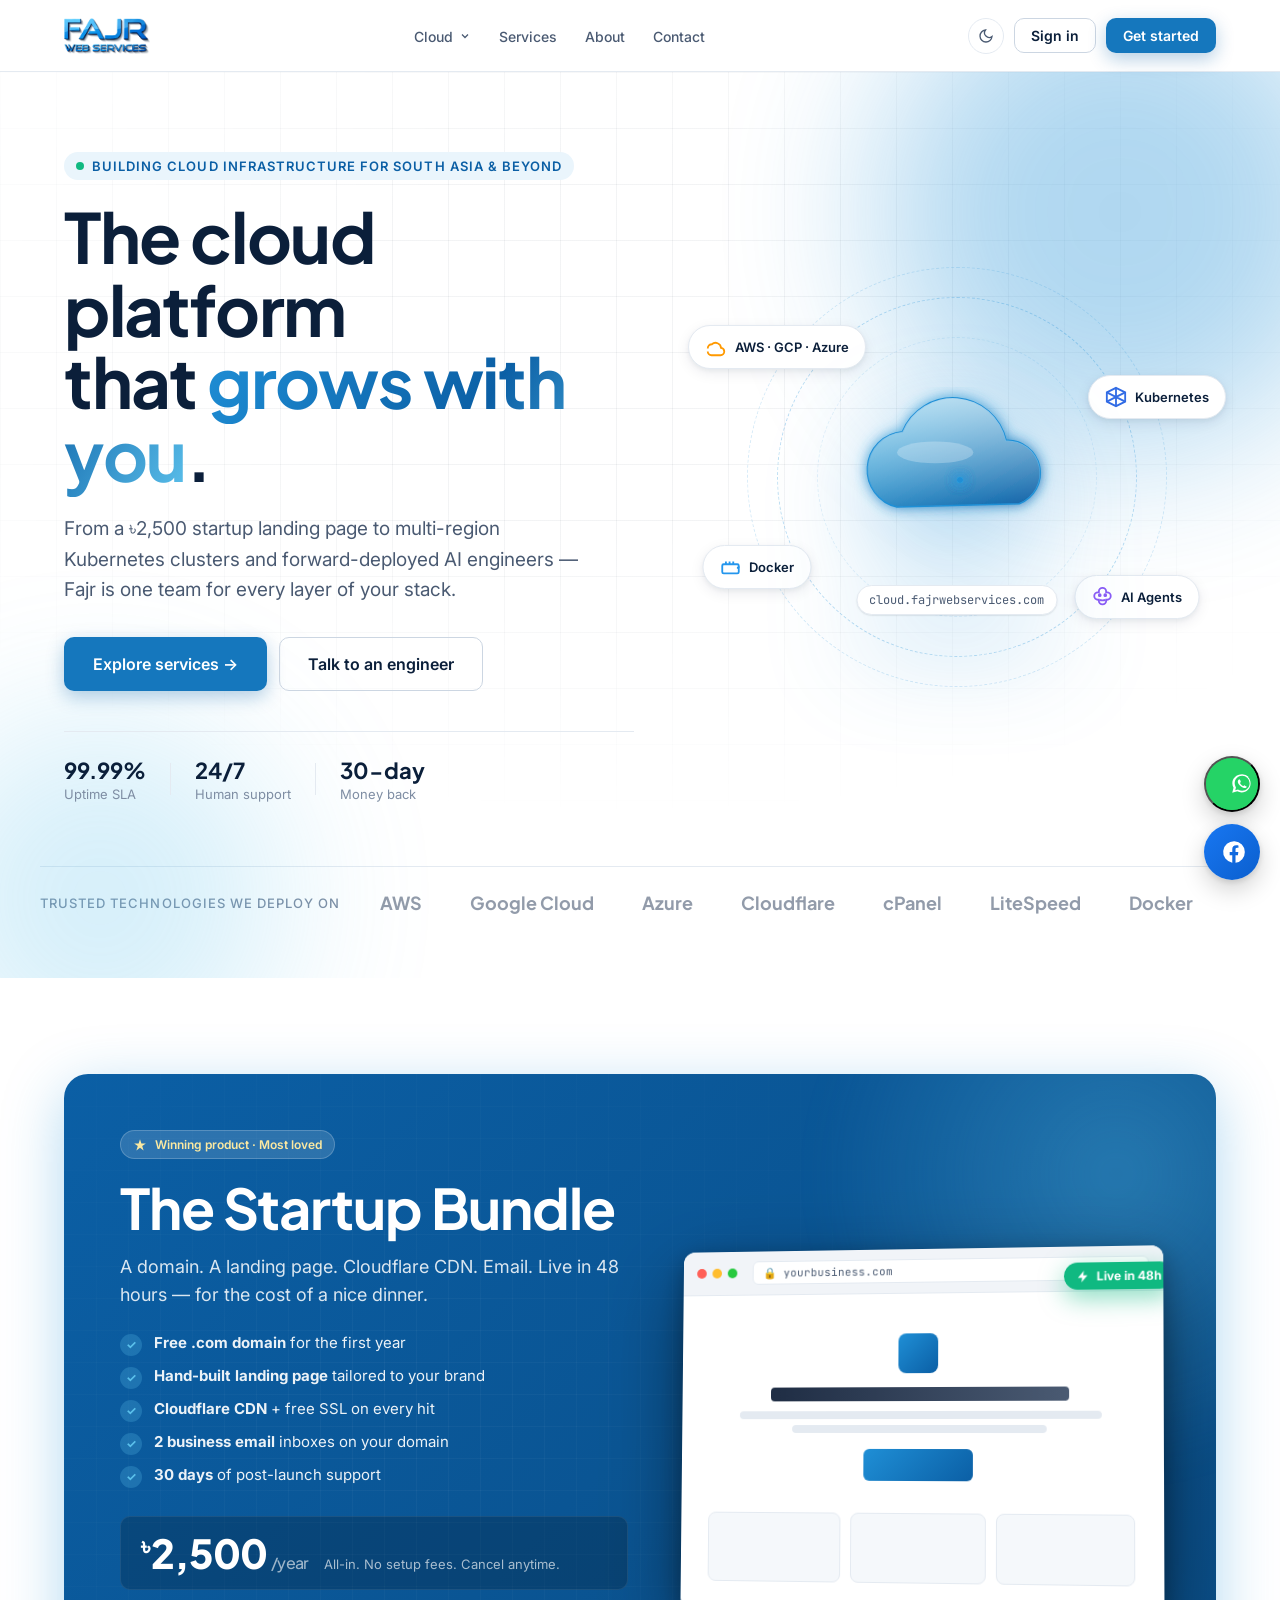
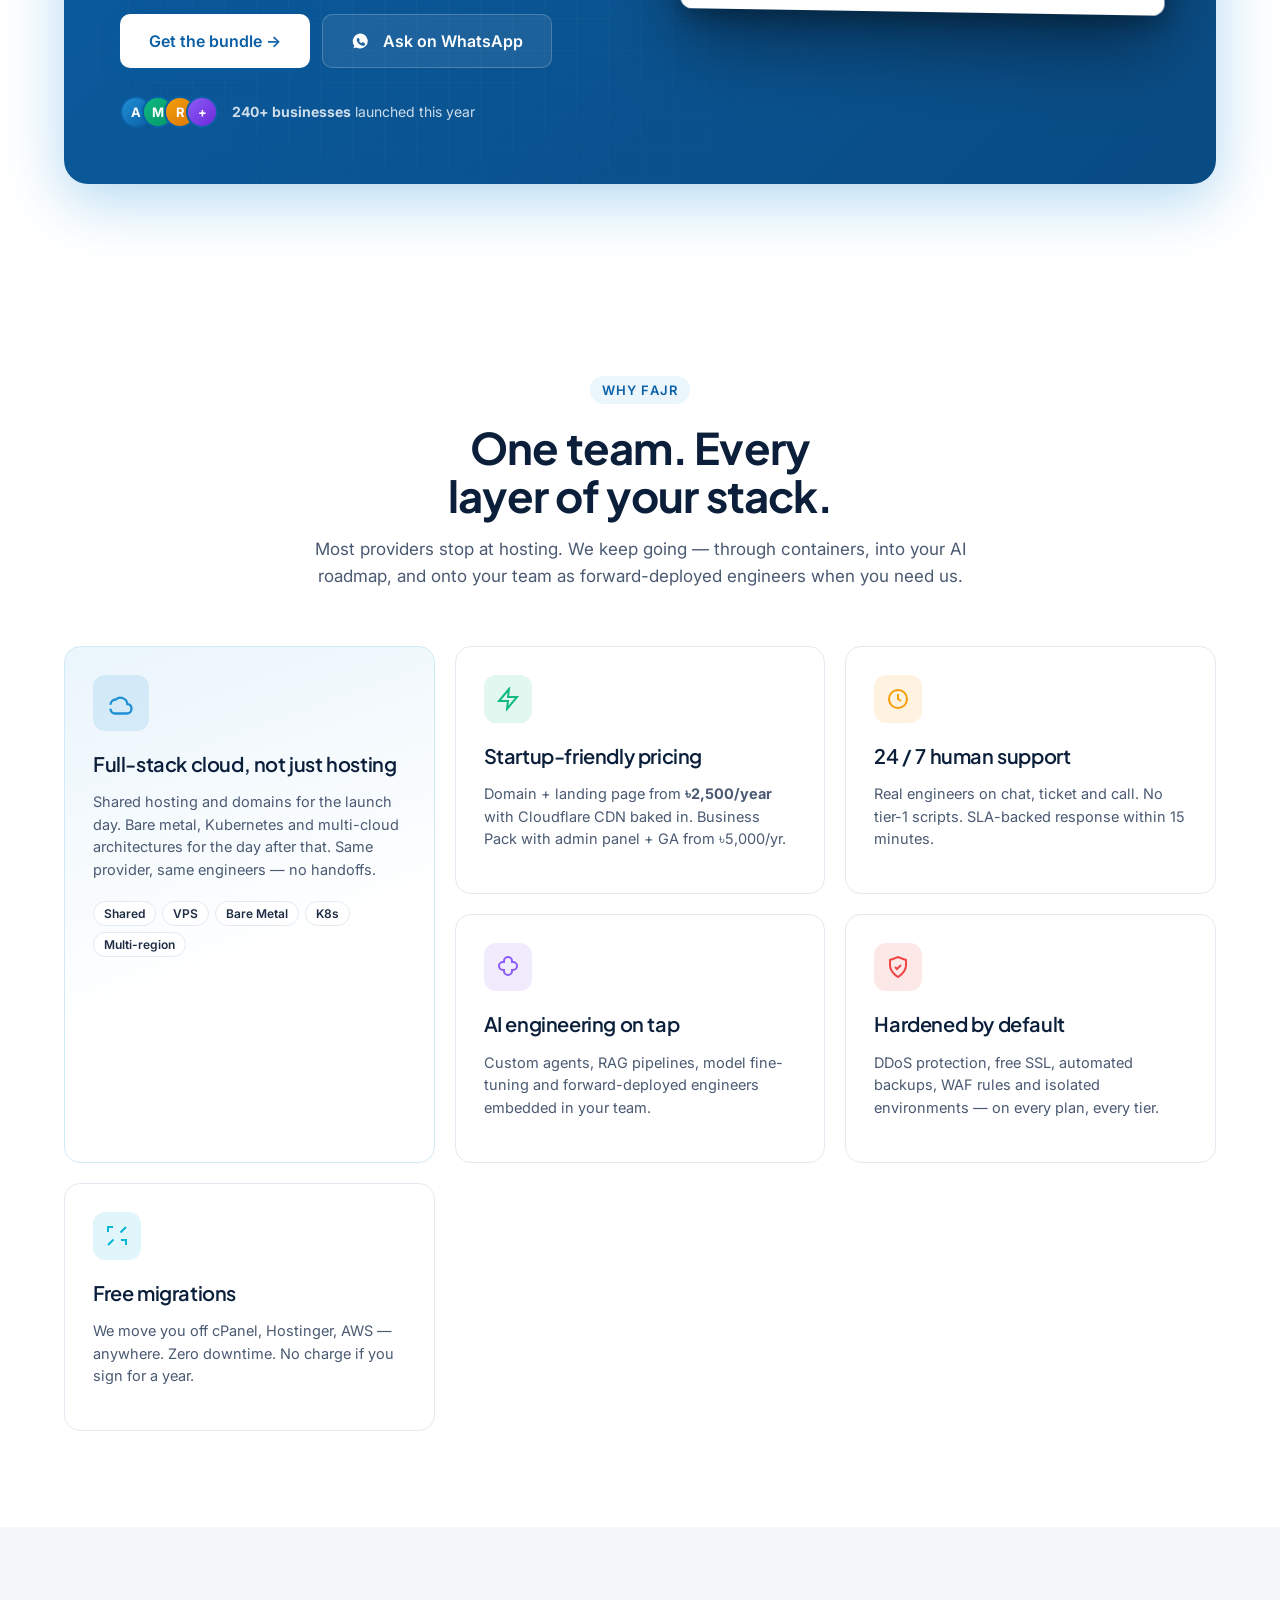
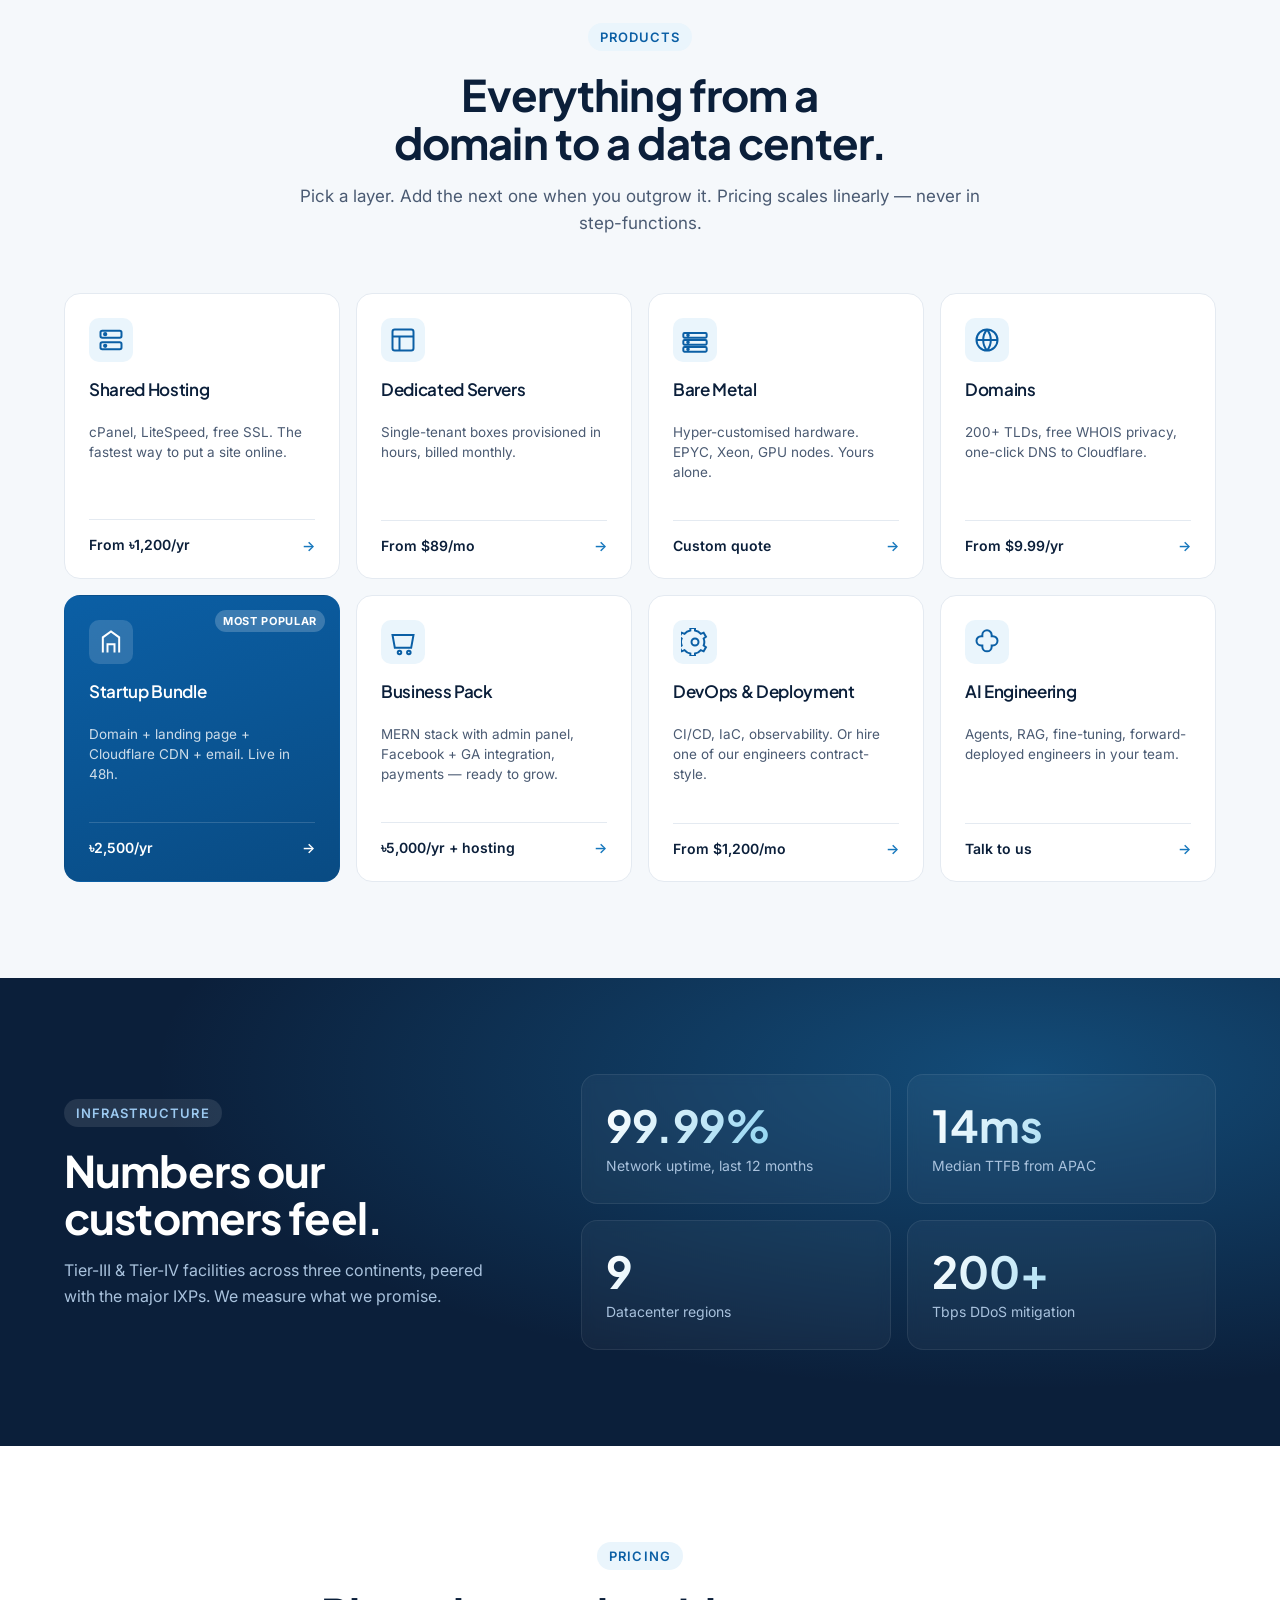
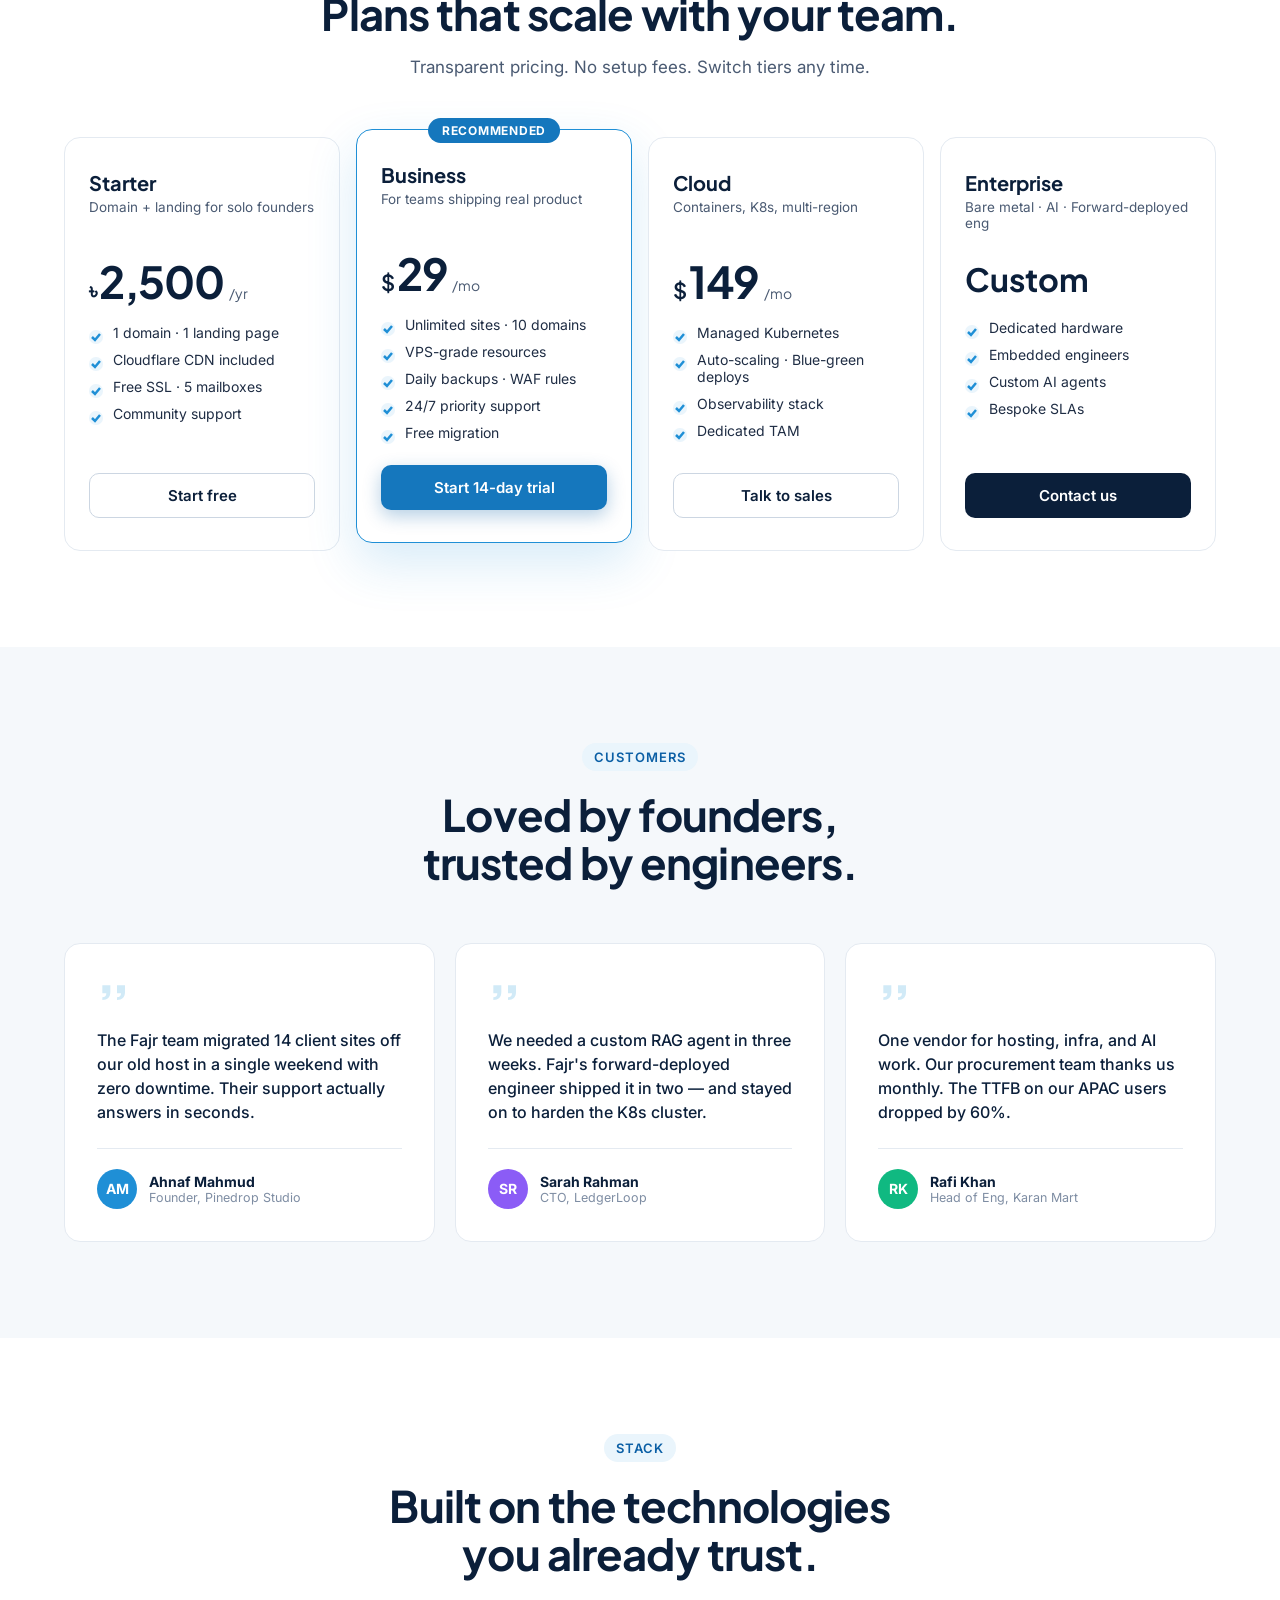
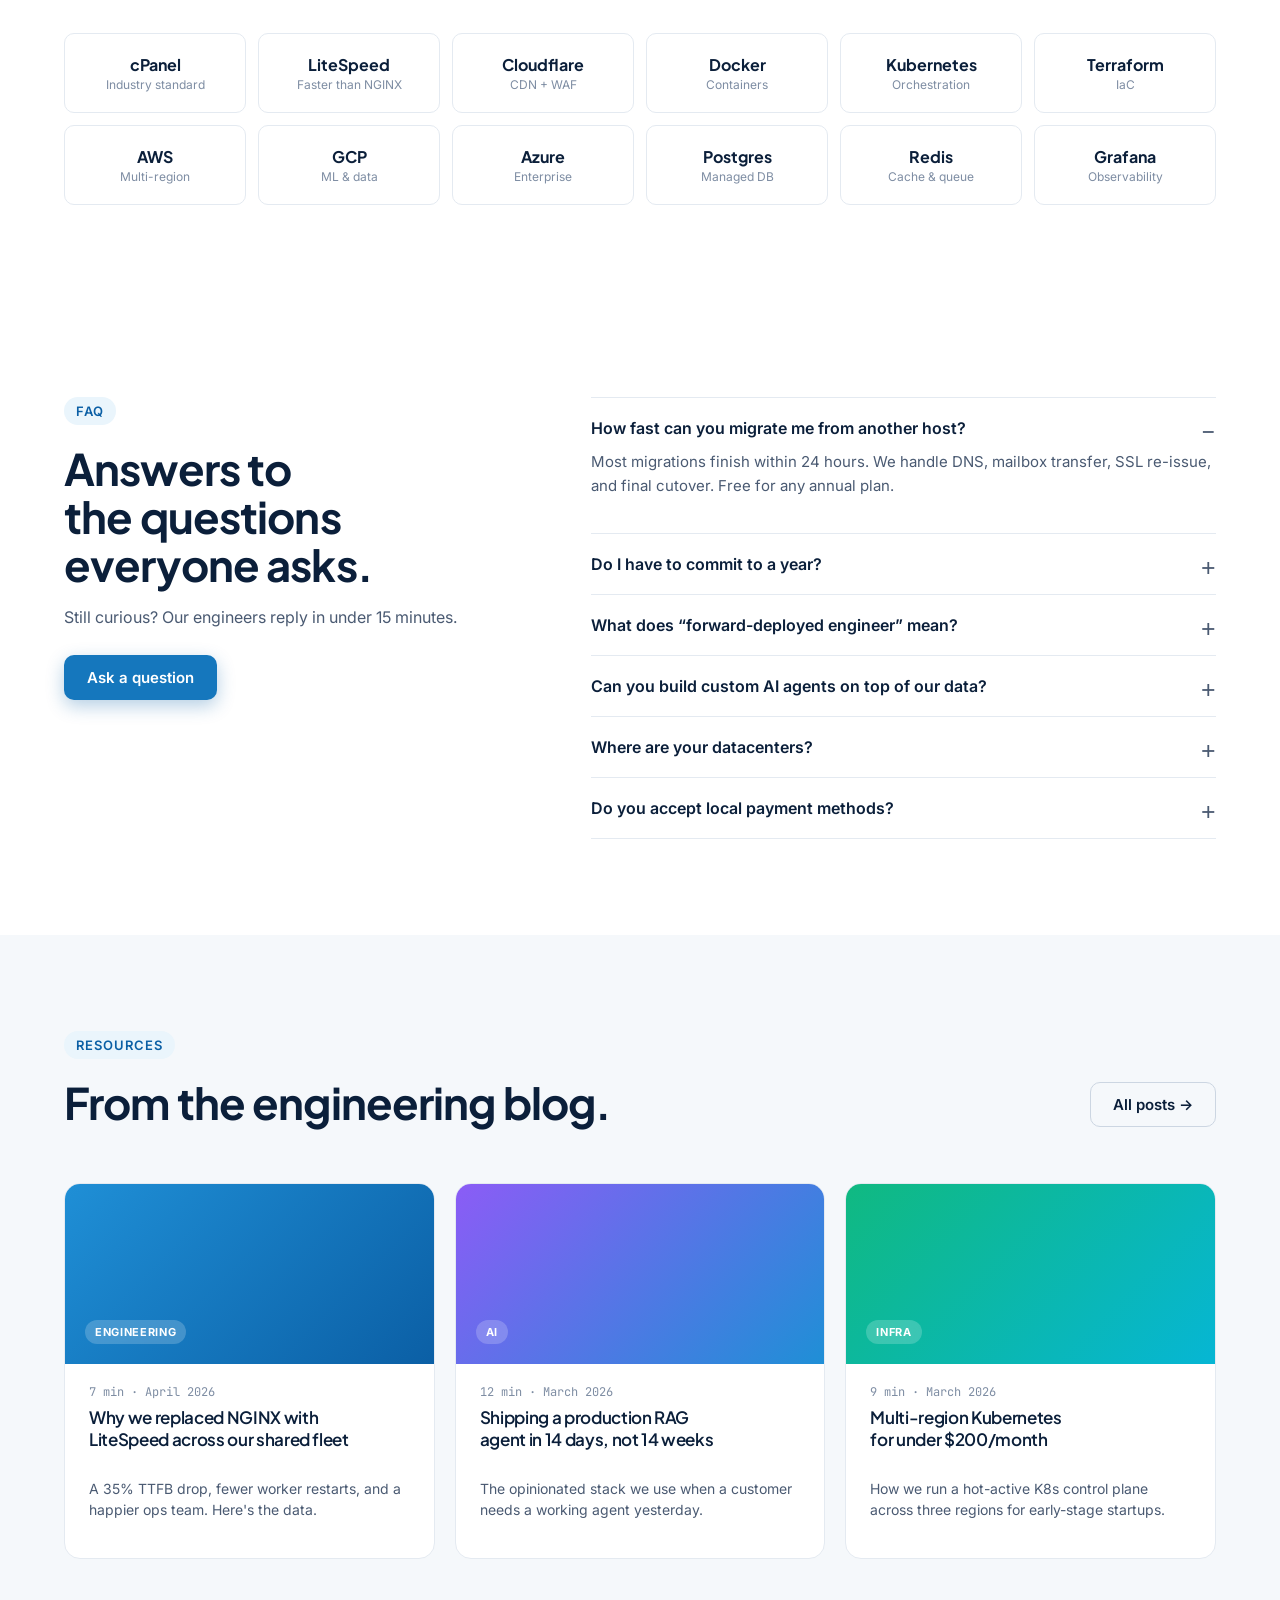
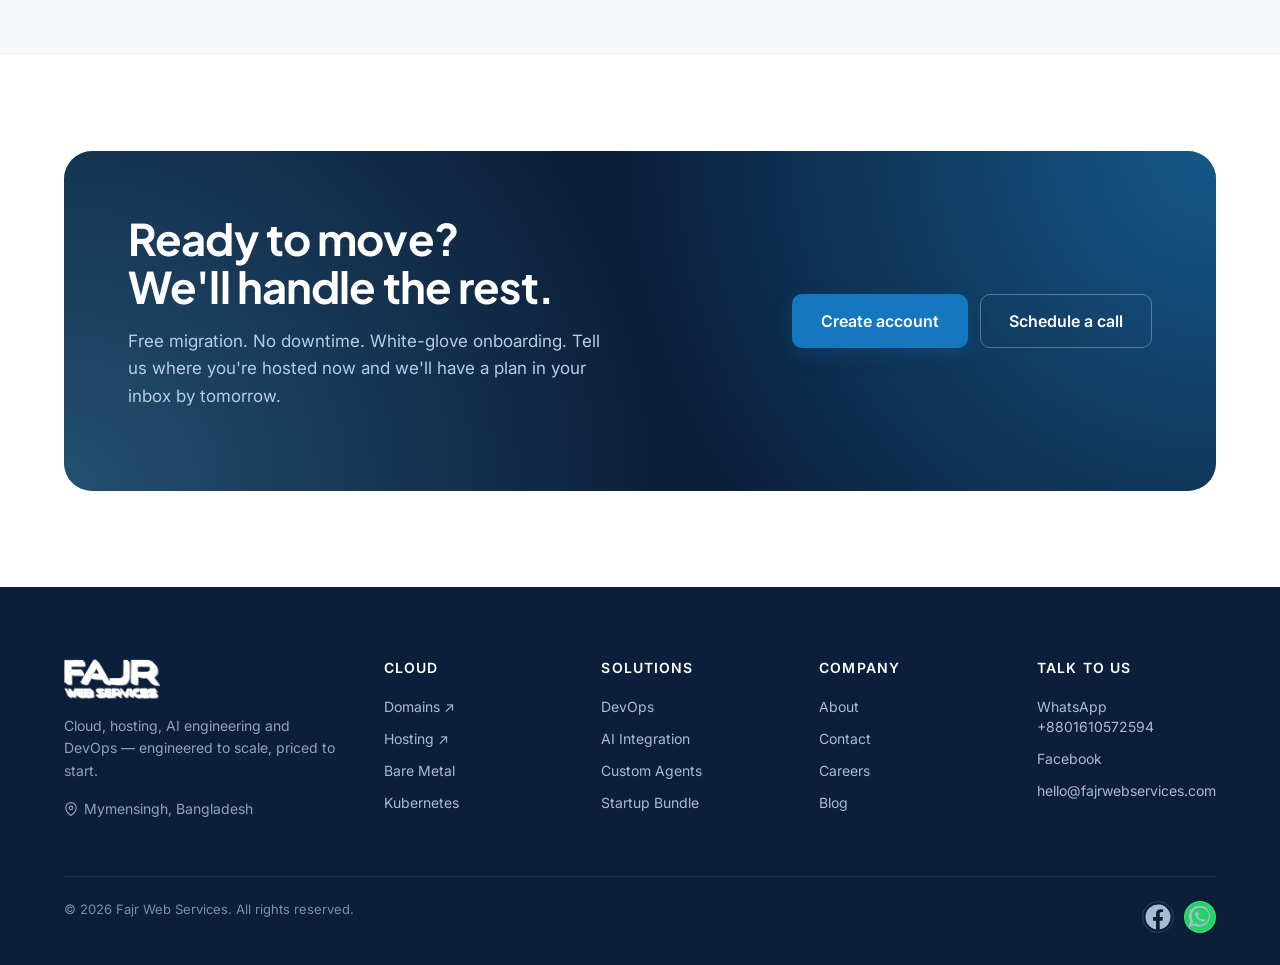
<file: index.html>
<!doctype html>
<html lang="en">
<head>
<meta charset="utf-8"/>
<meta name="viewport" content="width=device-width, initial-scale=1"/>
<title>Fajr Web Services — Cloud, Hosting, AI & DevOps</title>
<link rel="preconnect" href="https://fonts.googleapis.com">
<link rel="preconnect" href="https://fonts.gstatic.com" crossorigin>
<link href="https://fonts.googleapis.com/css2?family=Plus+Jakarta+Sans:wght@500;600;700;800&family=Inter:wght@400;500;600;700&family=JetBrains+Mono:wght@400;500&display=swap" rel="stylesheet">
<link rel="stylesheet" href="assets/styles.css">
<link rel="stylesheet" href="assets/home.css">
</head>
<body data-screen-label="01 Home">
<div data-nav="home"></div>

<!-- ============ HERO ============ -->
<section class="hero">
  <div class="hero-bg" aria-hidden="true">
    <div class="hero-grid"></div>
    <div class="hero-glow hg1"></div>
    <div class="hero-glow hg2"></div>
  </div>
  <div class="container hero-inner">
    <div class="hero-copy">
      <span class="eyebrow">
        <span class="dot-pulse"></span>
        Building cloud infrastructure for South Asia & beyond
      </span>
      <h1>The cloud platform<br/>that <span class="grad">grows with you</span>.</h1>
      <p class="lede">From a ৳2,500 startup landing page to multi-region Kubernetes clusters and forward-deployed AI engineers — Fajr is one team for every layer of your stack.</p>
      <div class="hero-cta">
        <a href="services.html" class="btn btn-primary btn-lg">Explore services →</a>
        <a href="contact.html" class="btn btn-ghost btn-lg">Talk to an engineer</a>
      </div>
      <div class="hero-trust">
        <div class="trust-item"><strong>99.99%</strong><span>Uptime SLA</span></div>
        <div class="trust-divider"></div>
        <div class="trust-item"><strong>24/7</strong><span>Human support</span></div>
        <div class="trust-divider"></div>
        <div class="trust-item"><strong>30-day</strong><span>Money back</span></div>
      </div>
    </div>

    <div class="hero-visual">
      <div class="cloud-stage">
        <!-- Orbits -->
        <div class="orbit o1"></div>
        <div class="orbit o2"></div>
        <div class="orbit o3"></div>

        <!-- Floating tech chips -->
        <div class="chip chip-aws" style="--x:-180px;--y:-130px;--d:0s">
          <svg width="22" height="22" viewBox="0 0 24 24" fill="none" stroke="currentColor" stroke-width="2"><path d="M3 17a4 4 0 0 0 4 4h10a4 4 0 0 0 4-4 4 4 0 0 0-3.5-3.97A6 6 0 0 0 7.5 9 4.5 4.5 0 0 0 3 13.5"/></svg>
          <span>AWS · GCP · Azure</span>
        </div>
        <div class="chip chip-k8s" style="--x:200px;--y:-80px;--d:.6s">
          <svg width="22" height="22" viewBox="0 0 24 24" fill="none" stroke="currentColor" stroke-width="2"><polygon points="12 2 22 7 22 17 12 22 2 17 2 7 12 2"/><path d="M12 2v20M2 7l20 10M22 7L2 17"/></svg>
          <span>Kubernetes</span>
        </div>
        <div class="chip chip-docker" style="--x:-200px;--y:90px;--d:1.2s">
          <svg width="22" height="22" viewBox="0 0 24 24" fill="none" stroke="currentColor" stroke-width="2"><rect x="3" y="9" width="18" height="10" rx="1.5"/><path d="M7 9V6M11 9V6M15 9V6M19 13c1 0 2-.4 2-1.5"/></svg>
          <span>Docker</span>
        </div>
        <div class="chip chip-ai" style="--x:180px;--y:120px;--d:1.8s">
          <svg width="22" height="22" viewBox="0 0 24 24" fill="none" stroke="currentColor" stroke-width="2"><path d="M12 2a4 4 0 0 0-4 4v1H7a4 4 0 0 0-4 4 4 4 0 0 0 4 4h1v1a4 4 0 0 0 4 4 4 4 0 0 0 4-4v-1h1a4 4 0 0 0 4-4 4 4 0 0 0-4-4h-1V6a4 4 0 0 0-4-4z"/><circle cx="9" cy="10" r="1"/><circle cx="15" cy="10" r="1"/><path d="M9 15c1 1 5 1 6 0"/></svg>
          <span>AI Agents</span>
        </div>

        <!-- Central cloud -->
        <div class="cloud-core">
          <svg viewBox="0 0 220 160" xmlns="http://www.w3.org/2000/svg">
            <defs>
              <linearGradient id="cg1" x1="0" y1="0" x2="1" y2="1">
                <stop offset="0" stop-color="#5BC0EB"/>
                <stop offset="1" stop-color="#0B5FA5"/>
              </linearGradient>
              <linearGradient id="cg2" x1="0" y1="0" x2="0" y2="1">
                <stop offset="0" stop-color="#ffffff" stop-opacity=".6"/>
                <stop offset="1" stop-color="#ffffff" stop-opacity="0"/>
              </linearGradient>
              <filter id="cglow" x="-50%" y="-50%" width="200%" height="200%">
                <feGaussianBlur stdDeviation="6" result="b"/>
                <feMerge><feMergeNode in="b"/><feMergeNode in="SourceGraphic"/></feMerge>
              </filter>
            </defs>
            <path filter="url(#cglow)" d="M55 110 a35 35 0 0 1 5-69 50 50 0 0 1 95 8 30 30 0 0 1 12 58 z" fill="url(#cg1)" stroke="#1F8FD6" stroke-width="1.5"/>
            <path d="M55 110 a35 35 0 0 1 5-69 50 50 0 0 1 95 8 30 30 0 0 1 12 58 z" fill="url(#cg2)"/>
            <!-- highlight -->
            <ellipse cx="90" cy="60" rx="35" ry="10" fill="#ffffff" fill-opacity=".25"/>
          </svg>
          <div class="cloud-label">cloud.fajrwebservices.com</div>
        </div>

        <!-- particles -->
        <div class="particle p1"></div>
        <div class="particle p2"></div>
        <div class="particle p3"></div>
        <div class="particle p4"></div>
        <div class="particle p5"></div>
      </div>
    </div>
  </div>

  <!-- Logo strip / partners -->
  <div class="container partner-strip">
    <span>Trusted technologies we deploy on</span>
    <div class="partner-row">
      <div class="partner">AWS</div>
      <div class="partner">Google Cloud</div>
      <div class="partner">Azure</div>
      <div class="partner">Cloudflare</div>
      <div class="partner">cPanel</div>
      <div class="partner">LiteSpeed</div>
      <div class="partner">Docker</div>
    </div>
  </div>
</section>

<!-- ============ WINNING PRODUCT (Startup Bundle) ============ -->
<section class="winning">
  <div class="container">
    <div class="winning-card">
      <div class="winning-bg" aria-hidden="true">
        <div class="wb-glow"></div>
        <div class="wb-grid"></div>
      </div>
      <div class="winning-copy">
        <span class="winning-flag">
          <svg width="14" height="14" viewBox="0 0 24 24" fill="currentColor"><path d="M12 2l2.4 7.4H22l-6.2 4.5 2.4 7.4L12 16.8 5.8 21.3l2.4-7.4L2 9.4h7.6z"/></svg>
          Winning product · Most loved
        </span>
        <h2>The Startup Bundle</h2>
        <p class="winning-lede">A domain. A landing page. Cloudflare CDN. Email. Live in 48 hours — for the cost of a nice dinner.</p>
        <ul class="winning-list">
          <li><span class="wl-check">✓</span><span><strong>Free .com domain</strong> for the first year</span></li>
          <li><span class="wl-check">✓</span><span><strong>Hand-built landing page</strong> tailored to your brand</span></li>
          <li><span class="wl-check">✓</span><span><strong>Cloudflare CDN</strong> + free SSL on every hit</span></li>
          <li><span class="wl-check">✓</span><span><strong>2 business email</strong> inboxes on your domain</span></li>
          <li><span class="wl-check">✓</span><span><strong>30 days</strong> of post-launch support</span></li>
        </ul>
        <div class="winning-price">
          <div class="wp-num"><span class="wp-cur">৳</span>2,500<span class="wp-per">/year</span></div>
          <div class="wp-sub">All-in. No setup fees. Cancel anytime.</div>
        </div>
        <div class="winning-cta">
          <a href="services.html#startup" class="btn btn-primary btn-lg">Get the bundle →</a>
          <a href="https://wa.me/8801610572594?text=I%27m%20interested%20in%20the%20Startup%20Bundle" target="_blank" rel="noopener" class="btn btn-ghost btn-lg">
            <svg width="18" height="18" viewBox="0 0 24 24" fill="currentColor" style="display:inline;vertical-align:-3px;margin-right:6px"><path d="M17.5 14.4c-.3-.1-1.6-.8-1.9-.9-.3-.1-.4-.1-.6.1l-.8 1c-.2.2-.3.2-.6.1-1-.5-2-1.1-2.7-2-.2-.3-.2-.4 0-.7.1-.1.3-.4.4-.6.1-.2.1-.3.2-.5 0-.2 0-.4-.1-.5l-.9-2c-.2-.5-.4-.4-.6-.4h-.5c-.2 0-.5.1-.7.3-.3.3-1 .9-1 2.3s1 2.7 1.2 2.9c.1.2 2 3 4.8 4.2 1.7.7 2.3.7 3.1.6.5-.1 1.6-.6 1.8-1.3.2-.6.2-1.2.2-1.3 0-.1-.2-.2-.5-.3zM12 22a10 10 0 0 1-5-1.4l-3.6 1 1-3.5A10 10 0 1 1 12 22z"/></svg>
            Ask on WhatsApp
          </a>
        </div>
        <div class="winning-trust">
          <div class="wt-avatars">
            <span style="background:linear-gradient(135deg,#1F8FD6,#0B5FA5)">A</span>
            <span style="background:linear-gradient(135deg,#10B981,#059669)">M</span>
            <span style="background:linear-gradient(135deg,#F59E0B,#D97706)">R</span>
            <span style="background:linear-gradient(135deg,#8B5CF6,#6D28D9)">+</span>
          </div>
          <div><strong>240+ businesses</strong> launched this year</div>
        </div>
      </div>
      <div class="winning-visual" aria-hidden="true">
        <div class="browser-mock">
          <div class="bm-bar">
            <span class="bm-dot" style="background:#FF5F56"></span>
            <span class="bm-dot" style="background:#FFBD2E"></span>
            <span class="bm-dot" style="background:#27C93F"></span>
            <div class="bm-url">🔒 yourbusiness.com</div>
          </div>
          <div class="bm-body">
            <div class="bm-hero">
              <div class="bm-logo"></div>
              <div class="bm-title"></div>
              <div class="bm-text"></div>
              <div class="bm-text short"></div>
              <div class="bm-cta"></div>
            </div>
            <div class="bm-row">
              <div class="bm-card"></div>
              <div class="bm-card"></div>
              <div class="bm-card"></div>
            </div>
          </div>
          <div class="bm-badge">
            <svg width="14" height="14" viewBox="0 0 24 24" fill="currentColor"><path d="M13 2 3 14h7l-1 8 10-12h-7z"/></svg>
            Live in 48h
          </div>
        </div>
      </div>
    </div>
  </div>
</section>

<!-- ============ WHY US / FEATURES ============ -->
<section class="features">
  <div class="container">
    <div class="section-head">
      <span class="eyebrow">Why Fajr</span>
      <h2>One team. Every layer of your stack.</h2>
      <p>Most providers stop at hosting. We keep going — through containers, into your AI roadmap, and onto your team as forward-deployed engineers when you need us.</p>
    </div>

    <div class="feature-grid">
      <div class="feature-card big">
        <div class="ftr-icon" style="--c:#1F8FD6">
          <svg width="28" height="28" viewBox="0 0 24 24" fill="none" stroke="currentColor" stroke-width="2"><path d="M3 17a4 4 0 0 0 4 4h10a4 4 0 0 0 4-4 4 4 0 0 0-3.5-3.97A6 6 0 0 0 7.5 9 4.5 4.5 0 0 0 3 13.5"/></svg>
        </div>
        <h3>Full-stack cloud, not just hosting</h3>
        <p>Shared hosting and domains for the launch day. Bare metal, Kubernetes and multi-cloud architectures for the day after that. Same provider, same engineers — no handoffs.</p>
        <div class="ftr-tags">
          <span>Shared</span><span>VPS</span><span>Bare Metal</span><span>K8s</span><span>Multi-region</span>
        </div>
      </div>

      <div class="feature-card">
        <div class="ftr-icon" style="--c:#10B981">
          <svg width="24" height="24" viewBox="0 0 24 24" fill="none" stroke="currentColor" stroke-width="2"><path d="M13 2 3 14h9l-1 8 10-12h-9z"/></svg>
        </div>
        <h3>Startup-friendly pricing</h3>
        <p>Domain + landing page from <strong>৳2,500/year</strong> with Cloudflare CDN baked in. Business Pack with admin panel + GA from ৳5,000/yr.</p>
      </div>

      <div class="feature-card">
        <div class="ftr-icon" style="--c:#F59E0B">
          <svg width="24" height="24" viewBox="0 0 24 24" fill="none" stroke="currentColor" stroke-width="2"><circle cx="12" cy="12" r="9"/><path d="M12 7v5l3 2"/></svg>
        </div>
        <h3>24 / 7 human support</h3>
        <p>Real engineers on chat, ticket and call. No tier-1 scripts. SLA-backed response within 15 minutes.</p>
      </div>

      <div class="feature-card">
        <div class="ftr-icon" style="--c:#8B5CF6">
          <svg width="24" height="24" viewBox="0 0 24 24" fill="none" stroke="currentColor" stroke-width="2"><path d="M12 2a4 4 0 0 0-4 4v1H7a4 4 0 0 0-4 4 4 4 0 0 0 4 4h1v1a4 4 0 0 0 4 4 4 4 0 0 0 4-4v-1h1a4 4 0 0 0 4-4 4 4 0 0 0-4-4h-1V6a4 4 0 0 0-4-4z"/></svg>
        </div>
        <h3>AI engineering on tap</h3>
        <p>Custom agents, RAG pipelines, model fine-tuning and forward-deployed engineers embedded in your team.</p>
      </div>

      <div class="feature-card">
        <div class="ftr-icon" style="--c:#EF4444">
          <svg width="24" height="24" viewBox="0 0 24 24" fill="none" stroke="currentColor" stroke-width="2"><path d="M12 22s-8-4.5-8-12V5l8-3 8 3v5c0 7.5-8 12-8 12z"/><path d="m9 12 2 2 4-4"/></svg>
        </div>
        <h3>Hardened by default</h3>
        <p>DDoS protection, free SSL, automated backups, WAF rules and isolated environments — on every plan, every tier.</p>
      </div>

      <div class="feature-card">
        <div class="ftr-icon" style="--c:#06B6D4">
          <svg width="24" height="24" viewBox="0 0 24 24" fill="none" stroke="currentColor" stroke-width="2"><path d="M16 16h5v5M3 21l5.5-5.5M21 3l-5.5 5.5M3 8V3h5"/></svg>
        </div>
        <h3>Free migrations</h3>
        <p>We move you off cPanel, Hostinger, AWS — anywhere. Zero downtime. No charge if you sign for a year.</p>
      </div>
    </div>
  </div>
</section>

<!-- ============ PRODUCT GRID ============ -->
<section class="products" id="products">
  <div class="container">
    <div class="section-head">
      <span class="eyebrow">Products</span>
      <h2>Everything from a domain to a data center.</h2>
      <p>Pick a layer. Add the next one when you outgrow it. Pricing scales linearly — never in step-functions.</p>
    </div>

    <div class="product-grid">
      <a class="product-card" href="services.html#shared">
        <div class="pc-icon"><svg width="28" height="28" viewBox="0 0 24 24" fill="none" stroke="currentColor" stroke-width="1.7"><rect x="3" y="4" width="18" height="6" rx="1.5"/><rect x="3" y="14" width="18" height="6" rx="1.5"/><circle cx="7" cy="7" r="1" fill="currentColor"/><circle cx="7" cy="17" r="1" fill="currentColor"/></svg></div>
        <h3>Shared Hosting</h3>
        <p>cPanel, LiteSpeed, free SSL. The fastest way to put a site online.</p>
        <div class="pc-meta"><span>From ৳1,200/yr</span><span class="arrow">→</span></div>
      </a>

      <a class="product-card" href="services.html#dedicated">
        <div class="pc-icon"><svg width="28" height="28" viewBox="0 0 24 24" fill="none" stroke="currentColor" stroke-width="1.7"><rect x="3" y="3" width="18" height="18" rx="2"/><path d="M3 9h18M9 21V9"/></svg></div>
        <h3>Dedicated Servers</h3>
        <p>Single-tenant boxes provisioned in hours, billed monthly.</p>
        <div class="pc-meta"><span>From $89/mo</span><span class="arrow">→</span></div>
      </a>

      <a class="product-card" href="services.html#bare-metal">
        <div class="pc-icon"><svg width="28" height="28" viewBox="0 0 24 24" fill="none" stroke="currentColor" stroke-width="1.7"><rect x="2" y="6" width="20" height="4" rx="1"/><rect x="2" y="12" width="20" height="4" rx="1"/><rect x="2" y="18" width="20" height="4" rx="1"/><circle cx="6" cy="8" r=".7" fill="currentColor"/><circle cx="6" cy="14" r=".7" fill="currentColor"/><circle cx="6" cy="20" r=".7" fill="currentColor"/></svg></div>
        <h3>Bare Metal</h3>
        <p>Hyper-customised hardware. EPYC, Xeon, GPU nodes. Yours alone.</p>
        <div class="pc-meta"><span>Custom quote</span><span class="arrow">→</span></div>
      </a>

      <a class="product-card" href="services.html#domains">
        <div class="pc-icon"><svg width="28" height="28" viewBox="0 0 24 24" fill="none" stroke="currentColor" stroke-width="1.7"><circle cx="12" cy="12" r="9"/><path d="M3 12h18M12 3a14 14 0 0 1 0 18M12 3a14 14 0 0 0 0 18"/></svg></div>
        <h3>Domains</h3>
        <p>200+ TLDs, free WHOIS privacy, one-click DNS to Cloudflare.</p>
        <div class="pc-meta"><span>From $9.99/yr</span><span class="arrow">→</span></div>
      </a>

      <a class="product-card highlight" href="services.html#startup">
        <div class="pc-badge">Most popular</div>
        <div class="pc-icon"><svg width="28" height="28" viewBox="0 0 24 24" fill="none" stroke="currentColor" stroke-width="1.7"><path d="M5 21V8l7-5 7 5v13"/><path d="M9 21v-7h6v7"/></svg></div>
        <h3>Startup Bundle</h3>
        <p>Domain + landing page + Cloudflare CDN + email. Live in 48h.</p>
        <div class="pc-meta"><span>৳2,500/yr</span><span class="arrow">→</span></div>
      </a>

      <a class="product-card" href="services.html#commerce">
        <div class="pc-icon"><svg width="28" height="28" viewBox="0 0 24 24" fill="none" stroke="currentColor" stroke-width="1.7"><path d="M3 6h18l-2 11H5z"/><circle cx="9" cy="21" r="1.5"/><circle cx="17" cy="21" r="1.5"/></svg></div>
        <h3>Business Pack</h3>
        <p>MERN stack with admin panel, Facebook + GA integration, payments — ready to grow.</p>
        <div class="pc-meta"><span>৳5,000/yr + hosting</span><span class="arrow">→</span></div>
      </a>

      <a class="product-card" href="services.html#devops">
        <div class="pc-icon"><svg width="28" height="28" viewBox="0 0 24 24" fill="none" stroke="currentColor" stroke-width="1.7"><circle cx="12" cy="12" r="3"/><path d="M19.4 15a7.97 7.97 0 0 0 0-6l2-1.5-2-3.5-2.4 1a8.05 8.05 0 0 0-5-2.9V0h-4v2.1a8.05 8.05 0 0 0-5 2.9l-2.4-1-2 3.5 2 1.5a7.97 7.97 0 0 0 0 6l-2 1.5 2 3.5 2.4-1a8.05 8.05 0 0 0 5 2.9V24h4v-2.1a8.05 8.05 0 0 0 5-2.9l2.4 1 2-3.5z"/></svg></div>
        <h3>DevOps & Deployment</h3>
        <p>CI/CD, IaC, observability. Or hire one of our engineers contract-style.</p>
        <div class="pc-meta"><span>From $1,200/mo</span><span class="arrow">→</span></div>
      </a>

      <a class="product-card" href="services.html#ai">
        <div class="pc-icon"><svg width="28" height="28" viewBox="0 0 24 24" fill="none" stroke="currentColor" stroke-width="1.7"><path d="M12 2a4 4 0 0 0-4 4v1H7a4 4 0 0 0-4 4 4 4 0 0 0 4 4h1v1a4 4 0 0 0 4 4 4 4 0 0 0 4-4v-1h1a4 4 0 0 0 4-4 4 4 0 0 0-4-4h-1V6a4 4 0 0 0-4-4z"/></svg></div>
        <h3>AI Engineering</h3>
        <p>Agents, RAG, fine-tuning, forward-deployed engineers in your team.</p>
        <div class="pc-meta"><span>Talk to us</span><span class="arrow">→</span></div>
      </a>
    </div>
  </div>
</section>

<!-- ============ DATACENTER STATS ============ -->
<section class="stats">
  <div class="container">
    <div class="stats-inner">
      <div class="stats-copy">
        <span class="eyebrow" style="background:rgba(255,255,255,.1);color:#9CC9F0">Infrastructure</span>
        <h2 style="color:#fff">Numbers our customers feel.</h2>
        <p style="color:#A9C2DD">Tier-III & Tier-IV facilities across three continents, peered with the major IXPs. We measure what we promise.</p>
      </div>
      <div class="stats-grid">
        <div class="stat"><strong>99.99%</strong><span>Network uptime, last 12 months</span></div>
        <div class="stat"><strong>14ms</strong><span>Median TTFB from APAC</span></div>
        <div class="stat"><strong>9</strong><span>Datacenter regions</span></div>
        <div class="stat"><strong>200+</strong><span>Tbps DDoS mitigation</span></div>
      </div>
    </div>
  </div>
</section>

<!-- ============ PRICING ============ -->
<section class="pricing" id="pricing">
  <div class="container">
    <div class="section-head">
      <span class="eyebrow">Pricing</span>
      <h2>Plans that scale with your team.</h2>
      <p>Transparent pricing. No setup fees. Switch tiers any time.</p>
    </div>

    <div class="pricing-grid">
      <div class="price-card">
        <div class="pc-name">Starter</div>
        <div class="pc-desc">Domain + landing for solo founders</div>
        <div class="pc-price"><span class="cur">৳</span><span class="num">2,500</span><span class="per">/yr</span></div>
        <ul class="pc-list">
          <li>1 domain · 1 landing page</li>
          <li>Cloudflare CDN included</li>
          <li>Free SSL · 5 mailboxes</li>
          <li>Community support</li>
        </ul>
        <a href="login.html?tab=register" class="btn btn-ghost" style="width:100%;justify-content:center;">Start free</a>
      </div>

      <div class="price-card featured">
        <div class="pc-flag">Recommended</div>
        <div class="pc-name">Business</div>
        <div class="pc-desc">For teams shipping real product</div>
        <div class="pc-price"><span class="cur">$</span><span class="num">29</span><span class="per">/mo</span></div>
        <ul class="pc-list">
          <li>Unlimited sites · 10 domains</li>
          <li>VPS-grade resources</li>
          <li>Daily backups · WAF rules</li>
          <li>24/7 priority support</li>
          <li>Free migration</li>
        </ul>
        <a href="login.html?tab=register" class="btn btn-primary" style="width:100%;justify-content:center;">Start 14-day trial</a>
      </div>

      <div class="price-card">
        <div class="pc-name">Cloud</div>
        <div class="pc-desc">Containers, K8s, multi-region</div>
        <div class="pc-price"><span class="cur">$</span><span class="num">149</span><span class="per">/mo</span></div>
        <ul class="pc-list">
          <li>Managed Kubernetes</li>
          <li>Auto-scaling · Blue-green deploys</li>
          <li>Observability stack</li>
          <li>Dedicated TAM</li>
        </ul>
        <a href="contact.html" class="btn btn-ghost" style="width:100%;justify-content:center;">Talk to sales</a>
      </div>

      <div class="price-card">
        <div class="pc-name">Enterprise</div>
        <div class="pc-desc">Bare metal · AI · Forward-deployed eng</div>
        <div class="pc-price"><span class="custom">Custom</span></div>
        <ul class="pc-list">
          <li>Dedicated hardware</li>
          <li>Embedded engineers</li>
          <li>Custom AI agents</li>
          <li>Bespoke SLAs</li>
        </ul>
        <a href="contact.html" class="btn btn-dark" style="width:100%;justify-content:center;">Contact us</a>
      </div>
    </div>
  </div>
</section>

<!-- ============ TESTIMONIALS ============ -->
<section class="testimonials">
  <div class="container">
    <div class="section-head">
      <span class="eyebrow">Customers</span>
      <h2>Loved by founders, trusted by engineers.</h2>
    </div>
    <div class="testimonial-grid">
      <figure class="quote">
        <svg class="qmark" width="32" height="32" viewBox="0 0 24 24" fill="currentColor"><path d="M9 7H4v6h3c0 2-1 3-3 3v2c4 0 6-2 6-6V7zm11 0h-5v6h3c0 2-1 3-3 3v2c4 0 6-2 6-6V7z"/></svg>
        <blockquote>The Fajr team migrated 14 client sites off our old host in a single weekend with zero downtime. Their support actually answers in seconds.</blockquote>
        <figcaption>
          <div class="avatar" style="background:#1F8FD6">AM</div>
          <div><strong>Ahnaf Mahmud</strong><span>Founder, Pinedrop Studio</span></div>
        </figcaption>
      </figure>
      <figure class="quote">
        <svg class="qmark" width="32" height="32" viewBox="0 0 24 24" fill="currentColor"><path d="M9 7H4v6h3c0 2-1 3-3 3v2c4 0 6-2 6-6V7zm11 0h-5v6h3c0 2-1 3-3 3v2c4 0 6-2 6-6V7z"/></svg>
        <blockquote>We needed a custom RAG agent in three weeks. Fajr's forward-deployed engineer shipped it in two — and stayed on to harden the K8s cluster.</blockquote>
        <figcaption>
          <div class="avatar" style="background:#8B5CF6">SR</div>
          <div><strong>Sarah Rahman</strong><span>CTO, LedgerLoop</span></div>
        </figcaption>
      </figure>
      <figure class="quote">
        <svg class="qmark" width="32" height="32" viewBox="0 0 24 24" fill="currentColor"><path d="M9 7H4v6h3c0 2-1 3-3 3v2c4 0 6-2 6-6V7zm11 0h-5v6h3c0 2-1 3-3 3v2c4 0 6-2 6-6V7z"/></svg>
        <blockquote>One vendor for hosting, infra, and AI work. Our procurement team thanks us monthly. The TTFB on our APAC users dropped by 60%.</blockquote>
        <figcaption>
          <div class="avatar" style="background:#10B981">RK</div>
          <div><strong>Rafi Khan</strong><span>Head of Eng, Karan Mart</span></div>
        </figcaption>
      </figure>
    </div>
  </div>
</section>

<!-- ============ TECH STACK STRIP ============ -->
<section class="techstack">
  <div class="container">
    <div class="section-head">
      <span class="eyebrow">Stack</span>
      <h2>Built on the technologies you already trust.</h2>
    </div>
    <div class="ts-grid">
      <div class="ts-tile"><div class="ts-name">cPanel</div><div class="ts-desc">Industry standard</div></div>
      <div class="ts-tile"><div class="ts-name">LiteSpeed</div><div class="ts-desc">Faster than NGINX</div></div>
      <div class="ts-tile"><div class="ts-name">Cloudflare</div><div class="ts-desc">CDN + WAF</div></div>
      <div class="ts-tile"><div class="ts-name">Docker</div><div class="ts-desc">Containers</div></div>
      <div class="ts-tile"><div class="ts-name">Kubernetes</div><div class="ts-desc">Orchestration</div></div>
      <div class="ts-tile"><div class="ts-name">Terraform</div><div class="ts-desc">IaC</div></div>
      <div class="ts-tile"><div class="ts-name">AWS</div><div class="ts-desc">Multi-region</div></div>
      <div class="ts-tile"><div class="ts-name">GCP</div><div class="ts-desc">ML & data</div></div>
      <div class="ts-tile"><div class="ts-name">Azure</div><div class="ts-desc">Enterprise</div></div>
      <div class="ts-tile"><div class="ts-name">Postgres</div><div class="ts-desc">Managed DB</div></div>
      <div class="ts-tile"><div class="ts-name">Redis</div><div class="ts-desc">Cache & queue</div></div>
      <div class="ts-tile"><div class="ts-name">Grafana</div><div class="ts-desc">Observability</div></div>
    </div>
  </div>
</section>

<!-- ============ FAQ ============ -->
<section class="faq">
  <div class="container faq-inner">
    <div class="faq-side">
      <span class="eyebrow">FAQ</span>
      <h2>Answers to the questions everyone asks.</h2>
      <p>Still curious? Our engineers reply in under 15 minutes.</p>
      <a href="contact.html" class="btn btn-primary">Ask a question</a>
    </div>
    <div class="faq-list">
      <details open>
        <summary>How fast can you migrate me from another host?</summary>
        <p>Most migrations finish within 24 hours. We handle DNS, mailbox transfer, SSL re-issue, and final cutover. Free for any annual plan.</p>
      </details>
      <details>
        <summary>Do I have to commit to a year?</summary>
        <p>No. Monthly billing is available on every cloud and dedicated plan. Annual plans get a 20% discount and free migration.</p>
      </details>
      <details>
        <summary>What does “forward-deployed engineer” mean?</summary>
        <p>One of our senior engineers joins your team Slack/standups for a fixed contract. They ship code, own infra, and roll off cleanly when the work is done.</p>
      </details>
      <details>
        <summary>Can you build custom AI agents on top of our data?</summary>
        <p>Yes. We've shipped RAG pipelines, voice agents, internal copilots, and fine-tuned models for fintech, retail, and logistics customers. Talk to us about scope.</p>
      </details>
      <details>
        <summary>Where are your datacenters?</summary>
        <p>We operate or peer in Singapore, Mumbai, Dhaka, Frankfurt, London, Ashburn, San Jose, São Paulo and Sydney.</p>
      </details>
      <details>
        <summary>Do you accept local payment methods?</summary>
        <p>Yes — bKash, Nagad, cards, bank transfer, USDT, and standard wire for international clients.</p>
      </details>
    </div>
  </div>
</section>

<!-- ============ BLOG TEASER ============ -->
<section class="blog">
  <div class="container">
    <div class="section-head" style="text-align:left;display:flex;justify-content:space-between;align-items:end;flex-wrap:wrap;gap:24px;max-width:none;">
      <div>
        <span class="eyebrow">Resources</span>
        <h2>From the engineering blog.</h2>
      </div>
      <a href="#" class="btn btn-ghost">All posts →</a>
    </div>
    <div class="blog-grid">
      <a class="blog-card">
        <div class="blog-thumb" style="background:linear-gradient(135deg,#1F8FD6,#0B5FA5);">
          <span class="blog-tag">Engineering</span>
        </div>
        <div class="blog-meta">7 min · April 2026</div>
        <h3>Why we replaced NGINX with LiteSpeed across our shared fleet</h3>
        <p>A 35% TTFB drop, fewer worker restarts, and a happier ops team. Here's the data.</p>
      </a>
      <a class="blog-card">
        <div class="blog-thumb" style="background:linear-gradient(135deg,#8B5CF6,#1F8FD6);">
          <span class="blog-tag">AI</span>
        </div>
        <div class="blog-meta">12 min · March 2026</div>
        <h3>Shipping a production RAG agent in 14 days, not 14 weeks</h3>
        <p>The opinionated stack we use when a customer needs a working agent yesterday.</p>
      </a>
      <a class="blog-card">
        <div class="blog-thumb" style="background:linear-gradient(135deg,#10B981,#06B6D4);">
          <span class="blog-tag">Infra</span>
        </div>
        <div class="blog-meta">9 min · March 2026</div>
        <h3>Multi-region Kubernetes for under $200/month</h3>
        <p>How we run a hot-active K8s control plane across three regions for early-stage startups.</p>
      </a>
    </div>
  </div>
</section>

<!-- ============ CTA / MIGRATION ============ -->
<section class="cta">
  <div class="container">
    <div class="cta-inner">
      <div class="cta-bg" aria-hidden="true"></div>
      <div class="cta-copy">
        <h2>Ready to move?<br/>We'll handle the rest.</h2>
        <p>Free migration. No downtime. White-glove onboarding. Tell us where you're hosted now and we'll have a plan in your inbox by tomorrow.</p>
      </div>
      <div class="cta-actions">
        <a href="login.html?tab=register" class="btn btn-primary btn-lg">Create account</a>
        <a href="contact.html" class="btn btn-ghost btn-lg" style="border-color:rgba(255,255,255,.3);color:#fff;">Schedule a call</a>
      </div>
    </div>
  </div>
</section>

<div data-footer></div>

<script src="assets/chrome.js"></script>
</body>
</html>
</file>
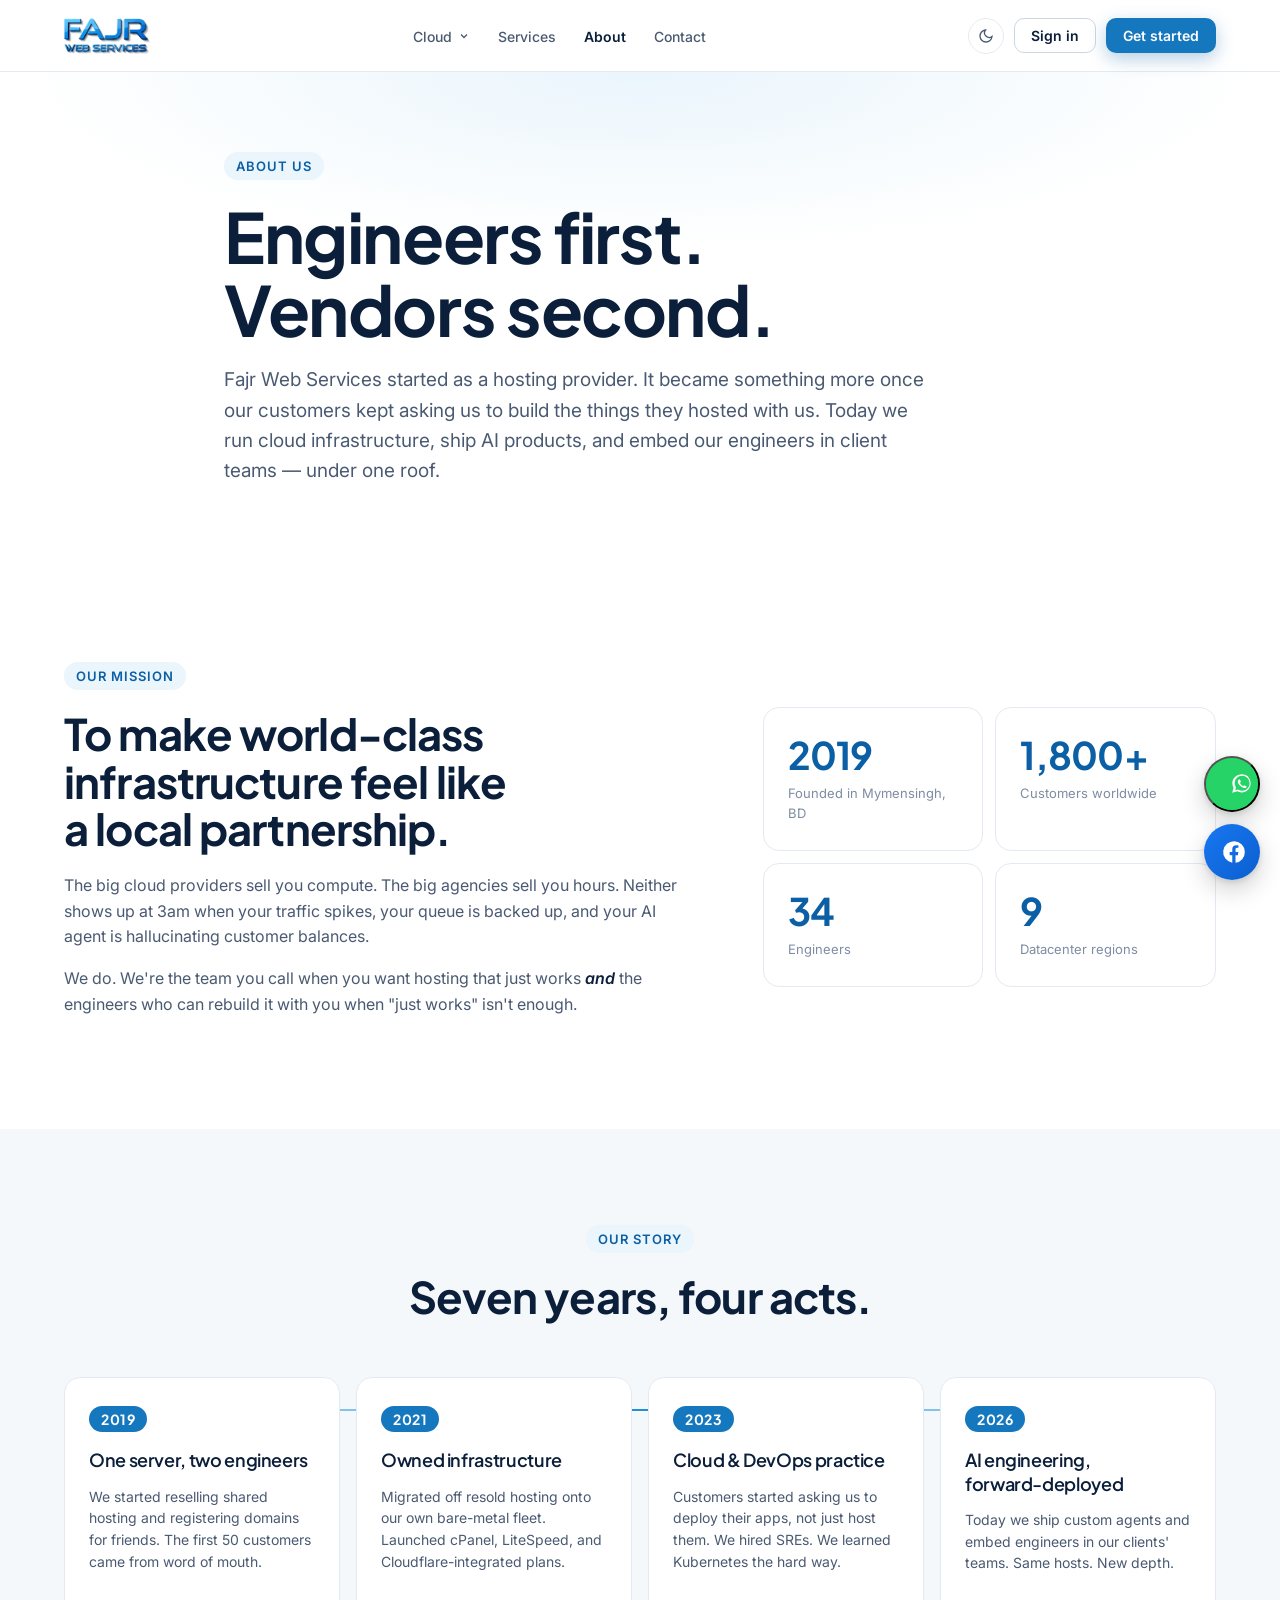
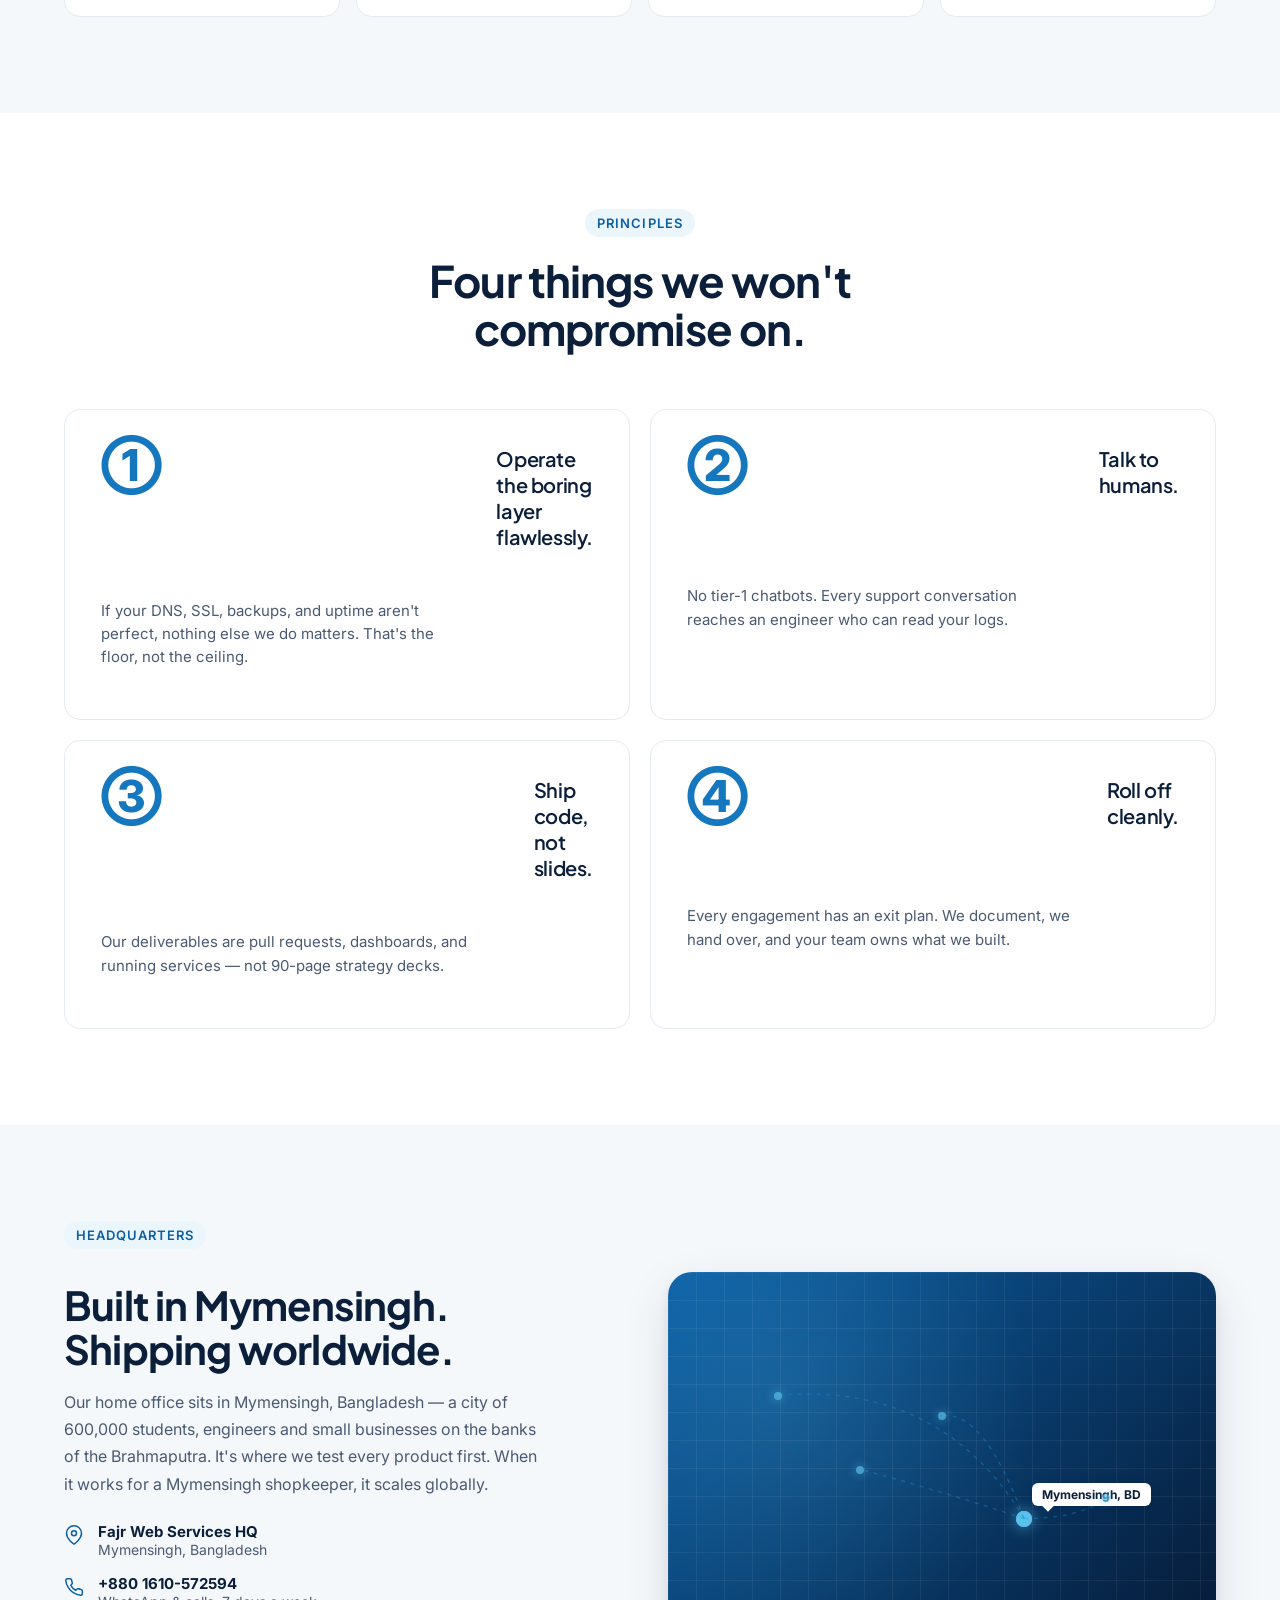
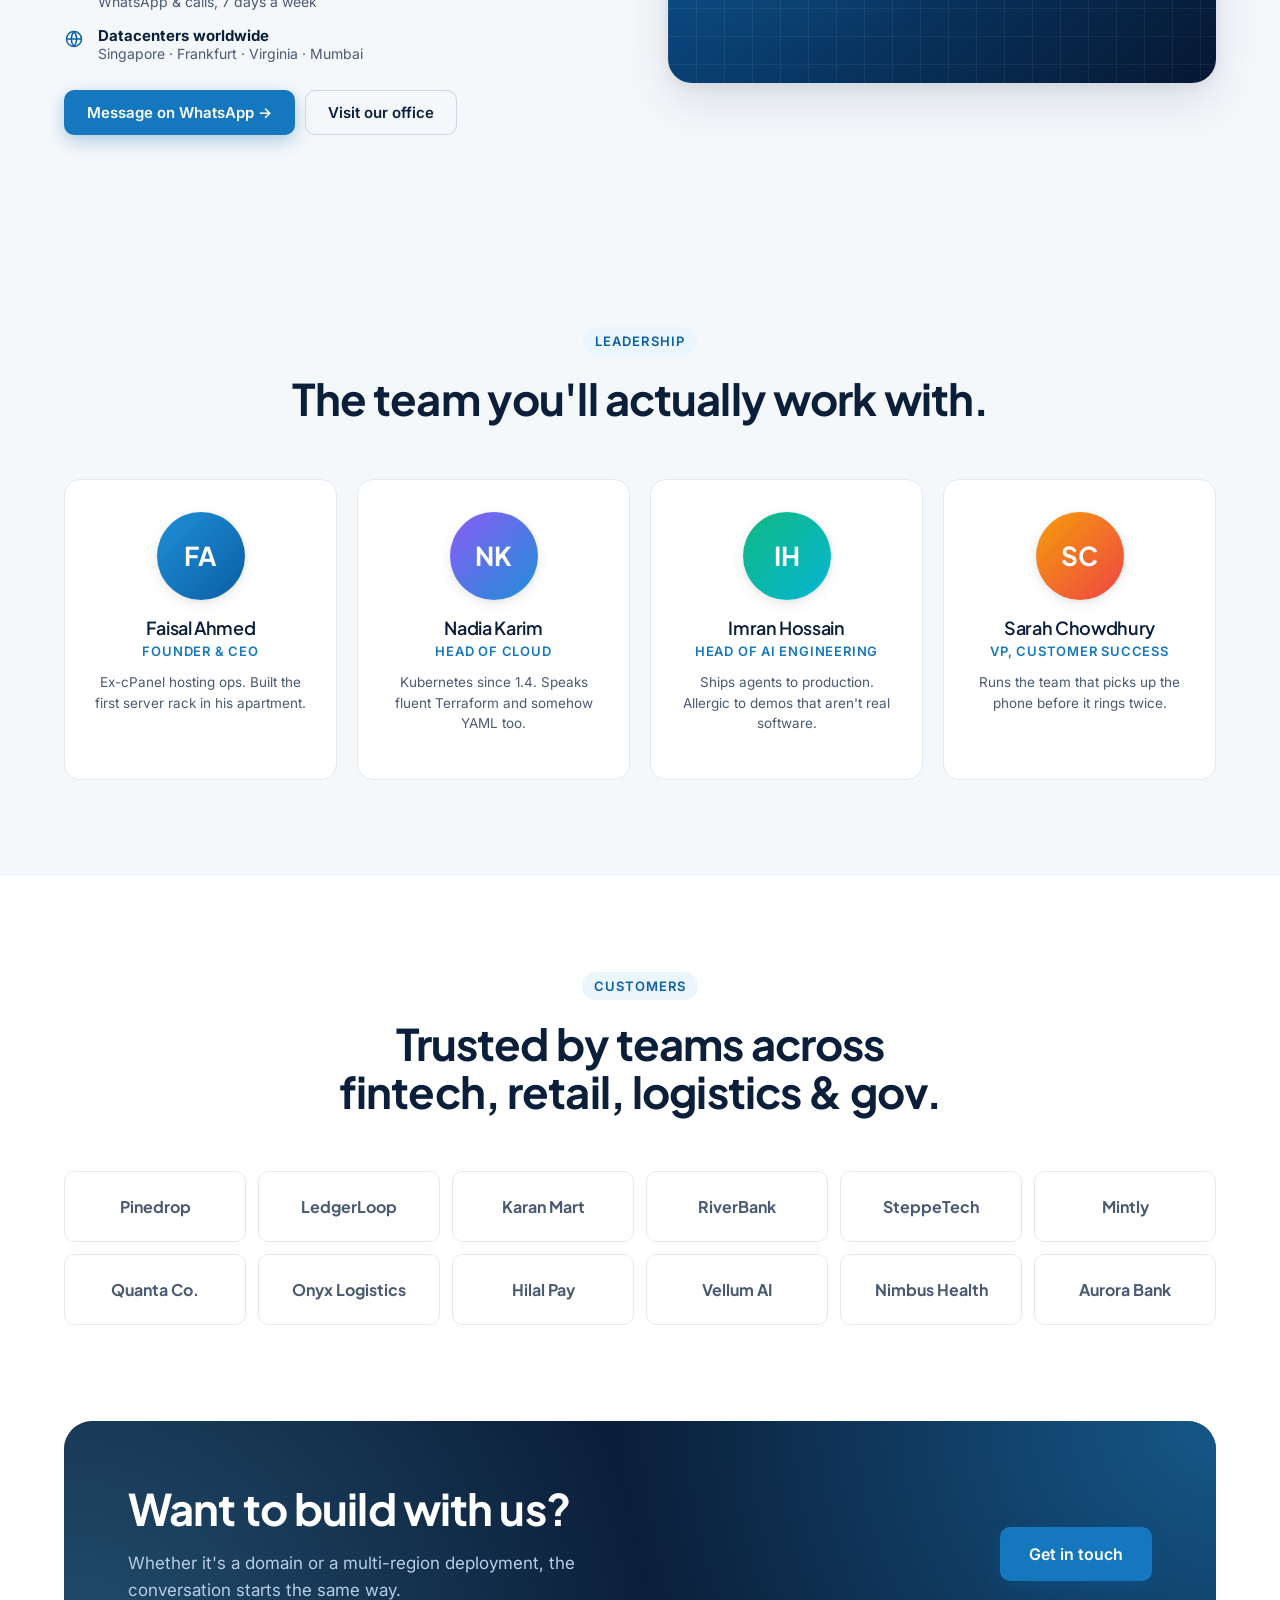
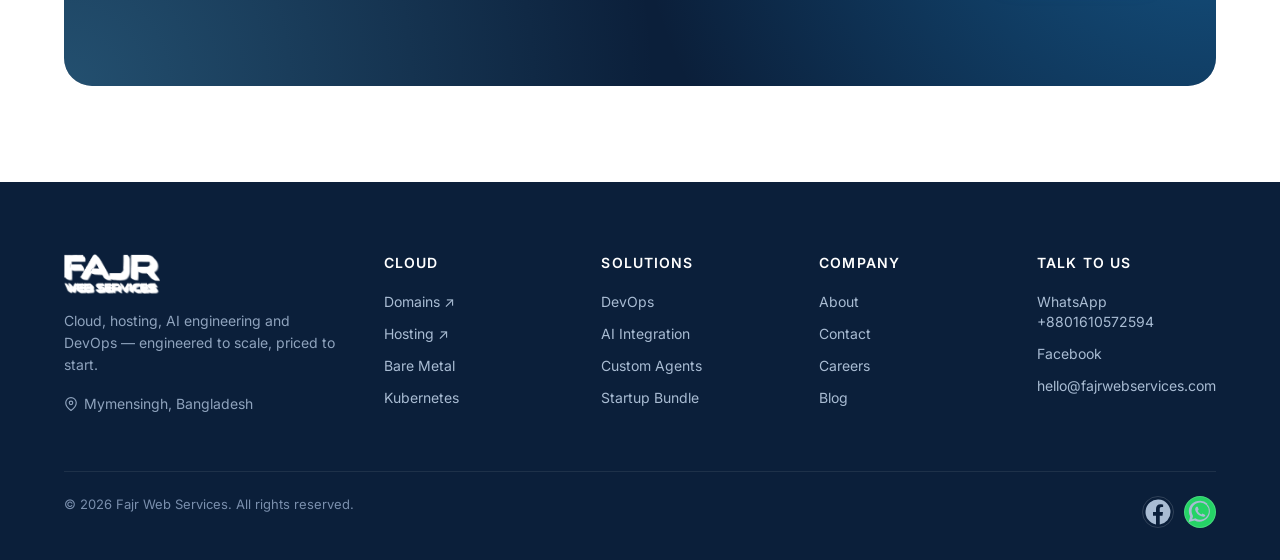
<file: about.html>
<!doctype html>
<html lang="en">
<head>
<meta charset="utf-8"/>
<meta name="viewport" content="width=device-width, initial-scale=1"/>
<title>About — Fajr Web Services</title>
<link rel="preconnect" href="https://fonts.googleapis.com">
<link rel="preconnect" href="https://fonts.gstatic.com" crossorigin>
<link href="https://fonts.googleapis.com/css2?family=Plus+Jakarta+Sans:wght@500;600;700;800&family=Inter:wght@400;500;600;700&family=JetBrains+Mono:wght@400;500&display=swap" rel="stylesheet">
<link rel="stylesheet" href="assets/styles.css">
<link rel="stylesheet" href="assets/inner.css">
<link rel="stylesheet" href="assets/about.css">
</head>
<body data-screen-label="02 About">
<div data-nav="about"></div>

<header class="page-hero">
  <div class="container">
    <span class="eyebrow">About us</span>
    <h1>Engineers first.<br/>Vendors second.</h1>
    <p class="lede">Fajr Web Services started as a hosting provider. It became something more once our customers kept asking us to build the things they hosted with us. Today we run cloud infrastructure, ship AI products, and embed our engineers in client teams — under one roof.</p>
  </div>
</header>

<!-- MISSION -->
<section class="about-mission">
  <div class="container mission-grid">
    <div class="mission-copy">
      <span class="eyebrow">Our mission</span>
      <h2>To make world-class infrastructure feel like a local partnership.</h2>
      <p>The big cloud providers sell you compute. The big agencies sell you hours. Neither shows up at 3am when your traffic spikes, your queue is backed up, and your AI agent is hallucinating customer balances.</p>
      <p>We do. We're the team you call when you want hosting that just works <em>and</em> the engineers who can rebuild it with you when "just works" isn't enough.</p>
    </div>
    <div class="mission-stats">
      <div class="ms-tile"><strong>2019</strong><span>Founded in Mymensingh, BD</span></div>
      <div class="ms-tile"><strong>1,800+</strong><span>Customers worldwide</span></div>
      <div class="ms-tile"><strong>34</strong><span>Engineers</span></div>
      <div class="ms-tile"><strong>9</strong><span>Datacenter regions</span></div>
    </div>
  </div>
</section>

<!-- TIMELINE -->
<section class="about-timeline">
  <div class="container">
    <div class="section-head">
      <span class="eyebrow">Our story</span>
      <h2>Seven years, four acts.</h2>
    </div>
    <div class="timeline">
      <div class="tl-item">
        <div class="tl-year">2019</div>
        <h3>One server, two engineers</h3>
        <p>We started reselling shared hosting and registering domains for friends. The first 50 customers came from word of mouth.</p>
      </div>
      <div class="tl-item">
        <div class="tl-year">2021</div>
        <h3>Owned infrastructure</h3>
        <p>Migrated off resold hosting onto our own bare-metal fleet. Launched cPanel, LiteSpeed, and Cloudflare-integrated plans.</p>
      </div>
      <div class="tl-item">
        <div class="tl-year">2023</div>
        <h3>Cloud & DevOps practice</h3>
        <p>Customers started asking us to deploy their apps, not just host them. We hired SREs. We learned Kubernetes the hard way.</p>
      </div>
      <div class="tl-item">
        <div class="tl-year">2026</div>
        <h3>AI engineering, forward-deployed</h3>
        <p>Today we ship custom agents and embed engineers in our clients' teams. Same hosts. New depth.</p>
      </div>
    </div>
  </div>
</section>

<!-- VALUES -->
<section class="about-values">
  <div class="container">
    <div class="section-head">
      <span class="eyebrow">Principles</span>
      <h2>Four things we won't compromise on.</h2>
    </div>
    <div class="value-grid">
      <div class="value-card">
        <div class="vc-num">①</div>
        <h3>Operate the boring layer flawlessly.</h3>
        <p>If your DNS, SSL, backups, and uptime aren't perfect, nothing else we do matters. That's the floor, not the ceiling.</p>
      </div>
      <div class="value-card">
        <div class="vc-num">②</div>
        <h3>Talk to humans.</h3>
        <p>No tier-1 chatbots. Every support conversation reaches an engineer who can read your logs.</p>
      </div>
      <div class="value-card">
        <div class="vc-num">③</div>
        <h3>Ship code, not slides.</h3>
        <p>Our deliverables are pull requests, dashboards, and running services — not 90-page strategy decks.</p>
      </div>
      <div class="value-card">
        <div class="vc-num">④</div>
        <h3>Roll off cleanly.</h3>
        <p>Every engagement has an exit plan. We document, we hand over, and your team owns what we built.</p>
      </div>
    </div>
  </div>
</section>

<!-- HQ / LOCATION -->
<section class="about-hq">
  <div class="container">
    <div class="hq-grid">
      <div class="hq-copy">
        <span class="eyebrow">Headquarters</span>
        <h2>Built in Mymensingh.<br/>Shipping worldwide.</h2>
        <p>Our home office sits in Mymensingh, Bangladesh — a city of 600,000 students, engineers and small businesses on the banks of the Brahmaputra. It's where we test every product first. When it works for a Mymensingh shopkeeper, it scales globally.</p>
        <ul class="hq-list">
          <li>
            <svg width="20" height="20" viewBox="0 0 24 24" fill="none" stroke="currentColor" stroke-width="1.8"><path d="M21 10c0 7-9 13-9 13S3 17 3 10a9 9 0 0 1 18 0z"/><circle cx="12" cy="10" r="3"/></svg>
            <div><strong>Fajr Web Services HQ</strong><span>Mymensingh, Bangladesh</span></div>
          </li>
          <li>
            <svg width="20" height="20" viewBox="0 0 24 24" fill="none" stroke="currentColor" stroke-width="1.8"><path d="M22 16.92v3a2 2 0 0 1-2.18 2 19.79 19.79 0 0 1-8.63-3.07 19.5 19.5 0 0 1-6-6 19.79 19.79 0 0 1-3.07-8.67A2 2 0 0 1 4.11 2h3a2 2 0 0 1 2 1.72c.13.96.37 1.9.72 2.81a2 2 0 0 1-.45 2.11L8.09 9.91a16 16 0 0 0 6 6l1.27-1.27a2 2 0 0 1 2.11-.45c.91.35 1.85.59 2.81.72A2 2 0 0 1 22 16.92z"/></svg>
            <div><strong>+880 1610-572594</strong><span>WhatsApp & calls, 7 days a week</span></div>
          </li>
          <li>
            <svg width="20" height="20" viewBox="0 0 24 24" fill="none" stroke="currentColor" stroke-width="1.8"><circle cx="12" cy="12" r="9"/><path d="M3 12h18M12 3a14 14 0 0 1 0 18M12 3a14 14 0 0 0 0 18"/></svg>
            <div><strong>Datacenters worldwide</strong><span>Singapore · Frankfurt · Virginia · Mumbai</span></div>
          </li>
        </ul>
        <div class="hq-cta">
          <a href="https://wa.me/8801610572594" target="_blank" rel="noopener" class="btn btn-primary">Message on WhatsApp →</a>
          <a href="contact.html" class="btn btn-ghost">Visit our office</a>
        </div>
      </div>
      <div class="hq-visual" aria-hidden="true">
        <div class="hq-map">
          <div class="hq-pin">
            <span class="hp-ring"></span>
            <span class="hp-ring r2"></span>
            <span class="hp-dot"></span>
          </div>
          <div class="hq-pin alt" style="top:30%;left:20%;"><span class="hp-dot small"></span></div>
          <div class="hq-pin alt" style="top:35%;left:50%;"><span class="hp-dot small"></span></div>
          <div class="hq-pin alt" style="top:48%;left:35%;"><span class="hp-dot small"></span></div>
          <div class="hq-pin alt" style="top:55%;left:80%;"><span class="hp-dot small"></span></div>
          <svg class="hq-lines" viewBox="0 0 400 300" preserveAspectRatio="none">
            <path d="M260,180 Q200,80 80,90" stroke="rgba(31,143,214,.4)" stroke-width="1" fill="none" stroke-dasharray="3,4"/>
            <path d="M260,180 Q230,100 200,105" stroke="rgba(31,143,214,.4)" stroke-width="1" fill="none" stroke-dasharray="3,4"/>
            <path d="M260,180 Q200,160 140,144" stroke="rgba(31,143,214,.4)" stroke-width="1" fill="none" stroke-dasharray="3,4"/>
            <path d="M260,180 Q300,180 320,165" stroke="rgba(31,143,214,.4)" stroke-width="1" fill="none" stroke-dasharray="3,4"/>
          </svg>
          <div class="hq-tag">Mymensingh, BD</div>
        </div>
      </div>
    </div>
  </div>
</section>

<!-- TEAM -->
<section class="about-team">
  <div class="container">
    <div class="section-head">
      <span class="eyebrow">Leadership</span>
      <h2>The team you'll actually work with.</h2>
    </div>
    <div class="team-grid">
      <div class="tm-card">
        <div class="tm-photo" style="background:linear-gradient(135deg,#1F8FD6,#0B5FA5)">FA</div>
        <h3>Faisal Ahmed</h3>
        <span class="tm-role">Founder & CEO</span>
        <p>Ex-cPanel hosting ops. Built the first server rack in his apartment.</p>
      </div>
      <div class="tm-card">
        <div class="tm-photo" style="background:linear-gradient(135deg,#8B5CF6,#1F8FD6)">NK</div>
        <h3>Nadia Karim</h3>
        <span class="tm-role">Head of Cloud</span>
        <p>Kubernetes since 1.4. Speaks fluent Terraform and somehow YAML too.</p>
      </div>
      <div class="tm-card">
        <div class="tm-photo" style="background:linear-gradient(135deg,#10B981,#06B6D4)">IH</div>
        <h3>Imran Hossain</h3>
        <span class="tm-role">Head of AI Engineering</span>
        <p>Ships agents to production. Allergic to demos that aren't real software.</p>
      </div>
      <div class="tm-card">
        <div class="tm-photo" style="background:linear-gradient(135deg,#F59E0B,#EF4444)">SC</div>
        <h3>Sarah Chowdhury</h3>
        <span class="tm-role">VP, Customer Success</span>
        <p>Runs the team that picks up the phone before it rings twice.</p>
      </div>
    </div>
  </div>
</section>

<!-- LOGOS / CUSTOMERS -->
<section class="about-customers">
  <div class="container">
    <div class="section-head">
      <span class="eyebrow">Customers</span>
      <h2>Trusted by teams across fintech, retail, logistics & gov.</h2>
    </div>
    <div class="customer-grid">
      <div class="cust-tile">Pinedrop</div>
      <div class="cust-tile">LedgerLoop</div>
      <div class="cust-tile">Karan Mart</div>
      <div class="cust-tile">RiverBank</div>
      <div class="cust-tile">SteppeTech</div>
      <div class="cust-tile">Mintly</div>
      <div class="cust-tile">Quanta Co.</div>
      <div class="cust-tile">Onyx Logistics</div>
      <div class="cust-tile">Hilal Pay</div>
      <div class="cust-tile">Vellum AI</div>
      <div class="cust-tile">Nimbus Health</div>
      <div class="cust-tile">Aurora Bank</div>
    </div>
  </div>
</section>

<section class="cta">
  <div class="container">
    <div class="cta-inner">
      <div class="cta-bg" aria-hidden="true"></div>
      <div class="cta-copy">
        <h2>Want to build with us?</h2>
        <p>Whether it's a domain or a multi-region deployment, the conversation starts the same way.</p>
      </div>
      <div class="cta-actions">
        <a href="contact.html" class="btn btn-primary btn-lg">Get in touch</a>
      </div>
    </div>
  </div>
</section>

<div data-footer></div>
<script src="assets/chrome.js"></script>
</body>
</html>
</file>
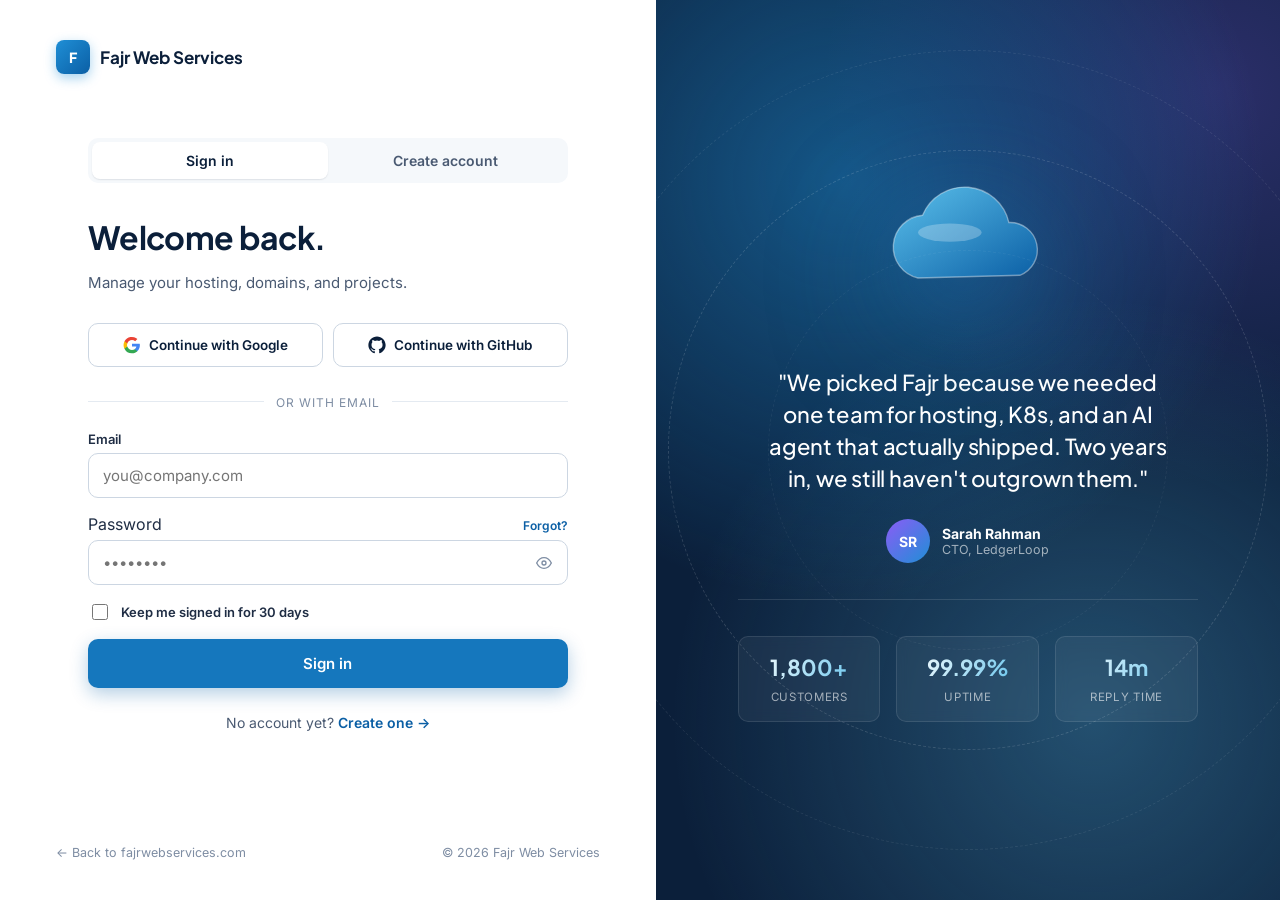
<file: login.html>
<!doctype html>
<html lang="en">
<head>
<meta charset="utf-8"/>
<meta name="viewport" content="width=device-width, initial-scale=1"/>
<title>Sign in — Fajr Web Services</title>
<link rel="preconnect" href="https://fonts.googleapis.com">
<link rel="preconnect" href="https://fonts.gstatic.com" crossorigin>
<link href="https://fonts.googleapis.com/css2?family=Plus+Jakarta+Sans:wght@500;600;700;800&family=Inter:wght@400;500;600;700&family=JetBrains+Mono:wght@400;500&display=swap" rel="stylesheet">
<link rel="stylesheet" href="assets/styles.css">
<link rel="stylesheet" href="assets/auth.css">
</head>
<body class="auth-body" data-screen-label="05 Login Register">

<main class="auth-shell">
  <!-- LEFT: form -->
  <section class="auth-form-side">
    <a href="index.html" class="auth-logo">
      <span class="mark">F</span>
      <span>Fajr Web Services</span>
    </a>

    <div class="auth-card">
      <div class="auth-tabs" role="tablist">
        <button class="auth-tab active" data-tab="login" role="tab" aria-selected="true">Sign in</button>
        <button class="auth-tab" data-tab="register" role="tab" aria-selected="false">Create account</button>
        <span class="auth-indicator"></span>
      </div>

      <!-- LOGIN PANE -->
      <div class="auth-pane active" data-pane="login">
        <h1>Welcome back.</h1>
        <p class="auth-sub">Manage your hosting, domains, and projects.</p>

        <div class="oauth-row">
          <button class="oauth-btn"><svg width="18" height="18" viewBox="0 0 24 24"><path fill="#4285F4" d="M22.5 12.3c0-.7-.1-1.4-.2-2H12v3.8h5.9a5 5 0 0 1-2.2 3.3v2.7h3.5c2-1.9 3.3-4.7 3.3-7.8z"/><path fill="#34A853" d="M12 23c3 0 5.5-1 7.3-2.7l-3.5-2.7c-1 .7-2.3 1.1-3.8 1.1-2.9 0-5.4-2-6.3-4.6H2v2.8A11 11 0 0 0 12 23z"/><path fill="#FBBC05" d="M5.7 14.1a6.6 6.6 0 0 1 0-4.2V7H2a11 11 0 0 0 0 10z"/><path fill="#EA4335" d="M12 5.4c1.6 0 3 .6 4.2 1.7l3-3a11 11 0 0 0-17.2 3l3.7 2.8C6.6 7.4 9 5.4 12 5.4z"/></svg>Continue with Google</button>
          <button class="oauth-btn"><svg width="18" height="18" viewBox="0 0 24 24" fill="currentColor"><path d="M12 .5C5.65.5.5 5.65.5 12c0 5.08 3.29 9.39 7.86 10.91.58.1.79-.25.79-.56v-2c-3.2.7-3.87-1.38-3.87-1.38-.52-1.33-1.27-1.68-1.27-1.68-1.04-.71.08-.7.08-.7 1.15.08 1.76 1.18 1.76 1.18 1.02 1.76 2.69 1.25 3.34.96.1-.74.4-1.25.72-1.54-2.55-.29-5.24-1.28-5.24-5.69 0-1.26.45-2.29 1.18-3.1-.12-.29-.51-1.46.11-3.04 0 0 .97-.31 3.18 1.18a11.07 11.07 0 0 1 5.78 0c2.21-1.49 3.18-1.18 3.18-1.18.62 1.58.23 2.75.11 3.04.74.81 1.18 1.84 1.18 3.1 0 4.42-2.69 5.39-5.25 5.68.41.36.78 1.06.78 2.13v3.16c0 .31.21.67.8.56C20.21 21.39 23.5 17.08 23.5 12 23.5 5.65 18.35.5 12 .5z"/></svg>Continue with GitHub</button>
        </div>

        <div class="divider"><span>or with email</span></div>

        <form id="loginForm">
          <label>
            <span>Email</span>
            <input type="email" required placeholder="you@company.com">
          </label>
          <label>
            <div class="lbl-row">
              <span>Password</span>
              <a href="#" class="forgot">Forgot?</a>
            </div>
            <div class="pw-wrap">
              <input type="password" required placeholder="••••••••" id="loginPw">
              <button type="button" class="pw-toggle" aria-label="Show password">
                <svg width="16" height="16" viewBox="0 0 24 24" fill="none" stroke="currentColor" stroke-width="2"><path d="M1 12s4-8 11-8 11 8 11 8-4 8-11 8-11-8-11-8z"/><circle cx="12" cy="12" r="3"/></svg>
              </button>
            </div>
          </label>
          <label class="check">
            <input type="checkbox">
            <span>Keep me signed in for 30 days</span>
          </label>
          <button type="submit" class="btn btn-primary" style="width:100%;justify-content:center;padding:14px;">Sign in</button>
        </form>

        <p class="auth-switch">No account yet? <a href="#" data-switch="register">Create one →</a></p>
      </div>

      <!-- REGISTER PANE -->
      <div class="auth-pane" data-pane="register">
        <h1>Get started in 60 seconds.</h1>
        <p class="auth-sub">Free trial. No credit card required.</p>

        <div class="oauth-row">
          <button class="oauth-btn"><svg width="18" height="18" viewBox="0 0 24 24"><path fill="#4285F4" d="M22.5 12.3c0-.7-.1-1.4-.2-2H12v3.8h5.9a5 5 0 0 1-2.2 3.3v2.7h3.5c2-1.9 3.3-4.7 3.3-7.8z"/><path fill="#34A853" d="M12 23c3 0 5.5-1 7.3-2.7l-3.5-2.7c-1 .7-2.3 1.1-3.8 1.1-2.9 0-5.4-2-6.3-4.6H2v2.8A11 11 0 0 0 12 23z"/><path fill="#FBBC05" d="M5.7 14.1a6.6 6.6 0 0 1 0-4.2V7H2a11 11 0 0 0 0 10z"/><path fill="#EA4335" d="M12 5.4c1.6 0 3 .6 4.2 1.7l3-3a11 11 0 0 0-17.2 3l3.7 2.8C6.6 7.4 9 5.4 12 5.4z"/></svg>Sign up with Google</button>
          <button class="oauth-btn"><svg width="18" height="18" viewBox="0 0 24 24" fill="currentColor"><path d="M12 .5C5.65.5.5 5.65.5 12c0 5.08 3.29 9.39 7.86 10.91.58.1.79-.25.79-.56v-2c-3.2.7-3.87-1.38-3.87-1.38-.52-1.33-1.27-1.68-1.27-1.68-1.04-.71.08-.7.08-.7 1.15.08 1.76 1.18 1.76 1.18 1.02 1.76 2.69 1.25 3.34.96.1-.74.4-1.25.72-1.54-2.55-.29-5.24-1.28-5.24-5.69 0-1.26.45-2.29 1.18-3.1-.12-.29-.51-1.46.11-3.04 0 0 .97-.31 3.18 1.18a11.07 11.07 0 0 1 5.78 0c2.21-1.49 3.18-1.18 3.18-1.18.62 1.58.23 2.75.11 3.04.74.81 1.18 1.84 1.18 3.1 0 4.42-2.69 5.39-5.25 5.68.41.36.78 1.06.78 2.13v3.16c0 .31.21.67.8.56C20.21 21.39 23.5 17.08 23.5 12 23.5 5.65 18.35.5 12 .5z"/></svg>Sign up with GitHub</button>
        </div>

        <div class="divider"><span>or with email</span></div>

        <form id="registerForm">
          <div class="form-row">
            <label>
              <span>Full name</span>
              <input type="text" required placeholder="Ayesha Khan">
            </label>
            <label>
              <span>Company <em>(optional)</em></span>
              <input type="text" placeholder="Acme Inc.">
            </label>
          </div>
          <label>
            <span>Work email</span>
            <input type="email" required placeholder="you@company.com">
          </label>
          <label>
            <span>Password</span>
            <div class="pw-wrap">
              <input type="password" required placeholder="At least 10 characters" id="regPw">
              <button type="button" class="pw-toggle" aria-label="Show password">
                <svg width="16" height="16" viewBox="0 0 24 24" fill="none" stroke="currentColor" stroke-width="2"><path d="M1 12s4-8 11-8 11 8 11 8-4 8-11 8-11-8-11-8z"/><circle cx="12" cy="12" r="3"/></svg>
              </button>
            </div>
            <div class="pw-strength"><div class="pw-strength-bar"></div></div>
          </label>
          <label class="check">
            <input type="checkbox" required>
            <span>I agree to the <a href="#">Terms</a> and <a href="#">Privacy Policy</a></span>
          </label>
          <button type="submit" class="btn btn-primary" style="width:100%;justify-content:center;padding:14px;">Create account</button>
        </form>

        <p class="auth-switch">Already have an account? <a href="#" data-switch="login">Sign in →</a></p>
      </div>
    </div>

    <div class="auth-foot">
      <a href="index.html">← Back to fajrwebservices.com</a>
      <span>© 2026 Fajr Web Services</span>
    </div>
  </section>

  <!-- RIGHT: brand visual -->
  <aside class="auth-visual" aria-hidden="true">
    <div class="av-bg"></div>
    <div class="av-content">
      <div class="av-cloud">
        <svg viewBox="0 0 220 160" xmlns="http://www.w3.org/2000/svg">
          <defs>
            <linearGradient id="acg1" x1="0" y1="0" x2="1" y2="1">
              <stop offset="0" stop-color="#5BC0EB"/>
              <stop offset="1" stop-color="#0B5FA5"/>
            </linearGradient>
          </defs>
          <path d="M55 110 a35 35 0 0 1 5-69 50 50 0 0 1 95 8 30 30 0 0 1 12 58 z" fill="url(#acg1)" stroke="rgba(255,255,255,.4)" stroke-width="1.5"/>
          <ellipse cx="90" cy="60" rx="35" ry="10" fill="#ffffff" fill-opacity=".25"/>
        </svg>
      </div>

      <blockquote class="av-quote">
        "We picked Fajr because we needed one team for hosting, K8s, and an AI agent that actually shipped. Two years in, we still haven't outgrown them."
      </blockquote>
      <div class="av-attr">
        <div class="av-avatar">SR</div>
        <div>
          <strong>Sarah Rahman</strong>
          <span>CTO, LedgerLoop</span>
        </div>
      </div>

      <div class="av-stats">
        <div><strong>1,800+</strong><span>Customers</span></div>
        <div><strong>99.99%</strong><span>Uptime</span></div>
        <div><strong>14m</strong><span>Reply time</span></div>
      </div>

      <!-- Floating orbits -->
      <div class="av-orbit av-orbit1"></div>
      <div class="av-orbit av-orbit2"></div>
      <div class="av-orbit av-orbit3"></div>
    </div>
  </aside>
</main>

<script>
  // Theme persistence
  const stored = localStorage.getItem('fws-theme') || 'light';
  document.documentElement.setAttribute('data-theme', stored);

  // Tab switching
  const tabs = document.querySelectorAll('.auth-tab');
  const panes = document.querySelectorAll('.auth-pane');
  function activate(name) {
    tabs.forEach(t => {
      const on = t.dataset.tab === name;
      t.classList.toggle('active', on);
      t.setAttribute('aria-selected', on);
    });
    panes.forEach(p => p.classList.toggle('active', p.dataset.pane === name));
    history.replaceState({}, '', `?tab=${name}`);
  }
  tabs.forEach(t => t.addEventListener('click', () => activate(t.dataset.tab)));
  document.querySelectorAll('[data-switch]').forEach(l => {
    l.addEventListener('click', e => { e.preventDefault(); activate(l.dataset.switch); });
  });

  // Initial tab from URL
  const urlTab = new URLSearchParams(location.search).get('tab');
  if (urlTab === 'register') activate('register');

  // Password show/hide
  document.querySelectorAll('.pw-toggle').forEach(btn => {
    btn.addEventListener('click', () => {
      const input = btn.parentElement.querySelector('input');
      input.type = input.type === 'password' ? 'text' : 'password';
    });
  });

  // Password strength
  const regPw = document.getElementById('regPw');
  if (regPw) {
    const bar = document.querySelector('.pw-strength-bar');
    regPw.addEventListener('input', () => {
      const v = regPw.value;
      let s = 0;
      if (v.length >= 10) s++;
      if (/[A-Z]/.test(v)) s++;
      if (/\d/.test(v)) s++;
      if (/[^A-Za-z0-9]/.test(v)) s++;
      bar.style.width = (s/4*100) + '%';
      bar.style.background = ['#EF4444','#F59E0B','#F59E0B','#10B981','#10B981'][s];
    });
  }

  // Form fake submit
  document.querySelectorAll('#loginForm, #registerForm').forEach(f => {
    f.addEventListener('submit', e => {
      e.preventDefault();
      const btn = f.querySelector('button[type=submit]');
      btn.textContent = 'One moment…';
      setTimeout(() => { btn.textContent = '✓ Success'; }, 1200);
    });
  });
</script>
</body>
</html>
</file>
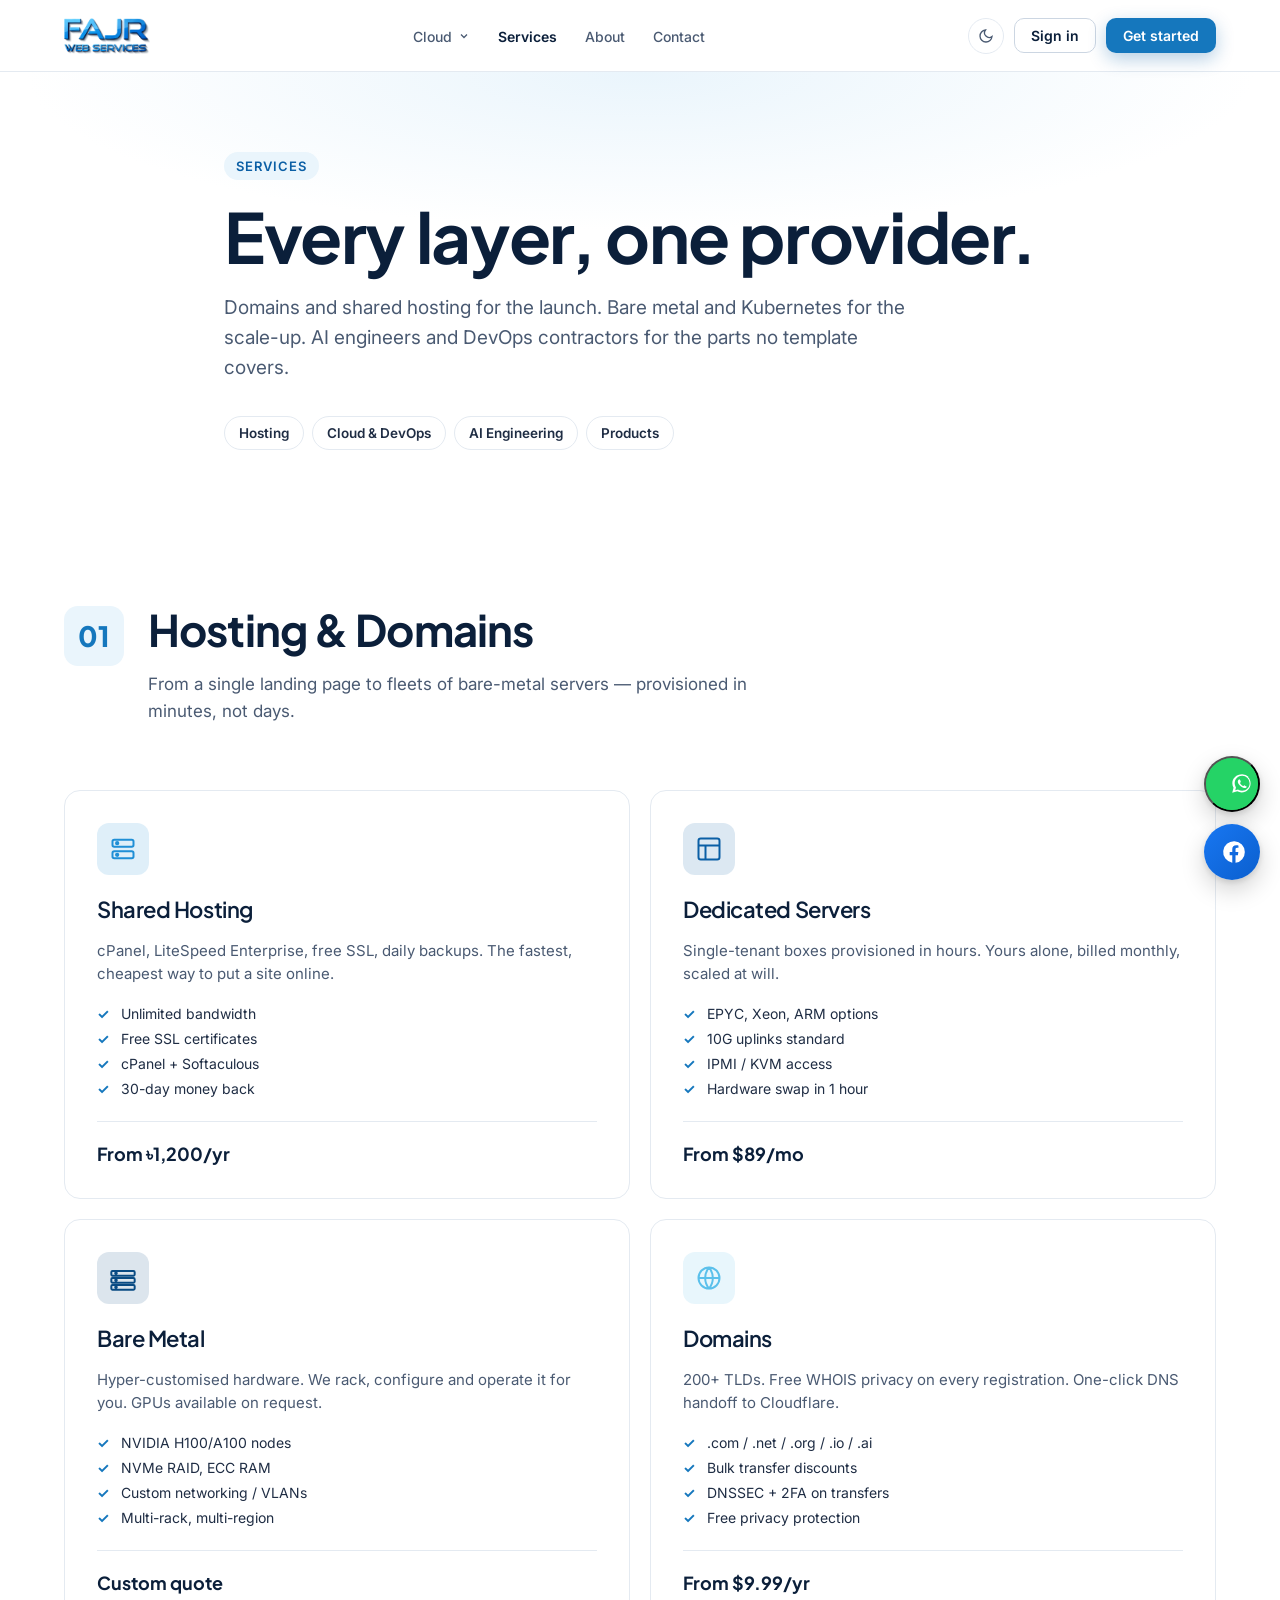
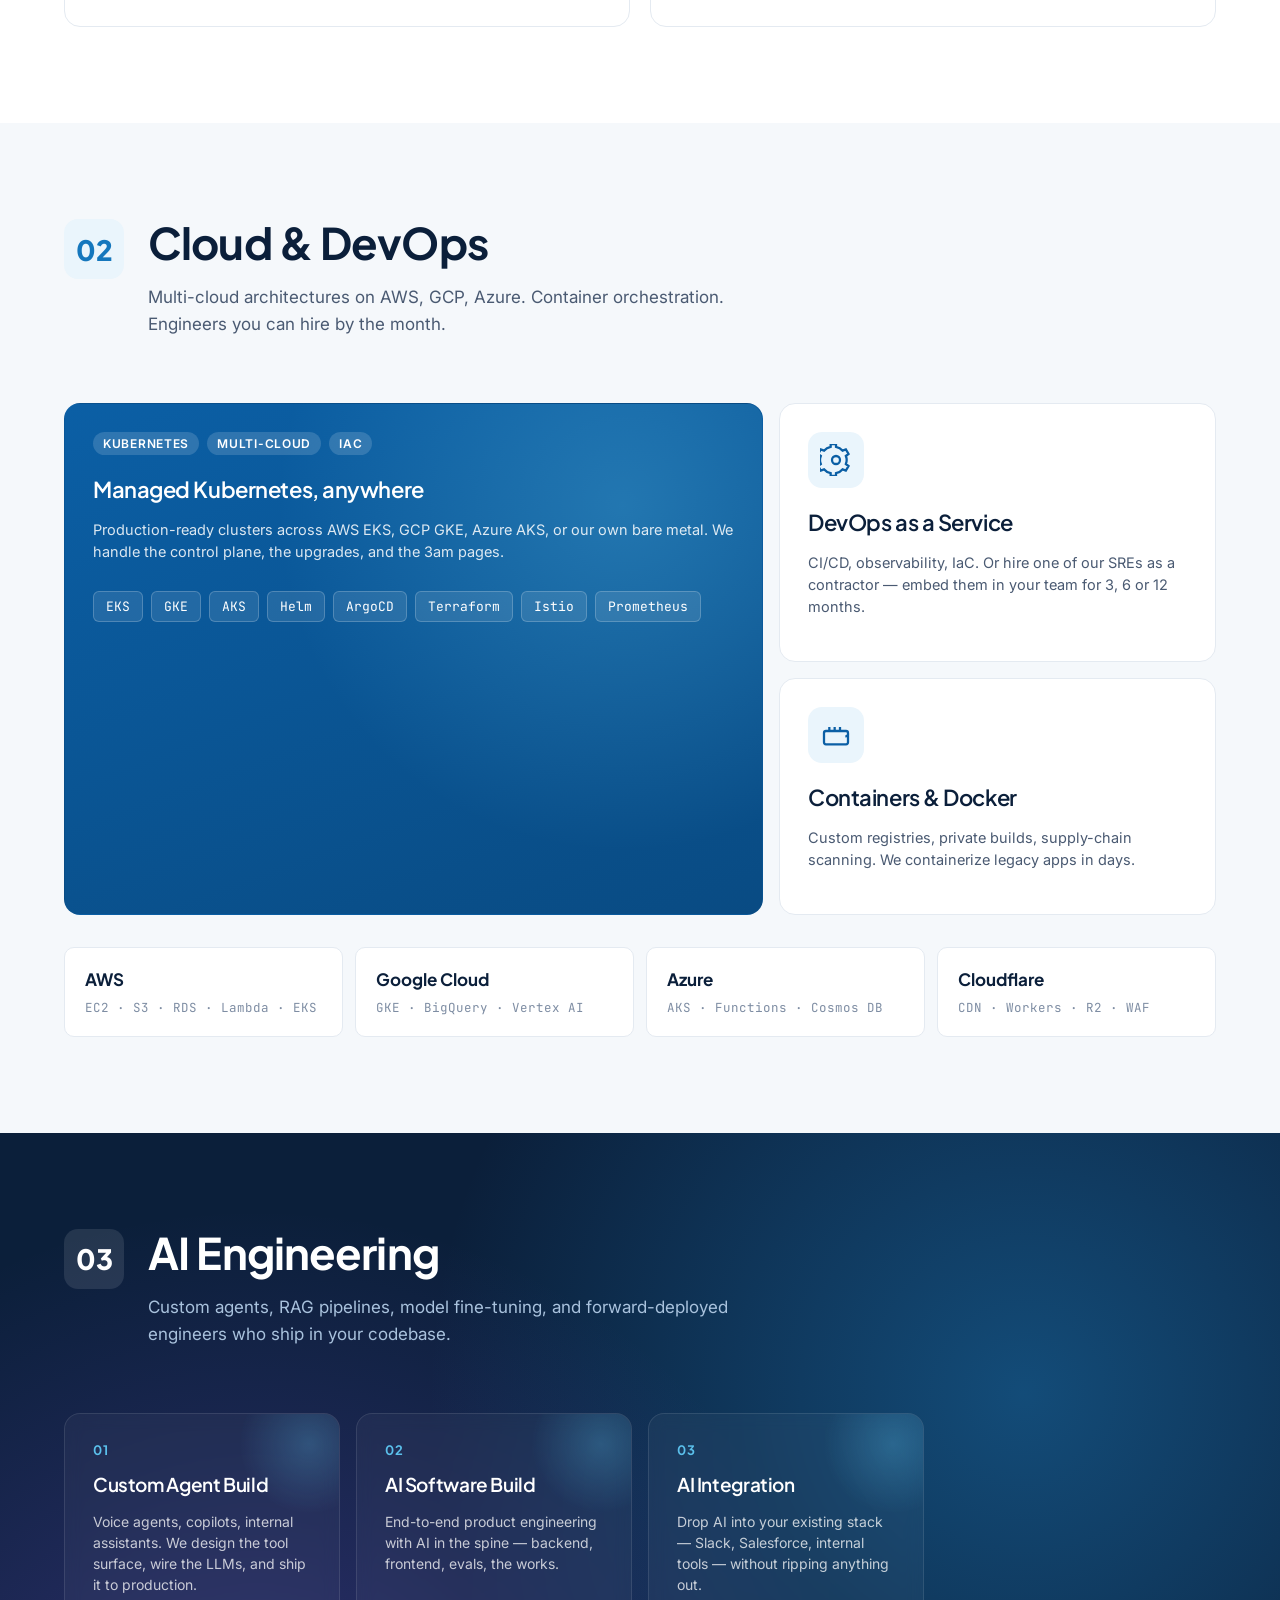
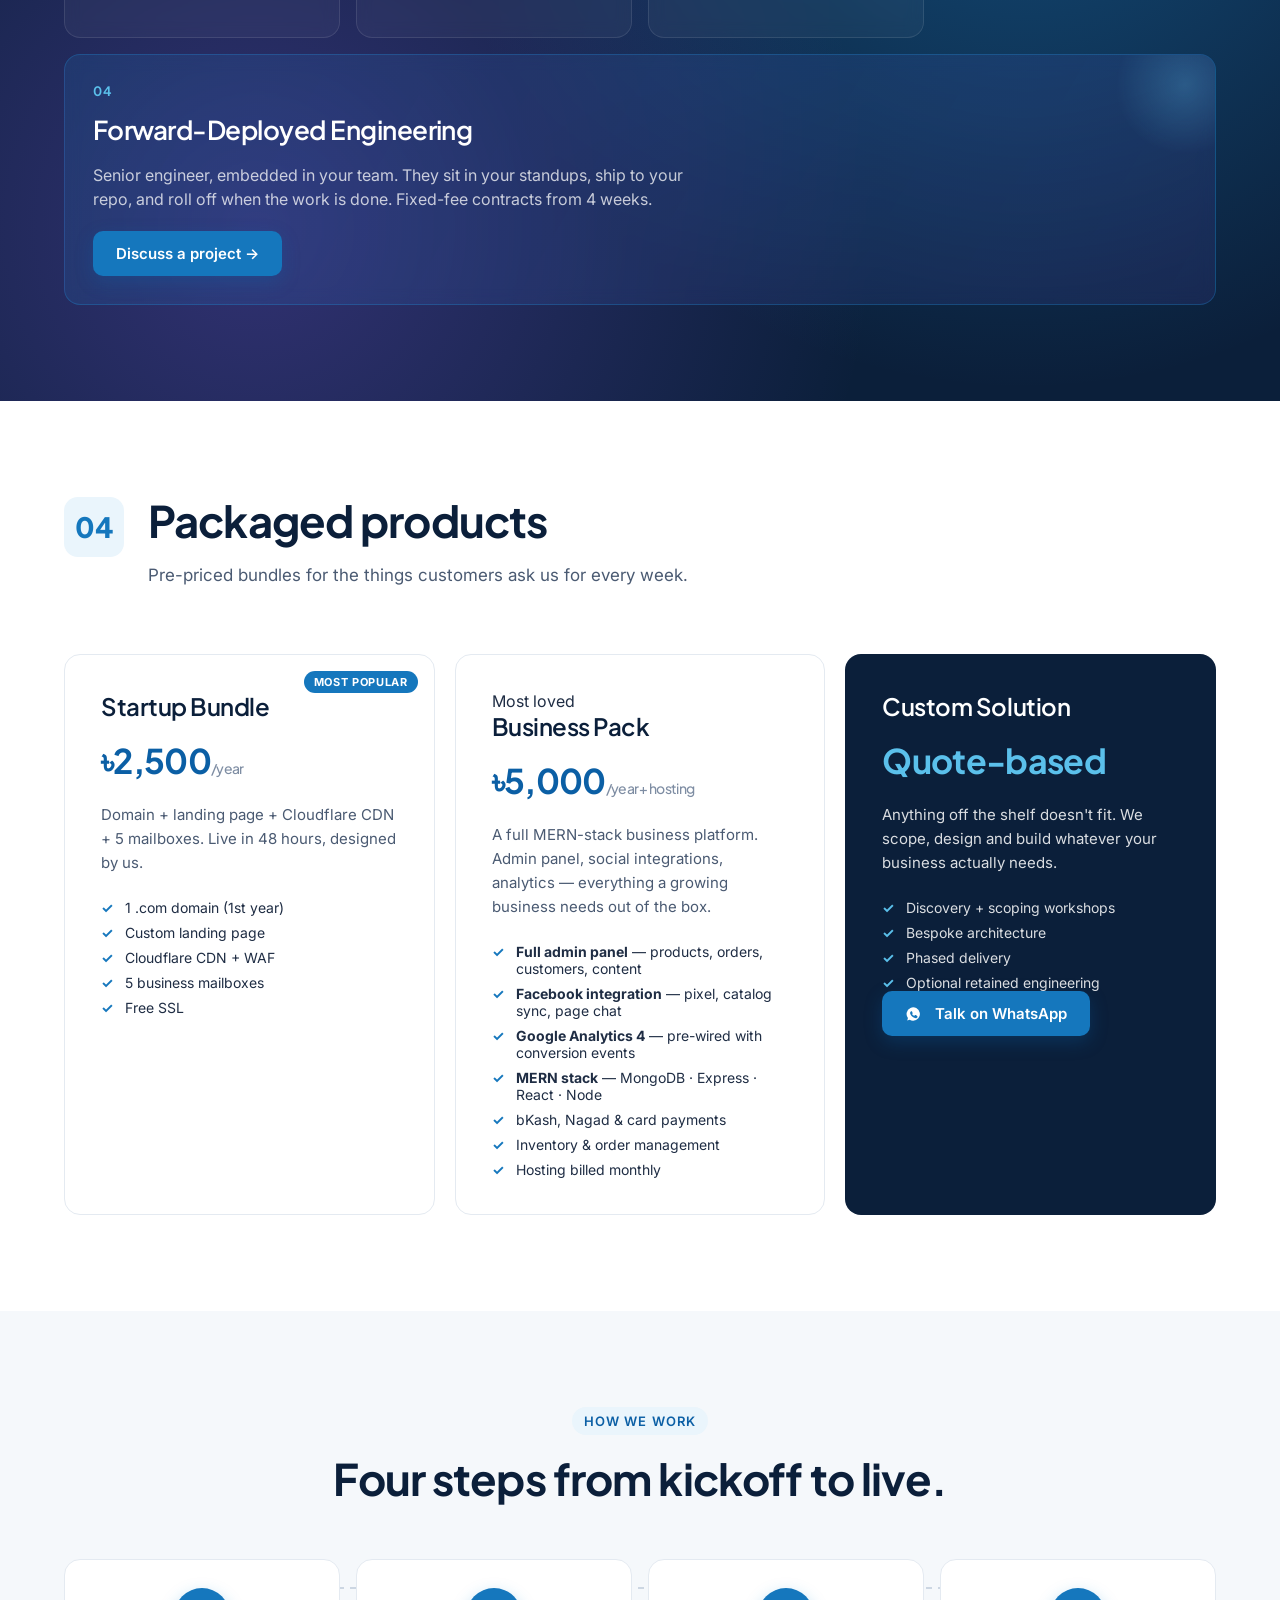
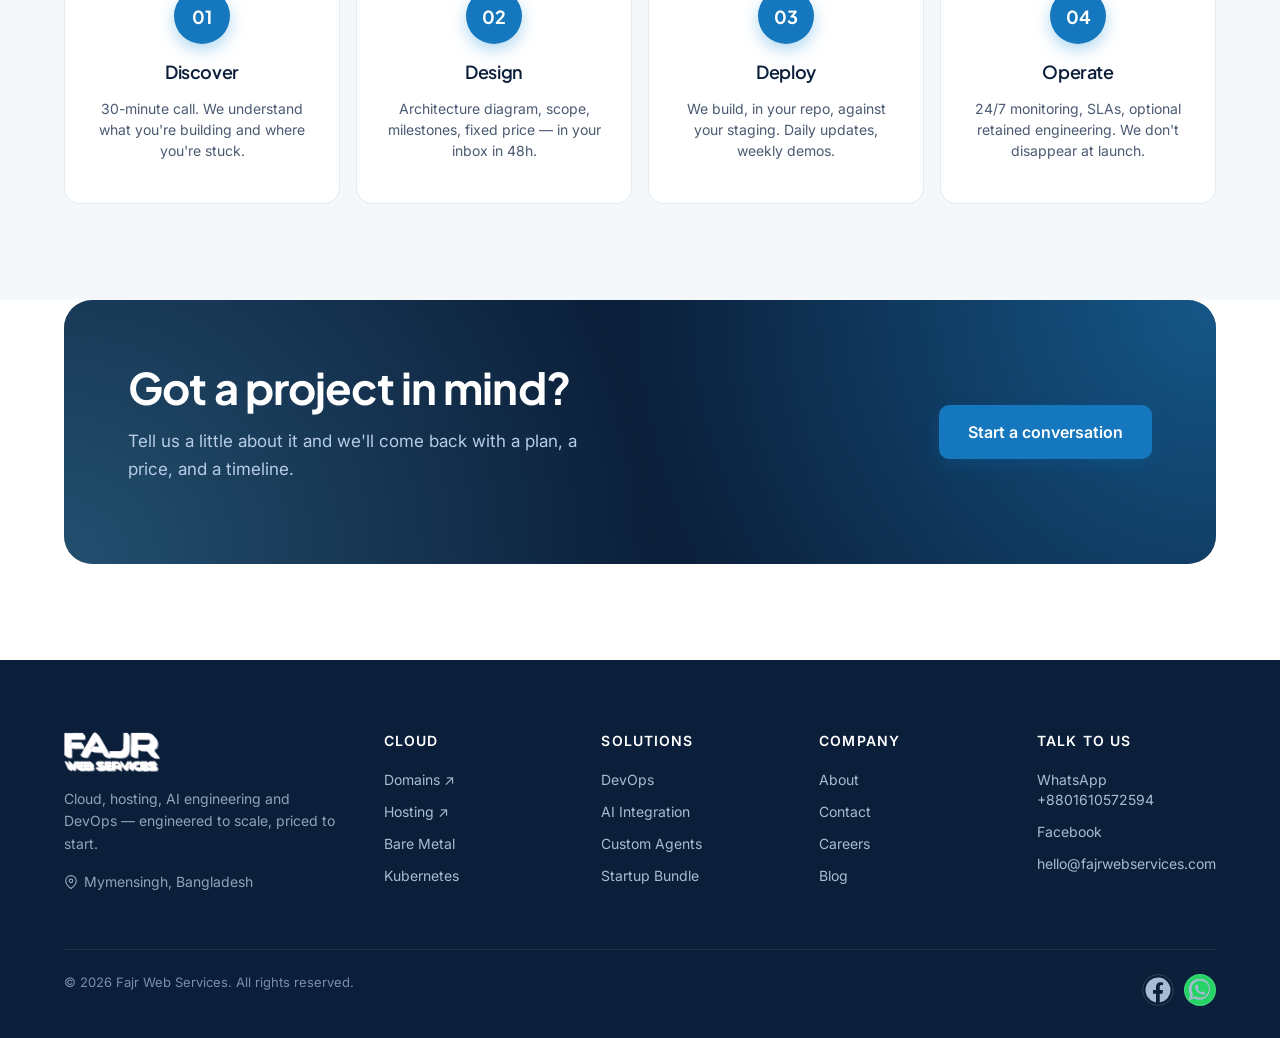
<file: services.html>
<!doctype html>
<html lang="en">
<head>
<meta charset="utf-8"/>
<meta name="viewport" content="width=device-width, initial-scale=1"/>
<title>Services — Fajr Web Services</title>
<link rel="preconnect" href="https://fonts.googleapis.com">
<link rel="preconnect" href="https://fonts.gstatic.com" crossorigin>
<link href="https://fonts.googleapis.com/css2?family=Plus+Jakarta+Sans:wght@500;600;700;800&family=Inter:wght@400;500;600;700&family=JetBrains+Mono:wght@400;500&display=swap" rel="stylesheet">
<link rel="stylesheet" href="assets/styles.css">
<link rel="stylesheet" href="assets/inner.css">
</head>
<body data-screen-label="03 Services">
<div data-nav="services"></div>

<header class="page-hero">
  <div class="container">
    <span class="eyebrow">Services</span>
    <h1>Every layer, one provider.</h1>
    <p class="lede">Domains and shared hosting for the launch. Bare metal and Kubernetes for the scale-up. AI engineers and DevOps contractors for the parts no template covers.</p>
    <nav class="anchor-nav">
      <a href="#hosting">Hosting</a>
      <a href="#cloud">Cloud & DevOps</a>
      <a href="#ai">AI Engineering</a>
      <a href="#products">Products</a>
    </nav>
  </div>
</header>

<!-- HOSTING SECTION -->
<section id="hosting" class="svc-section">
  <div class="container">
    <div class="svc-head">
      <span class="svc-num">01</span>
      <div>
        <h2>Hosting & Domains</h2>
        <p>From a single landing page to fleets of bare-metal servers — provisioned in minutes, not days.</p>
      </div>
    </div>

    <div class="svc-grid">
      <div class="svc-card" id="shared">
        <div class="svc-ic" style="--c:#1F8FD6">
          <svg width="28" height="28" viewBox="0 0 24 24" fill="none" stroke="currentColor" stroke-width="1.7"><rect x="3" y="4" width="18" height="6" rx="1.5"/><rect x="3" y="14" width="18" height="6" rx="1.5"/><circle cx="7" cy="7" r="1" fill="currentColor"/><circle cx="7" cy="17" r="1" fill="currentColor"/></svg>
        </div>
        <h3>Shared Hosting</h3>
        <p>cPanel, LiteSpeed Enterprise, free SSL, daily backups. The fastest, cheapest way to put a site online.</p>
        <ul>
          <li>Unlimited bandwidth</li>
          <li>Free SSL certificates</li>
          <li>cPanel + Softaculous</li>
          <li>30-day money back</li>
        </ul>
        <div class="svc-foot"><span class="svc-price">From ৳1,200/yr</span></div>
      </div>

      <div class="svc-card" id="dedicated">
        <div class="svc-ic" style="--c:#0B5FA5">
          <svg width="28" height="28" viewBox="0 0 24 24" fill="none" stroke="currentColor" stroke-width="1.7"><rect x="3" y="3" width="18" height="18" rx="2"/><path d="M3 9h18M9 21V9"/></svg>
        </div>
        <h3>Dedicated Servers</h3>
        <p>Single-tenant boxes provisioned in hours. Yours alone, billed monthly, scaled at will.</p>
        <ul>
          <li>EPYC, Xeon, ARM options</li>
          <li>10G uplinks standard</li>
          <li>IPMI / KVM access</li>
          <li>Hardware swap in 1 hour</li>
        </ul>
        <div class="svc-foot"><span class="svc-price">From $89/mo</span></div>
      </div>

      <div class="svc-card" id="bare-metal">
        <div class="svc-ic" style="--c:#094B83">
          <svg width="28" height="28" viewBox="0 0 24 24" fill="none" stroke="currentColor" stroke-width="1.7"><rect x="2" y="6" width="20" height="4" rx="1"/><rect x="2" y="12" width="20" height="4" rx="1"/><rect x="2" y="18" width="20" height="4" rx="1"/><circle cx="6" cy="8" r=".7" fill="currentColor"/><circle cx="6" cy="14" r=".7" fill="currentColor"/><circle cx="6" cy="20" r=".7" fill="currentColor"/></svg>
        </div>
        <h3>Bare Metal</h3>
        <p>Hyper-customised hardware. We rack, configure and operate it for you. GPUs available on request.</p>
        <ul>
          <li>NVIDIA H100/A100 nodes</li>
          <li>NVMe RAID, ECC RAM</li>
          <li>Custom networking / VLANs</li>
          <li>Multi-rack, multi-region</li>
        </ul>
        <div class="svc-foot"><span class="svc-price">Custom quote</span></div>
      </div>

      <div class="svc-card" id="domains">
        <div class="svc-ic" style="--c:#5BC0EB">
          <svg width="28" height="28" viewBox="0 0 24 24" fill="none" stroke="currentColor" stroke-width="1.7"><circle cx="12" cy="12" r="9"/><path d="M3 12h18M12 3a14 14 0 0 1 0 18M12 3a14 14 0 0 0 0 18"/></svg>
        </div>
        <h3>Domains</h3>
        <p>200+ TLDs. Free WHOIS privacy on every registration. One-click DNS handoff to Cloudflare.</p>
        <ul>
          <li>.com / .net / .org / .io / .ai</li>
          <li>Bulk transfer discounts</li>
          <li>DNSSEC + 2FA on transfers</li>
          <li>Free privacy protection</li>
        </ul>
        <div class="svc-foot"><span class="svc-price">From $9.99/yr</span></div>
      </div>
    </div>
  </div>
</section>

<!-- CLOUD & DEVOPS -->
<section id="cloud" class="svc-section svc-section--alt">
  <div class="container">
    <div class="svc-head">
      <span class="svc-num">02</span>
      <div>
        <h2>Cloud & DevOps</h2>
        <p>Multi-cloud architectures on AWS, GCP, Azure. Container orchestration. Engineers you can hire by the month.</p>
      </div>
    </div>

    <div class="cloud-feature">
      <div class="cf-card cf-big" id="kubernetes">
        <div class="cf-tags"><span>Kubernetes</span><span>Multi-cloud</span><span>IaC</span></div>
        <h3>Managed Kubernetes, anywhere</h3>
        <p>Production-ready clusters across AWS EKS, GCP GKE, Azure AKS, or our own bare metal. We handle the control plane, the upgrades, and the 3am pages.</p>
        <div class="cf-stack">
          <div class="stack-pill">EKS</div>
          <div class="stack-pill">GKE</div>
          <div class="stack-pill">AKS</div>
          <div class="stack-pill">Helm</div>
          <div class="stack-pill">ArgoCD</div>
          <div class="stack-pill">Terraform</div>
          <div class="stack-pill">Istio</div>
          <div class="stack-pill">Prometheus</div>
        </div>
      </div>

      <div class="cf-card" id="devops">
        <div class="cf-ic"><svg width="32" height="32" viewBox="0 0 24 24" fill="none" stroke="currentColor" stroke-width="1.7"><circle cx="12" cy="12" r="3"/><path d="M19.4 15a7.97 7.97 0 0 0 0-6l2-1.5-2-3.5-2.4 1a8.05 8.05 0 0 0-5-2.9V0h-4v2.1a8.05 8.05 0 0 0-5 2.9l-2.4-1-2 3.5 2 1.5a7.97 7.97 0 0 0 0 6l-2 1.5 2 3.5 2.4-1a8.05 8.05 0 0 0 5 2.9V24h4v-2.1a8.05 8.05 0 0 0 5-2.9l2.4 1 2-3.5z"/></svg></div>
        <h3>DevOps as a Service</h3>
        <p>CI/CD, observability, IaC. Or hire one of our SREs as a contractor — embed them in your team for 3, 6 or 12 months.</p>
      </div>

      <div class="cf-card">
        <div class="cf-ic"><svg width="32" height="32" viewBox="0 0 24 24" fill="none" stroke="currentColor" stroke-width="1.7"><rect x="3" y="9" width="18" height="10" rx="1.5"/><path d="M7 9V6M11 9V6M15 9V6M19 13c1 0 2-.4 2-1.5"/></svg></div>
        <h3>Containers & Docker</h3>
        <p>Custom registries, private builds, supply-chain scanning. We containerize legacy apps in days.</p>
      </div>
    </div>

    <div class="cloud-providers">
      <div class="cp-strip">
        <div class="cp-tile"><strong>AWS</strong><span>EC2 · S3 · RDS · Lambda · EKS</span></div>
        <div class="cp-tile"><strong>Google Cloud</strong><span>GKE · BigQuery · Vertex AI</span></div>
        <div class="cp-tile"><strong>Azure</strong><span>AKS · Functions · Cosmos DB</span></div>
        <div class="cp-tile"><strong>Cloudflare</strong><span>CDN · Workers · R2 · WAF</span></div>
      </div>
    </div>
  </div>
</section>

<!-- AI ENGINEERING -->
<section id="ai" class="svc-section svc-ai">
  <div class="ai-bg" aria-hidden="true"></div>
  <div class="container">
    <div class="svc-head">
      <span class="svc-num" style="background:rgba(255,255,255,.1);color:#fff">03</span>
      <div>
        <h2 style="color:#fff">AI Engineering</h2>
        <p style="color:#A9C2DD">Custom agents, RAG pipelines, model fine-tuning, and forward-deployed engineers who ship in your codebase.</p>
      </div>
    </div>

    <div class="ai-grid">
      <div class="ai-card" id="agents">
        <div class="ai-glow"></div>
        <div class="ai-step">01</div>
        <h3>Custom Agent Build</h3>
        <p>Voice agents, copilots, internal assistants. We design the tool surface, wire the LLMs, and ship it to production.</p>
      </div>
      <div class="ai-card">
        <div class="ai-glow"></div>
        <div class="ai-step">02</div>
        <h3>AI Software Build</h3>
        <p>End-to-end product engineering with AI in the spine — backend, frontend, evals, the works.</p>
      </div>
      <div class="ai-card">
        <div class="ai-glow"></div>
        <div class="ai-step">03</div>
        <h3>AI Integration</h3>
        <p>Drop AI into your existing stack — Slack, Salesforce, internal tools — without ripping anything out.</p>
      </div>
      <div class="ai-card ai-feature">
        <div class="ai-glow"></div>
        <div class="ai-step">04</div>
        <h3>Forward-Deployed Engineering</h3>
        <p>Senior engineer, embedded in your team. They sit in your standups, ship to your repo, and roll off when the work is done. Fixed-fee contracts from 4 weeks.</p>
        <div class="ai-cta">
          <a href="contact.html" class="btn btn-primary">Discuss a project →</a>
        </div>
      </div>
    </div>
  </div>
</section>

<!-- PRODUCTS / PACKAGED OFFERS -->
<section id="products" class="svc-section">
  <div class="container">
    <div class="svc-head">
      <span class="svc-num">04</span>
      <div>
        <h2>Packaged products</h2>
        <p>Pre-priced bundles for the things customers ask us for every week.</p>
      </div>
    </div>

    <div class="pkg-grid">
      <div class="pkg-card" id="startup">
        <div class="pkg-tag">Most Popular</div>
        <h3>Startup Bundle</h3>
        <p class="pkg-price">৳2,500<span>/year</span></p>
        <p class="pkg-desc">Domain + landing page + Cloudflare CDN + 5 mailboxes. Live in 48 hours, designed by us.</p>
        <ul>
          <li>1 .com domain (1st year)</li>
          <li>Custom landing page</li>
          <li>Cloudflare CDN + WAF</li>
          <li>5 business mailboxes</li>
          <li>Free SSL</li>
        </ul>
      </div>
      <div class="pkg-card pkg-featured" id="commerce">
        <span class="pkg-flag">Most loved</span>
        <h3>Business Pack</h3>
        <p class="pkg-price">৳5,000<span>/year + hosting</span></p>
        <p class="pkg-desc">A full MERN-stack business platform. Admin panel, social integrations, analytics — everything a growing business needs out of the box.</p>
        <ul>
          <li><strong>Full admin panel</strong> — products, orders, customers, content</li>
          <li><strong>Facebook integration</strong> — pixel, catalog sync, page chat</li>
          <li><strong>Google Analytics 4</strong> — pre-wired with conversion events</li>
          <li><strong>MERN stack</strong> — MongoDB · Express · React · Node</li>
          <li>bKash, Nagad &amp; card payments</li>
          <li>Inventory &amp; order management</li>
          <li>Hosting billed monthly</li>
        </ul>
      </div>
      <div class="pkg-card pkg-dark">
        <h3>Custom Solution</h3>
        <p class="pkg-price">Quote-based</p>
        <p class="pkg-desc">Anything off the shelf doesn't fit. We scope, design and build whatever your business actually needs.</p>
        <ul>
          <li>Discovery + scoping workshops</li>
          <li>Bespoke architecture</li>
          <li>Phased delivery</li>
          <li>Optional retained engineering</li>
        </ul>
        <a href="#" class="btn btn-primary pkg-cta" data-wa-prefill="I'd like to discuss a custom solution for my business.">
          <svg width="16" height="16" viewBox="0 0 24 24" fill="currentColor" style="display:inline;vertical-align:-3px;margin-right:6px"><path d="M17.5 14.4c-.3-.1-1.6-.8-1.9-.9-.3-.1-.4-.1-.6.1l-.8 1c-.2.2-.3.2-.6.1-1-.5-2-1.1-2.7-2-.2-.3-.2-.4 0-.7.1-.1.3-.4.4-.6.1-.2.1-.3.2-.5 0-.2 0-.4-.1-.5l-.9-2c-.2-.5-.4-.4-.6-.4h-.5c-.2 0-.5.1-.7.3-.3.3-1 .9-1 2.3s1 2.7 1.2 2.9c.1.2 2 3 4.8 4.2 1.7.7 2.3.7 3.1.6.5-.1 1.6-.6 1.8-1.3.2-.6.2-1.2.2-1.3 0-.1-.2-.2-.5-.3zM12 22a10 10 0 0 1-5-1.4l-3.6 1 1-3.5A10 10 0 1 1 12 22z"/></svg>
          Talk on WhatsApp
        </a>
      </div>
    </div>
  </div>
</section>

<!-- COMPARISON / PROCESS -->
<section class="svc-process">
  <div class="container">
    <div class="section-head">
      <span class="eyebrow">How we work</span>
      <h2>Four steps from kickoff to live.</h2>
    </div>
    <div class="process-grid">
      <div class="process-step">
        <div class="ps-num">01</div>
        <h3>Discover</h3>
        <p>30-minute call. We understand what you're building and where you're stuck.</p>
      </div>
      <div class="process-step">
        <div class="ps-num">02</div>
        <h3>Design</h3>
        <p>Architecture diagram, scope, milestones, fixed price — in your inbox in 48h.</p>
      </div>
      <div class="process-step">
        <div class="ps-num">03</div>
        <h3>Deploy</h3>
        <p>We build, in your repo, against your staging. Daily updates, weekly demos.</p>
      </div>
      <div class="process-step">
        <div class="ps-num">04</div>
        <h3>Operate</h3>
        <p>24/7 monitoring, SLAs, optional retained engineering. We don't disappear at launch.</p>
      </div>
    </div>
  </div>
</section>

<section class="cta">
  <div class="container">
    <div class="cta-inner">
      <div class="cta-bg" aria-hidden="true"></div>
      <div class="cta-copy">
        <h2>Got a project in mind?</h2>
        <p>Tell us a little about it and we'll come back with a plan, a price, and a timeline.</p>
      </div>
      <div class="cta-actions">
        <a href="contact.html" class="btn btn-primary btn-lg">Start a conversation</a>
      </div>
    </div>
  </div>
</section>

<div data-footer></div>
<script src="assets/chrome.js"></script>
</body>
</html>
</file>
<file: assets/styles.css>
/* ===== Fajr Web Services — Design System ===== */
:root {
  /* Brand */
  --brand-500: #1F8FD6;   /* logo blue */
  --brand-600: #1577BD;
  --brand-700: #0B5FA5;
  --brand-800: #094B83;
  --brand-50:  #EAF5FC;
  --brand-100: #D1EAF7;

  /* Neutrals (light) */
  --bg:        #FFFFFF;
  --bg-alt:    #F5F8FB;
  --bg-dark:   #0B1F3A;
  --surface:   #FFFFFF;
  --line:      #E4EAF1;
  --line-strong:#CCD6E2;

  --ink-1:     #0B1F3A;  /* headings */
  --ink-2:     #1F2D44;  /* body */
  --ink-3:     #4A5A72;  /* secondary */
  --ink-4:     #7E8DA3;  /* muted */

  /* Accents */
  --ok:        #10B981;
  --warn:      #F59E0B;
  --danger:    #EF4444;

  /* Type */
  --font-sans: "Inter", "Helvetica Neue", Arial, sans-serif;
  --font-display: "Plus Jakarta Sans", "Inter", sans-serif;
  --font-mono: "JetBrains Mono", ui-monospace, Consolas, monospace;

  /* Radii */
  --r-sm: 6px;
  --r-md: 10px;
  --r-lg: 16px;
  --r-xl: 24px;

  /* Shadows */
  --shadow-sm: 0 1px 2px rgba(11,31,58,.06), 0 1px 1px rgba(11,31,58,.04);
  --shadow-md: 0 4px 14px rgba(11,31,58,.08), 0 2px 4px rgba(11,31,58,.05);
  --shadow-lg: 0 18px 48px rgba(11,31,58,.12), 0 4px 12px rgba(11,31,58,.06);
  --shadow-glow: 0 16px 60px rgba(31,143,214,.35);

  /* Layout */
  --maxw: 1200px;
  --nav-h: 72px;
}

[data-theme="dark"] {
  --bg:        #0A1929;
  --bg-alt:    #0F2238;
  --surface:   #122A44;
  --line:      #1E3A5C;
  --line-strong:#2A4A70;

  --ink-1:     #F1F6FB;
  --ink-2:     #D7E2EF;
  --ink-3:     #A6B6CC;
  --ink-4:     #788BA5;

  --shadow-sm: 0 1px 2px rgba(0,0,0,.4);
  --shadow-md: 0 6px 20px rgba(0,0,0,.4);
  --shadow-lg: 0 22px 60px rgba(0,0,0,.5);
}

* { box-sizing: border-box; }
html, body {
  margin: 0; padding: 0;
  font-family: var(--font-sans);
  color: var(--ink-2);
  background: var(--bg);
  -webkit-font-smoothing: antialiased;
  text-rendering: optimizeLegibility;
}
img { max-width: 100%; display: block; }
a { color: inherit; text-decoration: none; }
button { font-family: inherit; cursor: pointer; }

h1, h2, h3, h4 {
  font-family: var(--font-display);
  color: var(--ink-1);
  letter-spacing: -0.02em;
  margin: 0;
  text-wrap: balance;
}
h1 { font-size: clamp(40px, 5.4vw, 72px); line-height: 1.05; font-weight: 700; }
h2 { font-size: clamp(30px, 3.4vw, 46px); line-height: 1.1; font-weight: 700; }
h3 { font-size: 20px; line-height: 1.3; font-weight: 600; }
p  { line-height: 1.6; color: var(--ink-3); }

.container { max-width: var(--maxw); margin: 0 auto; padding: 0 24px; }

/* ===== Buttons ===== */
.btn {
  display: inline-flex; align-items: center; gap: 8px;
  padding: 12px 22px;
  border-radius: var(--r-md);
  font-weight: 600; font-size: 15px;
  border: 1px solid transparent;
  transition: transform .15s ease, box-shadow .2s ease, background .2s ease;
  white-space: nowrap;
}
.btn-primary {
  background: var(--brand-600);
  color: #fff;
  box-shadow: 0 6px 18px rgba(11,95,165,.3);
}
.btn-primary:hover { background: var(--brand-700); transform: translateY(-1px); box-shadow: 0 10px 24px rgba(11,95,165,.4); }
.btn-ghost {
  background: transparent;
  color: var(--ink-1);
  border-color: var(--line-strong);
}
.btn-ghost:hover { border-color: var(--brand-500); color: var(--brand-700); }
.btn-dark {
  background: var(--ink-1); color: #fff;
}
.btn-lg { padding: 16px 28px; font-size: 16px; }

/* ===== Nav ===== */
.nav {
  position: sticky; top: 0; z-index: 50;
  background: color-mix(in oklab, var(--bg) 88%, transparent);
  backdrop-filter: saturate(140%) blur(10px);
  border-bottom: 1px solid var(--line);
  height: var(--nav-h);
}
.nav-inner {
  max-width: var(--maxw);
  margin: 0 auto;
  padding: 0 24px;
  height: 100%;

  display: flex;
  align-items: center;
  gap: 32px;
}
.nav-logo {
  /* display: flex; align-items: center; gap: 10px;
  font-family: var(--font-display); font-weight: 700;
  color: var(--ink-1); font-size: 17px; letter-spacing: -0.01em;
  flex-shrink: 0; */

    justify-self: start;
}
.nav-logo-img {
  height: 36px;
  width: auto;
  display: block;
}
.nav-logo-img.dark { display: none; }
[data-theme="dark"] .nav-logo-img.light { display: none; }
[data-theme="dark"] .nav-logo-img.dark { display: block; }
/* Auth page (which uses the marker still): */
.nav-logo .mark {
  width: 34px; height: 34px;
  background: linear-gradient(135deg, var(--brand-500), var(--brand-700));
  border-radius: 8px;
  display: grid; place-items: center;
  color: #fff; font-weight: 800; font-size: 14px;
  box-shadow: 0 4px 12px rgba(31,143,214,.4);
  font-family: var(--font-display);
}
.nav-links {
  display: flex;
  gap: 28px;
  align-items: center;
  list-style: none;
  margin: 0 auto;
  padding: 0;
}
.nav-links a {
  font-size: 14px; font-weight: 500; color: var(--ink-3);
  transition: color .15s;
}
.nav-links a:hover, .nav-links a.active { color: var(--ink-1); }
.nav-links a.active { font-weight: 600; }
.nav-actions { display: flex; gap: 10px; align-items: center; }
.nav-btn { padding: 8px 16px; font-size: 14px; }

/* Cloud button (mega menu trigger) */
.nav-link-btn {
  display: inline-flex; align-items: center; gap: 6px;
  background: transparent; border: none; padding: 0;
  font-family: inherit; font-size: 14px; font-weight: 500;
  color: var(--ink-3);
  cursor: pointer;
  transition: color .15s;
}
.nav-link-btn:hover, .nav-link-btn.active { color: var(--ink-1); }
.nav-link-btn svg { transition: transform .2s; }
.has-mega.open .nav-link-btn svg { transform: rotate(180deg); }
.has-mega.open .nav-link-btn { color: var(--ink-1); }

/* Mega menu */
.has-mega { position: relative; }
.mega {
  position: absolute;
  top: calc(100% + 14px);
  left: 50%;
  transform: translateX(-50%) translateY(-8px);
  width: min(720px, 92vw);
  background: var(--surface);
  border: 1px solid var(--line);
  border-radius: var(--r-lg);
  box-shadow: 0 24px 60px rgba(11,31,58,.18), 0 4px 12px rgba(11,31,58,.06);
  padding: 20px;
  opacity: 0; pointer-events: none;
  transition: opacity .2s, transform .2s;
  z-index: 60;
}
[data-theme="dark"] .mega { box-shadow: 0 24px 60px rgba(0,0,0,.6); }
.has-mega.open .mega {
  opacity: 1; pointer-events: auto;
  transform: translateX(-50%) translateY(0);
}
.mega::before {
  content: '';
  position: absolute;
  top: -8px; left: 50%; transform: translateX(-50%) rotate(45deg);
  width: 14px; height: 14px;
  background: var(--surface);
  border-left: 1px solid var(--line);
  border-top: 1px solid var(--line);
}
.mega-grid {
  display: grid;
  grid-template-columns: repeat(3, 1fr);
  gap: 8px;
}
.mega-item {
  display: grid;
  grid-template-columns: auto 1fr;
  gap: 14px;
  padding: 14px;
  border-radius: var(--r-md);
  align-items: start;
  transition: background .15s;
}
.mega-item:hover { background: var(--bg-alt); }
.mi-ic {
  width: 40px; height: 40px;
  border-radius: 10px;
  background: color-mix(in oklab, var(--c) 12%, transparent);
  color: var(--c);
  display: grid; place-items: center;
}
.mi-body strong {
  display: block;
  font-family: var(--font-display);
  font-size: 15px; font-weight: 700;
  color: var(--ink-1);
  margin-bottom: 4px;
}
.mi-body strong .ext { color: var(--ink-4); font-weight: 400; font-size: 12px; }
.mi-body p { font-size: 13px; line-height: 1.45; margin: 0 0 6px; color: var(--ink-3); }
.mi-meta {
  font-family: var(--font-mono);
  font-size: 11px;
  color: var(--ink-4);
}
.mega-foot {
  margin-top: 12px;
  padding-top: 14px;
  border-top: 1px solid var(--line);
  display: flex; justify-content: space-between; align-items: center;
  font-size: 13px; color: var(--ink-3);
}
.mega-cta {
  font-weight: 600; color: var(--brand-700);
}
.mega-cta:hover { text-decoration: underline; }

/* Floating contact dock */
.float-dock {
  position: fixed;
  right: 20px; bottom: 20px;
  z-index: 70;
  display: flex; flex-direction: column;
  gap: 12px;
}
.fd-btn {
  position: relative;
  display: inline-flex; align-items: center; gap: 0;
  width: 56px; height: 56px;
  border-radius: 50%;
  color: #fff;
  box-shadow: 0 10px 24px rgba(0,0,0,.18), 0 2px 6px rgba(0,0,0,.12);
  transition: width .25s cubic-bezier(.4,0,.2,1), border-radius .25s, box-shadow .15s, transform .15s;
  overflow: hidden;
  white-space: nowrap;
}
.fd-btn:hover {
  width: 200px;
  border-radius: 28px;
  transform: translateY(-1px);
  box-shadow: 0 16px 32px rgba(0,0,0,.22);
}
.fd-btn svg {
  flex-shrink: 0;
  margin-left: 17px;
  margin-right: 14px;
  transition: margin .25s;
}
.fd-btn:hover svg { margin-left: 18px; }
.fd-label {
  font-size: 14px; font-weight: 600;
  opacity: 0;
  transform: translateX(-6px);
  transition: opacity .2s, transform .2s;
  transition-delay: 0s;
}
.fd-btn:hover .fd-label {
  opacity: 1;
  transform: translateX(0);
  transition-delay: .08s;
}
.fd-wa { background: linear-gradient(135deg, #25D366, #128C7E); }
.fd-fb { background: linear-gradient(135deg, #1877F2, #0B5FCE); }
.fd-pulse {
  position: absolute; inset: 0;
  border-radius: 50%;
  border: 2px solid #25D366;
  animation: fdPulse 2.4s cubic-bezier(.66,0,0,1) infinite;
  pointer-events: none;
}
@keyframes fdPulse {
  0% { transform: scale(.95); opacity: 1; }
  100% { transform: scale(1.5); opacity: 0; }
}
.fd-btn:hover .fd-pulse { display: none; }
.theme-toggle {
  width: 36px; height: 36px;
  border-radius: 50%;
  border: 1px solid var(--line);
  background: transparent;
  display: grid; place-items: center;
  color: var(--ink-3);
  transition: all .15s;
}
.theme-toggle:hover { color: var(--ink-1); border-color: var(--line-strong); }

/* ===== Section base ===== */
section { padding: 96px 0; }
.eyebrow {
  display: inline-flex; align-items: center; gap: 8px;
  font-size: 13px; font-weight: 600;
  color: var(--brand-700);
  text-transform: uppercase; letter-spacing: 0.08em;
  padding: 6px 12px;
  background: var(--brand-50);
  border-radius: 999px;
  margin-bottom: 20px;
}
[data-theme="dark"] .eyebrow {
  background: rgba(31,143,214,.15);
  color: #5BC0EB;
}
.section-head { text-align: center; max-width: 720px; margin: 0 auto 56px; }
.section-head p { font-size: 17px; margin-top: 16px; }

/* ===== Footer ===== */
.footer {
  background: var(--bg-dark);
  color: #C4D4E8;
  padding: 72px 0 32px;
}
.footer h4 {
  color: #fff; font-size: 14px; font-weight: 600;
  text-transform: uppercase; letter-spacing: 0.08em;
  margin-bottom: 20px; font-family: var(--font-sans);
}
.footer-grid {
  display: grid;
  grid-template-columns: 1.6fr 1fr 1fr 1fr 1fr;
  gap: 48px;
}
.footer-logo { display: block; margin-bottom: 16px; }
.footer-logo img { height: 40px; width: auto; }
.footer-brand p { color: #8FA3BD; font-size: 14px; max-width: 320px; margin: 16px 0 0; line-height: 1.6;}
.footer-loc { display: flex; align-items: center; font-size: 13px; color: #A9BCD3; margin-top: 12px; }
.footer ul { list-style: none; padding: 0; margin: 0; display: flex; flex-direction: column; gap: 12px; }
.footer a { font-size: 14px; color: #A9BCD3; transition: color .15s; }
.footer a:hover { color: #fff; }
.footer-bottom {
  margin-top: 56px; padding-top: 24px;
  border-top: 1px solid rgba(255,255,255,.08);
  display: flex; justify-content: space-between; flex-wrap: wrap; gap: 16px;
  font-size: 13px; color: #7A8FAD;
}
.footer-social { display: flex; gap: 10px; }
.footer-social a {
  width: 32px; height: 32px; border-radius: 50%;
  border: 1px solid rgba(255,255,255,.15);
  display: grid; place-items: center;
  transition: all .15s;
}
.footer-social a:hover { border-color: var(--brand-500); background: var(--brand-500); color: #fff; }

@media (max-width: 1024px) {
  .nav-links { display: none; }
}
@media (max-width: 900px) {
  .footer-grid { grid-template-columns: 1fr 1fr; gap: 32px; }
  section { padding: 64px 0; }
  h1 { font-size: clamp(34px, 8vw, 52px); }
  h2 { font-size: clamp(26px, 5.6vw, 38px); }
}
@media (max-width: 640px) {
  .container { padding: 0 18px; }
  .footer-grid { grid-template-columns: 1fr; }
  .float-dock { right: 14px; bottom: 14px; gap: 10px; }
  .fd-btn { width: 50px; height: 50px; }
  .fd-btn:hover { width: 50px; border-radius: 50%; }
  .fd-btn svg { margin: 0 auto; }
  .fd-label { display: none; }
  .nav-logo-img { height: 28px; }
  .nav-actions { gap: 6px; }
  :root { --nav-h: 60px; }
}
@media (max-width: 480px) {
  section { padding: 56px 0; }
  .nav-inner { padding: 0 16px; }
  .nav-actions .theme-toggle { display: none; }
}


/* ===== WhatsApp icon coloring (proper brand green on float) ===== */
.fd-icon { display: inline-flex; align-items: center; justify-content: center; width: 28px; height: 28px; flex-shrink: 0; margin-left: 14px; transition: margin .25s; }
.fd-icon svg { width: 26px; height: 26px; }
.fd-btn:hover .fd-icon { margin-left: 16px; }
.fd-wa { background: #25D366 !important; color: #fff !important; }
.fd-wa:hover { background: #20BC5B !important; }
.fs-wa { background: #25D366; }

/* ===== WhatsApp chat preview dialog ===== */
.wa-chat {
  position: fixed;
  right: 20px; bottom: 96px;
  width: 340px;
  max-width: calc(100vw - 32px);
  background: #fff;
  border-radius: 14px;
  box-shadow: 0 24px 60px rgba(0,0,0,.25), 0 8px 20px rgba(0,0,0,.12);
  overflow: hidden;
  z-index: 999;
  transform: translateY(20px) scale(.96);
  opacity: 0;
  transition: transform .22s ease, opacity .22s ease;
  border: 1px solid var(--line);
}
.wa-chat.open { transform: translateY(0) scale(1); opacity: 1; }
[data-theme="dark"] .wa-chat { background: #0F2540; border-color: rgba(255,255,255,.08); }

.wa-head {
  display: flex; align-items: center; gap: 12px;
  padding: 14px 16px;
  background: #075E54;
  color: #fff;
}
.wa-avatar {
  position: relative;
  width: 40px; height: 40px;
  border-radius: 50%;
  background: linear-gradient(135deg, #1F8FD6, #0B5FA5);
  display: inline-flex; align-items: center; justify-content: center;
  font-weight: 700; font-size: 16px;
  flex-shrink: 0;
}
.wa-online {
  position: absolute; bottom: 0; right: 0;
  width: 10px; height: 10px;
  border-radius: 50%;
  background: #25D366;
  border: 2px solid #075E54;
}
.wa-meta { flex: 1; min-width: 0; }
.wa-meta strong { display: block; font-size: 14px; }
.wa-meta span { display: block; font-size: 11px; opacity: .8; }
.wa-close {
  background: none; border: none;
  color: #fff;
  font-size: 24px; line-height: 1;
  width: 28px; height: 28px;
  border-radius: 50%;
  cursor: pointer;
  transition: background .15s;
}
.wa-close:hover { background: rgba(255,255,255,.16); }

.wa-body {
  padding: 16px;
  background: #ECE5DD url("data:image/svg+xml,%3Csvg xmlns='http://www.w3.org/2000/svg' width='80' height='80' viewBox='0 0 80 80'%3E%3Cpath d='M0 0h80v80H0z' fill='%23ECE5DD'/%3E%3Cpath d='M20 20l4-4M40 30l4-4M60 50l4-4M30 60l4-4' stroke='%23DCD5CD' stroke-width='1.5' stroke-linecap='round'/%3E%3C/svg%3E");
  max-height: 220px;
  overflow-y: auto;
  display: flex; flex-direction: column; gap: 8px;
}
[data-theme="dark"] .wa-body { background: #0B1A2E; }
.wa-msg {
  position: relative;
  max-width: 80%;
  padding: 8px 12px 18px;
  border-radius: 8px;
  font-size: 14px;
  line-height: 1.4;
  color: #1F2D44;
}
.wa-msg p { margin: 0 0 4px; }
.wa-msg p:last-of-type { margin-bottom: 0; }
.wa-them {
  align-self: flex-start;
  background: #fff;
  border-top-left-radius: 2px;
}
.wa-me {
  align-self: flex-end;
  background: #DCF8C6;
  border-top-right-radius: 2px;
}
[data-theme="dark"] .wa-them { background: #1F3450; color: #E4EAF1; }
[data-theme="dark"] .wa-me { background: #014C40; color: #E4EAF1; }
.wa-time {
  position: absolute;
  bottom: 4px; right: 8px;
  font-size: 10px;
  color: rgba(0,0,0,.45);
}
[data-theme="dark"] .wa-time { color: rgba(255,255,255,.5); }

.wa-form {
  display: flex; align-items: flex-end; gap: 8px;
  padding: 10px 12px;
  background: var(--bg);
  border-top: 1px solid var(--line);
}
.wa-input {
  flex: 1;
  resize: none;
  border: 1px solid var(--line);
  border-radius: 18px;
  padding: 8px 14px;
  font-size: 14px;
  font-family: inherit;
  background: var(--bg);
  color: var(--ink-1);
  outline: none;
  max-height: 100px;
}
.wa-input:focus { border-color: var(--brand-500); }
[data-theme="dark"] .wa-input { background: #0B1A2E; border-color: rgba(255,255,255,.1); color: #E4EAF1; }
.wa-send {
  width: 38px; height: 38px;
  border-radius: 50%;
  background: #25D366;
  color: #fff;
  border: none;
  display: inline-flex; align-items: center; justify-content: center;
  cursor: pointer;
  flex-shrink: 0;
  transition: background .15s, transform .15s;
}
.wa-send:hover { background: #20BC5B; transform: scale(1.05); }
.wa-send:active { transform: scale(.95); }
.wa-foot {
  text-align: center;
  padding: 8px;
  font-size: 11px;
  color: var(--ink-4);
  background: var(--bg-alt);
  border-top: 1px solid var(--line);
}

/* ===== Radial corner menu (mobile) ===== */
.radial-nav {
  position: fixed;
  top: 18px; right: 18px;
  z-index: 95;
  display: none;
  width: 0; height: 0;
}
.rn-fab {
  position: relative;
  width: 52px; height: 52px;
  border-radius: 50%;
  background: linear-gradient(135deg, var(--brand-500), var(--brand-700));
  color: #fff;
  border: none;
  display: inline-flex; align-items: center; justify-content: center;
  cursor: pointer;
  box-shadow: 0 12px 28px rgba(11,95,165,.4), 0 4px 10px rgba(11,31,58,.18);
  transition: transform .3s cubic-bezier(.4,1.4,.5,1), box-shadow .3s;
  transform: translate(-50%, 50%);
  position: absolute; top: 0; right: 0;
}
.radial-nav[data-open="true"] .rn-fab {
  transform: translate(-50%, 50%) rotate(135deg);
  box-shadow: 0 16px 36px rgba(11,95,165,.55);
}
.rn-bars {
  position: relative;
  width: 22px; height: 18px;
  display: inline-block;
}
.rn-bars span {
  position: absolute;
  left: 0; right: 0;
  height: 2.5px;
  background: #fff;
  border-radius: 2px;
  transition: transform .3s, opacity .25s;
}
.rn-bars span:nth-child(1) { top: 2px; }
.rn-bars span:nth-child(2) { top: 50%; transform: translateY(-50%); width: 70%; }
.rn-bars span:nth-child(3) { bottom: 2px; }
.radial-nav[data-open="true"] .rn-bars span:nth-child(1) { transform: translateY(6px) rotate(45deg); }
.radial-nav[data-open="true"] .rn-bars span:nth-child(2) { opacity: 0; }
.radial-nav[data-open="true"] .rn-bars span:nth-child(3) { transform: translateY(-6px) rotate(-45deg); }

.rn-items {
  position: absolute;
  top: 0; right: 0;
  width: 0; height: 0;
  pointer-events: none;
}
.rn-item {
  position: absolute;
  top: 0; right: 0;
  width: 48px; height: 48px;
  margin-top: -24px; margin-right: -24px;
  border-radius: 50%;
  background: #fff;
  color: var(--ink-1);
  display: inline-flex; align-items: center; justify-content: center;
  box-shadow: 0 6px 18px rgba(11,31,58,.18);
  text-decoration: none;
  transform: translate(0, 0) scale(.4);
  opacity: 0;
  pointer-events: none;
  transition: transform .35s cubic-bezier(.4,1.5,.5,1), opacity .25s;
  z-index: 1;
}
[data-theme="dark"] .rn-item { background: #1F3450; color: #E4EAF1; }
.rn-item.active { background: linear-gradient(135deg, var(--brand-500), var(--brand-700)); color: #fff; }
.rn-ic { display: inline-flex; }
.rn-lb {
  position: absolute;
  right: calc(100% + 10px);
  top: 50%; transform: translateY(-50%);
  background: rgba(11,31,58,.92);
  color: #fff;
  font-size: 12px; font-weight: 600;
  padding: 4px 10px;
  border-radius: 6px;
  white-space: nowrap;
  pointer-events: none;
  opacity: 0;
  transition: opacity .2s .15s;
}
.rn-item:hover .rn-lb { opacity: 1; }

/* Fan-out arc: items distributed across 110° arc bottom-left of FAB */
.radial-nav[data-open="true"] .rn-item {
  /* Each item placed at angle = 95 + (i / (n-1)) * 110 degrees from FAB center,
     radius 110px. Computed inline via custom property --i and --n. */
  --angle: calc(95deg + (var(--i) / (var(--n) - 1)) * 110deg);
  --r: 110px;
  --x: calc(cos(var(--angle)) * var(--r));
  --y: calc(sin(var(--angle)) * var(--r));
  transform: translate(var(--x), var(--y)) scale(1);
  opacity: 1;
  pointer-events: auto;
  transition-delay: calc(var(--i) * 35ms);
}

/* Show radial menu under 1024 (replaces in-nav links) */
@media (max-width: 1024px) {
  .radial-nav { display: block; }
  .nav-actions .nav-btn { display: none; }
  .nav-links { display: none; }
}

/* On smaller screens shrink float dock so it doesn't overlap radial */
@media (max-width: 640px) {
  .float-dock { right: 14px; bottom: 14px; }
  .wa-chat { right: 14px; bottom: 84px; }
  .rn-item { width: 44px; height: 44px; }
  .radial-nav[data-open="true"] .rn-item { --r: 100px; }
  .rn-fab { width: 48px; height: 48px; }
}
</file>
<file: assets/home.css>
/* ===== Home page styles ===== */

/* HERO */
.hero {
  position: relative;
  padding: 80px 0 40px;
  overflow: hidden;
}
.hero-bg {
  position: absolute; inset: 0;
  z-index: 0; pointer-events: none;
}
.hero-grid {
  position: absolute; inset: 0;
  background-image:
    linear-gradient(to right, color-mix(in oklab, var(--ink-1) 5%, transparent) 1px, transparent 1px),
    linear-gradient(to bottom, color-mix(in oklab, var(--ink-1) 5%, transparent) 1px, transparent 1px);
  background-size: 56px 56px;
  mask-image: radial-gradient(ellipse 90% 70% at 50% 30%, black 30%, transparent 75%);
}
.hero-glow {
  position: absolute; border-radius: 50%;
  filter: blur(80px);
  opacity: .55;
}
.hg1 { width: 480px; height: 480px; background: #1F8FD6; top: -100px; right: -80px; opacity: .35; }
.hg2 { width: 360px; height: 360px; background: #5BC0EB; bottom: -100px; left: -80px; opacity: .25; }
[data-theme="dark"] .hg1 { opacity: .45; }
[data-theme="dark"] .hg2 { opacity: .35; }

.hero-inner {
  position: relative; z-index: 1;
  display: grid;
  grid-template-columns: 1.1fr 1fr;
  gap: 64px;
  align-items: center;
  min-height: 580px;
}
.hero-copy h1 { margin-bottom: 24px; }
.hero-copy .grad {
  background: linear-gradient(120deg, #1F8FD6 0%, #0B5FA5 60%, #5BC0EB 100%);
  -webkit-background-clip: text;
  background-clip: text;
  color: transparent;
}
.lede {
  font-size: 19px;
  color: var(--ink-3);
  max-width: 520px;
  margin-bottom: 32px;
}
.hero-cta { display: flex; gap: 12px; flex-wrap: wrap; margin-bottom: 40px; }

.dot-pulse {
  width: 8px; height: 8px; border-radius: 50%;
  background: #10B981;
  position: relative;
  box-shadow: 0 0 0 0 rgba(16,185,129,.5);
  animation: pulse 2s infinite;
}
@keyframes pulse {
  0%, 100% { box-shadow: 0 0 0 0 rgba(16,185,129,.5); }
  50% { box-shadow: 0 0 0 6px rgba(16,185,129,0); }
}

.hero-trust {
  display: flex; align-items: center; gap: 24px;
  padding-top: 24px;
  border-top: 1px solid var(--line);
}
.trust-item { display: flex; flex-direction: column; gap: 2px; }
.trust-item strong { font-family: var(--font-display); font-size: 22px; color: var(--ink-1); font-weight: 700; }
.trust-item span { font-size: 13px; color: var(--ink-4); }
.trust-divider { width: 1px; height: 32px; background: var(--line); }

/* HERO VISUAL */
.hero-visual {
  position: relative;
  display: grid; place-items: center;
  height: 540px;
}
.cloud-stage {
  position: relative;
  width: 480px; height: 480px;
}
.orbit {
  position: absolute; inset: 0;
  border-radius: 50%;
  border: 1.5px dashed color-mix(in oklab, var(--brand-500) 30%, transparent);
  animation: spin 40s linear infinite;
}
.orbit.o1 { inset: 60px; }
.orbit.o2 { inset: 30px; animation-duration: 60s; animation-direction: reverse; opacity: .6; }
.orbit.o3 { inset: 100px; animation-duration: 30s; opacity: .4; }
@keyframes spin { to { transform: rotate(360deg); } }

.cloud-core {
  position: absolute; left: 50%; top: 50%;
  transform: translate(-50%, -50%);
  width: 240px; height: 180px;
  filter: drop-shadow(0 30px 50px rgba(31,143,214,.4));
  animation: float 6s ease-in-out infinite;
}
.cloud-core svg { width: 100%; height: auto; }
@keyframes float {
  0%, 100% { transform: translate(-50%, -50%); }
  50% { transform: translate(-50%, -56%); }
}
.cloud-label {
  position: absolute; left: 50%; top: 100%;
  transform: translateX(-50%);
  margin-top: 18px;
  font-family: var(--font-mono); font-size: 12px;
  color: var(--ink-3);
  background: var(--surface);
  border: 1px solid var(--line);
  padding: 6px 12px;
  border-radius: 999px;
  box-shadow: var(--shadow-sm);
  white-space: nowrap;
}

.chip {
  position: absolute; left: 50%; top: 50%;
  transform: translate(calc(-50% + var(--x)), calc(-50% + var(--y)));
  display: inline-flex; align-items: center; gap: 8px;
  padding: 10px 16px;
  background: var(--surface);
  border: 1px solid var(--line);
  border-radius: 999px;
  box-shadow: var(--shadow-md);
  font-size: 13px; font-weight: 600;
  color: var(--ink-1);
  animation: chipFloat 6s ease-in-out infinite;
  animation-delay: var(--d);
}
.chip svg { color: var(--brand-600); flex-shrink: 0; }
.chip-aws svg { color: #FF9900; }
.chip-k8s svg { color: #326CE5; }
.chip-docker svg { color: #2496ED; }
.chip-ai svg { color: #8B5CF6; }
@keyframes chipFloat {
  0%, 100% { transform: translate(calc(-50% + var(--x)), calc(-50% + var(--y))); }
  50% { transform: translate(calc(-50% + var(--x)), calc(-50% + var(--y) - 12px)); }
}

.particle {
  position: absolute; left: 50%; top: 50%;
  width: 6px; height: 6px;
  border-radius: 50%;
  background: var(--brand-500);
  box-shadow: 0 0 12px var(--brand-500);
  animation: orbit 8s linear infinite;
}
.particle.p1 { animation-duration: 8s; --r: 180px; }
.particle.p2 { animation-duration: 10s; animation-delay: -2s; --r: 200px; background: #5BC0EB; box-shadow: 0 0 12px #5BC0EB; }
.particle.p3 { animation-duration: 12s; animation-delay: -4s; --r: 160px; }
.particle.p4 { animation-duration: 14s; animation-delay: -6s; --r: 220px; background: #5BC0EB; }
.particle.p5 { animation-duration: 9s; animation-delay: -1s; --r: 190px; }
@keyframes orbit {
  from { transform: rotate(0deg) translateX(var(--r, 180px)) rotate(0deg); }
  to   { transform: rotate(360deg) translateX(var(--r, 180px)) rotate(-360deg); }
}

/* PARTNER STRIP */
.partner-strip {
  margin-top: 64px;
  display: flex; align-items: center; gap: 40px;
  padding: 24px 0;
  border-top: 1px solid var(--line);
  flex-wrap: wrap;
}
.partner-strip > span {
  font-size: 13px; color: var(--ink-4); font-weight: 500;
  text-transform: uppercase; letter-spacing: 0.08em;
  flex-shrink: 0;
}
.partner-row {
  display: flex; gap: 48px; flex-wrap: wrap;
  font-family: var(--font-display); font-weight: 700; font-size: 18px;
  color: var(--ink-3);
  flex: 1;
}
.partner { opacity: .6; transition: opacity .15s; }
.partner:hover { opacity: 1; color: var(--ink-1); }

/* FEATURES */
.feature-grid {
  display: grid;
  grid-template-columns: repeat(3, 1fr);
  gap: 20px;
}
.feature-card {
  background: var(--surface);
  border: 1px solid var(--line);
  border-radius: var(--r-lg);
  padding: 28px;
  transition: all .2s;
}
.feature-card:hover { border-color: var(--brand-500); transform: translateY(-2px); box-shadow: var(--shadow-md); }
.feature-card.big {
  grid-row: span 2;
  background: linear-gradient(160deg, var(--brand-50), var(--surface) 60%);
  border-color: var(--brand-100);
}
[data-theme="dark"] .feature-card.big {
  background: linear-gradient(160deg, rgba(31,143,214,.12), var(--surface) 60%);
  border-color: rgba(31,143,214,.25);
}
.ftr-icon {
  width: 48px; height: 48px;
  border-radius: 12px;
  background: color-mix(in oklab, var(--c) 12%, transparent);
  color: var(--c);
  display: grid; place-items: center;
  margin-bottom: 20px;
}
.feature-card.big .ftr-icon { width: 56px; height: 56px; }
.feature-card h3 { margin-bottom: 8px; color: var(--ink-1); }
.feature-card p { font-size: 14.5px; line-height: 1.55; }
.ftr-tags { margin-top: 20px; display: flex; flex-wrap: wrap; gap: 6px; }
.ftr-tags span {
  font-size: 12px; font-weight: 600;
  padding: 4px 10px; border-radius: 999px;
  background: var(--surface);
  border: 1px solid var(--line);
  color: var(--ink-2);
}

/* PRODUCTS */
.products { background: var(--bg-alt); }
.product-grid {
  display: grid;
  grid-template-columns: repeat(4, 1fr);
  gap: 16px;
}
.product-card {
  position: relative;
  background: var(--surface);
  border: 1px solid var(--line);
  border-radius: var(--r-lg);
  padding: 24px;
  display: flex; flex-direction: column; gap: 8px;
  transition: all .2s;
}
.product-card:hover {
  border-color: var(--brand-500);
  transform: translateY(-2px);
  box-shadow: var(--shadow-md);
}
.product-card .pc-icon {
  width: 44px; height: 44px;
  border-radius: 10px;
  background: var(--brand-50);
  color: var(--brand-700);
  display: grid; place-items: center;
  margin-bottom: 8px;
}
[data-theme="dark"] .product-card .pc-icon {
  background: rgba(31,143,214,.15);
  color: #5BC0EB;
}
.product-card h3 { font-size: 17px; }
.product-card p { font-size: 13.5px; line-height: 1.5; flex: 1; }
.pc-meta {
  display: flex; justify-content: space-between; align-items: center;
  margin-top: 16px; padding-top: 16px;
  border-top: 1px solid var(--line);
  font-size: 14px; font-weight: 600; color: var(--ink-1);
}
.pc-meta .arrow { color: var(--brand-600); transition: transform .15s; }
.product-card:hover .pc-meta .arrow { transform: translateX(3px); }
.product-card.highlight {
  background: linear-gradient(160deg, var(--brand-700), var(--brand-800));
  border-color: transparent;
  color: #fff;
}
.product-card.highlight h3, .product-card.highlight .pc-meta { color: #fff; }
.product-card.highlight p { color: rgba(255,255,255,.8); }
.product-card.highlight .pc-icon { background: rgba(255,255,255,.15); color: #fff; }
.product-card.highlight .pc-meta { border-top-color: rgba(255,255,255,.15); }
.product-card.highlight .pc-meta .arrow { color: #fff; }
.pc-badge {
  position: absolute; top: 14px; right: 14px;
  font-size: 11px; font-weight: 700;
  padding: 4px 8px;
  background: rgba(255,255,255,.2);
  color: #fff;
  border-radius: 999px;
  text-transform: uppercase; letter-spacing: 0.06em;
}

/* STATS */
.stats {
  background: var(--bg-dark);
  position: relative;
  overflow: hidden;
}
.stats::before {
  content:''; position: absolute;
  inset: 0;
  background: radial-gradient(ellipse at 80% 20%, rgba(31,143,214,.4), transparent 60%);
  pointer-events: none;
}
.stats-inner {
  position: relative;
  display: grid;
  grid-template-columns: 1fr 1.4fr;
  gap: 64px;
  align-items: center;
}
.stats-grid {
  display: grid;
  grid-template-columns: 1fr 1fr;
  gap: 16px;
}
.stat {
  background: rgba(255,255,255,.04);
  border: 1px solid rgba(255,255,255,.08);
  border-radius: var(--r-lg);
  padding: 28px 24px;
  backdrop-filter: blur(6px);
}
.stat strong {
  display: block;
  font-family: var(--font-display);
  font-size: 44px;
  font-weight: 700;
  color: #fff;
  line-height: 1;
  margin-bottom: 8px;
  background: linear-gradient(120deg, #fff, #5BC0EB);
  -webkit-background-clip: text;
  background-clip: text;
  color: transparent;
}
.stat span { font-size: 14px; color: #A9C2DD; }

/* PRICING */
.pricing-grid {
  display: grid;
  grid-template-columns: repeat(4, 1fr);
  gap: 16px;
}
.price-card {
  position: relative;
  background: var(--surface);
  border: 1px solid var(--line);
  border-radius: var(--r-lg);
  padding: 32px 24px;
  display: flex; flex-direction: column;
}
.price-card.featured {
  border-color: var(--brand-500);
  box-shadow: 0 20px 50px rgba(31,143,214,.18);
  transform: translateY(-8px);
}
.pc-flag {
  position: absolute; top: -12px; left: 50%; transform: translateX(-50%);
  background: var(--brand-600);
  color: #fff;
  font-size: 12px; font-weight: 700;
  padding: 5px 14px; border-radius: 999px;
  text-transform: uppercase; letter-spacing: 0.06em;
}
.pc-name { font-family: var(--font-display); font-size: 20px; font-weight: 700; color: var(--ink-1); }
.pc-desc { font-size: 13.5px; color: var(--ink-3); margin-top: 4px; min-height: 36px; }
.pc-price {
  margin: 24px 0 20px;
  display: flex; align-items: baseline; gap: 2px;
  font-family: var(--font-display);
  color: var(--ink-1);
}
.pc-price .cur { font-size: 22px; font-weight: 600; }
.pc-price .num { font-size: 44px; font-weight: 700; line-height: 1; letter-spacing: -0.03em; }
.pc-price .per { font-size: 14px; color: var(--ink-3); margin-left: 4px; }
.pc-price .custom { font-size: 32px; font-weight: 700; }
.pc-list {
  list-style: none; padding: 0; margin: 0 0 24px;
  display: flex; flex-direction: column; gap: 10px;
  flex: 1;
}
.pc-list li {
  font-size: 14px; color: var(--ink-2);
  padding-left: 24px;
  position: relative;
}
.pc-list li::before {
  content: '';
  position: absolute; left: 0; top: 6px;
  width: 14px; height: 14px;
  background: var(--brand-50);
  border-radius: 50%;
  background-image: url("data:image/svg+xml,%3Csvg xmlns='http://www.w3.org/2000/svg' viewBox='0 0 14 14' fill='none' stroke='%231F8FD6' stroke-width='2.5'%3E%3Cpath d='M3 7l3 3 5-6'/%3E%3C/svg%3E");
  background-position: center;
  background-repeat: no-repeat;
}
[data-theme="dark"] .pc-list li::before {
  background-color: rgba(31,143,214,.2);
}

/* TESTIMONIALS */
.testimonials { background: var(--bg-alt); }
.testimonial-grid {
  display: grid;
  grid-template-columns: repeat(3, 1fr);
  gap: 20px;
}
.quote {
  background: var(--surface);
  border: 1px solid var(--line);
  border-radius: var(--r-lg);
  padding: 32px;
  margin: 0;
  position: relative;
}
.qmark {
  color: var(--brand-100);
  margin-bottom: 16px;
}
[data-theme="dark"] .qmark { color: rgba(31,143,214,.25); }
.quote blockquote {
  margin: 0 0 24px;
  font-size: 16px;
  line-height: 1.5;
  color: var(--ink-1);
  font-weight: 500;
}
.quote figcaption {
  display: flex; align-items: center; gap: 12px;
  padding-top: 20px;
  border-top: 1px solid var(--line);
}
.avatar {
  width: 40px; height: 40px;
  border-radius: 50%;
  display: grid; place-items: center;
  color: #fff; font-weight: 700; font-size: 14px;
}
.quote figcaption strong { display: block; font-size: 14px; color: var(--ink-1); }
.quote figcaption span { display: block; font-size: 12.5px; color: var(--ink-4); }

/* TECH STACK */
.ts-grid {
  display: grid;
  grid-template-columns: repeat(6, 1fr);
  gap: 12px;
}
.ts-tile {
  background: var(--surface);
  border: 1px solid var(--line);
  border-radius: var(--r-md);
  padding: 20px 16px;
  text-align: center;
  transition: all .15s;
}
.ts-tile:hover { border-color: var(--brand-500); transform: translateY(-1px); }
.ts-name { font-family: var(--font-display); font-weight: 700; color: var(--ink-1); font-size: 16px; margin-bottom: 2px; }
.ts-desc { font-size: 12px; color: var(--ink-4); }

/* FAQ */
.faq-inner {
  display: grid;
  grid-template-columns: 1fr 1.4fr;
  gap: 80px;
  align-items: start;
}
.faq-side h2 { margin-bottom: 16px; }
.faq-side p { margin-bottom: 24px; }
.faq-list details {
  border-top: 1px solid var(--line);
  padding: 20px 0;
}
.faq-list details:last-child { border-bottom: 1px solid var(--line); }
.faq-list summary {
  list-style: none;
  cursor: pointer;
  font-weight: 600; font-size: 16px;
  color: var(--ink-1);
  position: relative;
  padding-right: 32px;
  display: flex;
  align-items: center;
}
.faq-list summary::-webkit-details-marker { display: none; }
.faq-list summary::after {
  content: '+';
  position: absolute; right: 0;
  font-family: var(--font-display); font-size: 24px; font-weight: 400;
  color: var(--ink-3);
  transition: transform .2s;
  line-height: 1;
}
.faq-list details[open] summary::after { content: '−'; }
.faq-list details p { margin-top: 12px; font-size: 15px; }

/* BLOG */
.blog { background: var(--bg-alt); }
.blog-grid {
  display: grid;
  grid-template-columns: repeat(3, 1fr);
  gap: 20px;
  margin-top: 40px;
}
.blog-card {
  background: var(--surface);
  border: 1px solid var(--line);
  border-radius: var(--r-lg);
  overflow: hidden;
  transition: all .2s;
  cursor: pointer;
}
.blog-card:hover { transform: translateY(-3px); box-shadow: var(--shadow-md); border-color: var(--brand-100); }
.blog-thumb {
  height: 180px;
  position: relative;
  display: flex; align-items: end;
  padding: 20px;
}
.blog-tag {
  background: rgba(255,255,255,.2);
  backdrop-filter: blur(8px);
  color: #fff;
  font-size: 11px; font-weight: 700;
  padding: 5px 10px; border-radius: 999px;
  text-transform: uppercase; letter-spacing: 0.06em;
}
.blog-meta {
  font-size: 12px; color: var(--ink-4);
  padding: 20px 24px 0;
  font-family: var(--font-mono);
}
.blog-card h3 { padding: 6px 24px; font-size: 17px; line-height: 1.3; }
.blog-card p { padding: 8px 24px 24px; font-size: 14px; line-height: 1.5; }

/* CTA */
.cta { padding-bottom: 96px; }
.cta-inner {
  position: relative;
  background: var(--bg-dark);
  border-radius: 28px;
  padding: 64px;
  display: grid;
  grid-template-columns: 1.4fr 1fr;
  gap: 40px;
  align-items: center;
  overflow: hidden;
}
.cta-bg {
  position: absolute; inset: 0;
  background:
    radial-gradient(circle at 100% 0%, rgba(31,143,214,.5), transparent 50%),
    radial-gradient(circle at 0% 100%, rgba(91,192,235,.3), transparent 50%);
}
.cta-copy { position: relative; }
.cta-copy h2 { color: #fff; margin-bottom: 12px; }
.cta-copy p { color: #B7CDE6; font-size: 17px; max-width: 480px; }
.cta-actions { position: relative; display: flex; gap: 12px; flex-wrap: wrap; justify-content: end; }

@media (max-width: 1024px) {
  .product-grid { grid-template-columns: repeat(2, 1fr); }
  .pricing-grid { grid-template-columns: repeat(2, 1fr); }
  .ts-grid { grid-template-columns: repeat(4, 1fr); }
  .feature-grid { grid-template-columns: repeat(2, 1fr); }
  .feature-card.big { grid-row: span 1; grid-column: span 2; }
  .testimonial-grid { grid-template-columns: 1fr; }
  .blog-grid { grid-template-columns: 1fr; }
  .stats-inner, .faq-inner, .hero-inner, .cta-inner { grid-template-columns: 1fr; }
  .hero-visual { height: 400px; }
  .cloud-stage { transform: scale(.8); }
  .cta-actions { justify-content: start; }
}
@media (max-width: 640px) {
  .product-grid, .pricing-grid, .feature-grid { grid-template-columns: 1fr; }
  .feature-card.big { grid-column: span 1; }
  .ts-grid { grid-template-columns: repeat(2, 1fr); }
  .cta-inner { padding: 40px 28px; }
  .stats-grid { grid-template-columns: 1fr; }
}


/* ===== Winning product (Startup Bundle) ===== */
.winning { padding: 96px 0; background: var(--bg); }
.winning-card {
  position: relative;
  display: grid;
  grid-template-columns: 1.05fr 1fr;
  gap: 48px;
  align-items: center;
  padding: 56px;
  border-radius: var(--r-xl);
  background: linear-gradient(135deg, var(--brand-700), var(--brand-800));
  color: #fff;
  overflow: hidden;
  box-shadow: var(--shadow-glow);
}
[data-theme="dark"] .winning-card {
  background: linear-gradient(135deg, #0E2A4D, #061731);
  border: 1px solid rgba(255,255,255,.06);
}
.winning-bg { position: absolute; inset: 0; pointer-events: none; }
.wb-glow {
  position: absolute; top: -200px; right: -200px;
  width: 600px; height: 600px;
  background: radial-gradient(circle, rgba(91,192,235,.35), transparent 70%);
  filter: blur(20px);
}
.wb-grid {
  position: absolute; inset: 0;
  background-image:
    linear-gradient(rgba(255,255,255,.04) 1px, transparent 1px),
    linear-gradient(90deg, rgba(255,255,255,.04) 1px, transparent 1px);
  background-size: 32px 32px;
  mask-image: radial-gradient(circle at 30% 50%, #000, transparent 70%);
}
.winning-copy { position: relative; z-index: 1; }
.winning-flag {
  display: inline-flex; align-items: center; gap: 8px;
  padding: 6px 12px;
  background: rgba(255,255,255,.14);
  border: 1px solid rgba(255,255,255,.2);
  border-radius: 999px;
  font-size: 12px; font-weight: 600;
  color: #FBE9A1;
  margin-bottom: 18px;
}
.winning-flag svg { color: #FBE9A1; }
.winning-copy h2 {
  font-size: clamp(36px, 4.6vw, 56px);
  color: #fff;
  margin: 0 0 14px;
  letter-spacing: -.02em;
}
.winning-lede {
  font-size: 18px;
  color: rgba(255,255,255,.85);
  line-height: 1.55;
  margin: 0 0 24px;
  max-width: 520px;
}
.winning-list {
  list-style: none; padding: 0; margin: 0 0 28px;
  display: grid; gap: 10px;
}
.winning-list li {
  display: flex; align-items: flex-start; gap: 12px;
  font-size: 15px;
  color: rgba(255,255,255,.92);
}
.wl-check {
  flex-shrink: 0;
  width: 22px; height: 22px;
  border-radius: 50%;
  background: rgba(91,192,235,.25);
  color: #5BC0EB;
  display: inline-flex; align-items: center; justify-content: center;
  font-size: 12px; font-weight: 700;
  margin-top: 1px;
}
.winning-price {
  display: flex; align-items: baseline; gap: 16px;
  padding: 16px 20px;
  background: rgba(0,0,0,.2);
  border: 1px solid rgba(255,255,255,.08);
  border-radius: var(--r-md);
  margin-bottom: 24px;
  flex-wrap: wrap;
}
.wp-num {
  font-family: var(--font-display);
  font-size: 40px; font-weight: 800;
  color: #fff;
  letter-spacing: -.02em;
  line-height: 1;
}
.wp-cur { font-size: 24px; vertical-align: top; margin-right: 2px; }
.wp-per { font-size: 16px; font-weight: 500; color: rgba(255,255,255,.6); margin-left: 4px; }
.wp-sub { font-size: 13px; color: rgba(255,255,255,.65); }
.winning-cta {
  display: flex; gap: 12px; flex-wrap: wrap;
  margin-bottom: 28px;
}
.winning-cta .btn-primary {
  background: #fff; color: var(--brand-700);
}
.winning-cta .btn-primary:hover { background: #EAF5FC; }
.winning-cta .btn-ghost {
  background: rgba(255,255,255,.08);
  color: #fff;
  border: 1px solid rgba(255,255,255,.2);
}
.winning-cta .btn-ghost:hover { background: rgba(255,255,255,.16); }
.winning-trust {
  display: flex; align-items: center; gap: 14px;
  font-size: 14px; color: rgba(255,255,255,.8);
}
.wt-avatars { display: flex; }
.wt-avatars span {
  width: 32px; height: 32px;
  border-radius: 50%;
  border: 2px solid var(--brand-700);
  display: inline-flex; align-items: center; justify-content: center;
  font-size: 13px; font-weight: 700; color: #fff;
  margin-left: -10px;
}
.wt-avatars span:first-child { margin-left: 0; }

.winning-visual { position: relative; z-index: 1; }
.browser-mock {
  position: relative;
  background: #fff;
  border-radius: 12px;
  box-shadow: 0 30px 80px rgba(0,0,0,.45), 0 8px 24px rgba(0,0,0,.3);
  overflow: hidden;
  transform: perspective(1200px) rotateY(-6deg) rotateX(2deg);
  transition: transform .4s ease;
}
.winning-card:hover .browser-mock {
  transform: perspective(1200px) rotateY(-3deg) rotateX(1deg) translateY(-4px);
}
.bm-bar {
  display: flex; align-items: center; gap: 6px;
  padding: 10px 14px;
  background: #F1F4F8;
  border-bottom: 1px solid #E4EAF1;
}
.bm-dot { width: 10px; height: 10px; border-radius: 50%; }
.bm-url {
  flex: 1;
  margin-left: 10px;
  background: #fff;
  border: 1px solid #E4EAF1;
  border-radius: 6px;
  padding: 4px 10px;
  font-size: 11px;
  color: #4A5A72;
  font-family: var(--font-mono);
}
.bm-body { padding: 28px; background: #fff; }
.bm-hero {
  display: flex; flex-direction: column; align-items: center;
  text-align: center;
  padding: 12px 0 24px;
}
.bm-logo {
  width: 40px; height: 40px;
  border-radius: 8px;
  background: linear-gradient(135deg, #1F8FD6, #0B5FA5);
  margin-bottom: 14px;
}
.bm-title {
  width: 70%; height: 14px;
  background: linear-gradient(90deg, #1F2D44 0%, #4A5A72 100%);
  border-radius: 4px;
  margin-bottom: 10px;
}
.bm-text {
  width: 85%; height: 8px;
  background: #E4EAF1;
  border-radius: 4px;
  margin-bottom: 6px;
}
.bm-text.short { width: 60%; margin-bottom: 16px; }
.bm-cta {
  width: 110px; height: 32px;
  background: linear-gradient(135deg, #1F8FD6, #0B5FA5);
  border-radius: 6px;
}
.bm-row { display: grid; grid-template-columns: repeat(3,1fr); gap: 10px; margin-top: 8px; }
.bm-card {
  height: 70px;
  background: #F5F8FB;
  border: 1px solid #E4EAF1;
  border-radius: 8px;
}
.bm-badge {
  position: absolute;
  top: 16px; right: -10px;
  background: #10B981;
  color: #fff;
  padding: 6px 12px;
  border-radius: 999px;
  font-size: 12px; font-weight: 700;
  display: inline-flex; align-items: center; gap: 6px;
  box-shadow: 0 8px 24px rgba(16,185,129,.5);
  animation: badge-pop 2s ease-in-out infinite;
}
@keyframes badge-pop {
  0%, 100% { transform: scale(1); }
  50% { transform: scale(1.06); }
}

@media (max-width: 960px) {
  .winning-card {
    grid-template-columns: 1fr;
    padding: 40px 28px;
    gap: 32px;
  }
  .browser-mock { transform: none; }
}
@media (max-width: 600px) {
  .winning { padding: 64px 0; }
  .winning-card { padding: 32px 22px; }
  .winning-cta { flex-direction: column; align-items: stretch; }
  .winning-cta .btn { justify-content: center; text-align: center; }
}
</file>
<file: assets/inner.css>
/* ===== Inner page styles (services / about / contact) ===== */

/* Page hero */
.page-hero {
  position: relative;
  padding: 80px 0 60px;
  background:
    radial-gradient(ellipse 80% 60% at 50% 0%, var(--brand-50) 0%, transparent 60%);
  overflow: hidden;
}
[data-theme="dark"] .page-hero {
  background:
    radial-gradient(ellipse 80% 60% at 50% 0%, rgba(31,143,214,.18) 0%, transparent 60%);
}
.page-hero .container { position: relative; z-index: 1; max-width: 880px; }
.page-hero h1 { margin-bottom: 20px; }
.page-hero .lede { font-size: 19px; color: var(--ink-3); max-width: 700px; }

.anchor-nav {
  margin-top: 32px;
  display: flex; gap: 8px; flex-wrap: wrap;
}
.anchor-nav a {
  font-size: 13.5px; font-weight: 600;
  padding: 8px 14px;
  border-radius: 999px;
  background: var(--surface);
  border: 1px solid var(--line);
  color: var(--ink-2);
  transition: all .15s;
}
.anchor-nav a:hover { border-color: var(--brand-500); color: var(--brand-700); }

/* Service section */
.svc-section { padding: 96px 0; }
.svc-section--alt { background: var(--bg-alt); }
.svc-head {
  display: grid;
  grid-template-columns: auto 1fr;
  gap: 24px;
  align-items: start;
  margin-bottom: 48px;
}
.svc-num {
  font-family: var(--font-display); font-size: 28px; font-weight: 800;
  color: var(--brand-600);
  background: var(--brand-50);
  width: 60px; height: 60px;
  display: grid; place-items: center;
  border-radius: 14px;
}
[data-theme="dark"] .svc-num { background: rgba(31,143,214,.15); }
.svc-head h2 { margin-bottom: 8px; }
.svc-head p { font-size: 17px; max-width: 600px; }

.svc-grid {
  display: grid;
  grid-template-columns: repeat(2, 1fr);
  gap: 20px;
}
.svc-card {
  background: var(--surface);
  border: 1px solid var(--line);
  border-radius: var(--r-lg);
  padding: 32px;
  transition: all .2s;
}
.svc-card:hover { border-color: var(--brand-500); transform: translateY(-2px); box-shadow: var(--shadow-md); }
.svc-ic {
  width: 52px; height: 52px;
  border-radius: 12px;
  background: color-mix(in oklab, var(--c) 14%, transparent);
  color: var(--c);
  display: grid; place-items: center;
  margin-bottom: 20px;
}
.svc-card h3 { font-size: 22px; margin-bottom: 10px; }
.svc-card > p { font-size: 15px; line-height: 1.55; margin-bottom: 20px; }
.svc-card ul {
  list-style: none; padding: 0; margin: 0 0 24px;
  display: flex; flex-direction: column; gap: 8px;
}
.svc-card li {
  font-size: 14px; color: var(--ink-2);
  padding-left: 24px;
  position: relative;
}
.svc-card li::before {
  content: '✓';
  position: absolute; left: 0;
  color: var(--brand-600);
  font-weight: 700;
}
.svc-foot {
  padding-top: 20px;
  border-top: 1px solid var(--line);
}
.svc-price {
  font-family: var(--font-display);
  font-size: 18px; font-weight: 700; color: var(--ink-1);
}

/* Cloud feature layout */
.cloud-feature {
  display: grid;
  grid-template-columns: 1.6fr 1fr;
  grid-template-rows: auto auto;
  gap: 16px;
  margin-bottom: 32px;
}
.cf-card {
  background: var(--surface);
  border: 1px solid var(--line);
  border-radius: var(--r-lg);
  padding: 28px;
}
.cf-big {
  grid-row: span 2;
  background: linear-gradient(160deg, var(--brand-700), var(--brand-800));
  color: #fff;
  border-color: transparent;
  position: relative;
  overflow: hidden;
}
.cf-big::before {
  content:''; position: absolute;
  inset: 0;
  background: radial-gradient(circle at 80% 20%, rgba(91,192,235,.3), transparent 50%);
  pointer-events: none;
}
.cf-big > * { position: relative; }
.cf-big h3 { color: #fff; font-size: 28px; margin-bottom: 12px; }
.cf-big p { color: rgba(255,255,255,.85); font-size: 16px; }
.cf-tags { display: flex; gap: 8px; flex-wrap: wrap; margin-bottom: 20px; }
.cf-tags span {
  font-size: 12px; font-weight: 600;
  padding: 4px 10px; border-radius: 999px;
  background: rgba(255,255,255,.15);
  text-transform: uppercase; letter-spacing: 0.06em;
}
.cf-stack { margin-top: 28px; display: flex; flex-wrap: wrap; gap: 8px; }
.stack-pill {
  font-family: var(--font-mono); font-size: 13px;
  padding: 6px 12px;
  background: rgba(255,255,255,.1);
  border: 1px solid rgba(255,255,255,.2);
  border-radius: var(--r-sm);
  color: #fff;
}
.cf-ic {
  width: 56px; height: 56px;
  border-radius: 14px;
  background: var(--brand-50);
  color: var(--brand-700);
  display: grid; place-items: center;
  margin-bottom: 20px;
}
[data-theme="dark"] .cf-ic { background: rgba(31,143,214,.15); color: #5BC0EB; }
.cf-card h3 { font-size: 22px; margin-bottom: 8px; }
.cf-card p { font-size: 14.5px; line-height: 1.55; }

.cp-strip {
  display: grid;
  grid-template-columns: repeat(4, 1fr);
  gap: 12px;
}
.cp-tile {
  background: var(--surface);
  border: 1px solid var(--line);
  border-radius: var(--r-md);
  padding: 20px;
}
.cp-tile strong { display: block; font-family: var(--font-display); font-size: 17px; color: var(--ink-1); margin-bottom: 6px; }
.cp-tile span { font-size: 12.5px; color: var(--ink-4); font-family: var(--font-mono); }

/* AI section */
.svc-ai {
  background: var(--bg-dark);
  position: relative;
  overflow: hidden;
  color: #fff;
}
.ai-bg {
  position: absolute; inset: 0;
  background:
    radial-gradient(circle at 20% 80%, rgba(139,92,246,.3), transparent 50%),
    radial-gradient(circle at 80% 30%, rgba(31,143,214,.4), transparent 50%);
  pointer-events: none;
}
.svc-ai .container { position: relative; }
.svc-ai .svc-head h2 { color: #fff; }
.ai-grid {
  display: grid;
  grid-template-columns: repeat(4, 1fr);
  gap: 16px;
}
.ai-card {
  position: relative;
  background: rgba(255,255,255,.04);
  border: 1px solid rgba(255,255,255,.1);
  border-radius: var(--r-lg);
  padding: 28px;
  backdrop-filter: blur(8px);
  overflow: hidden;
}
.ai-glow {
  position: absolute; right: -40px; top: -40px;
  width: 140px; height: 140px;
  background: radial-gradient(circle, rgba(91,192,235,.25), transparent 70%);
  pointer-events: none;
}
.ai-feature {
  grid-column: span 4;
  background: linear-gradient(120deg, rgba(31,143,214,.15), rgba(139,92,246,.1));
  border-color: rgba(31,143,214,.3);
}
.ai-step {
  font-family: var(--font-display);
  font-size: 13px; font-weight: 700;
  color: #5BC0EB;
  letter-spacing: 0.1em;
  margin-bottom: 14px;
}
.ai-card h3 { color: #fff; font-size: 19px; margin-bottom: 8px; }
.ai-feature h3 { font-size: 26px; }
.ai-card p { color: rgba(255,255,255,.75); font-size: 14px; line-height: 1.5; }
.ai-feature p { font-size: 16px; max-width: 600px; }
.ai-cta { margin-top: 20px; }

/* Packaged products */
.pkg-grid {
  display: grid;
  grid-template-columns: repeat(3, 1fr);
  gap: 20px;
}
.pkg-card {
  position: relative;
  background: var(--surface);
  border: 1px solid var(--line);
  border-radius: var(--r-lg);
  padding: 36px;
}
.pkg-tag {
  position: absolute; top: 16px; right: 16px;
  font-size: 11px; font-weight: 700;
  padding: 4px 10px;
  background: var(--brand-600);
  color: #fff;
  border-radius: 999px;
  text-transform: uppercase; letter-spacing: 0.06em;
}
.pkg-card h3 { font-size: 24px; margin-bottom: 8px; }
.pkg-price {
  font-family: var(--font-display);
  font-size: 34px; font-weight: 700;
  color: var(--brand-700);
  margin: 12px 0;
  letter-spacing: -0.02em;
}
.pkg-price span { font-size: 14px; color: var(--ink-4); font-weight: 500; }
.pkg-desc { font-size: 15px; margin-bottom: 24px; min-height: 48px; }
.pkg-card ul { list-style: none; padding: 0; margin: 0; display: flex; flex-direction: column; gap: 8px; }
.pkg-card li { font-size: 14px; color: var(--ink-2); padding-left: 24px; position: relative; }
.pkg-card li::before { content: '✓'; position: absolute; left: 0; color: var(--brand-600); font-weight: 700; }
.pkg-dark {
  background: var(--ink-1);
  color: #fff;
  border-color: transparent;
}
.pkg-dark h3 { color: #fff; }
.pkg-dark .pkg-price { color: #5BC0EB; }
.pkg-dark .pkg-desc, .pkg-dark li { color: rgba(255,255,255,.85); }
.pkg-dark li::before { color: #5BC0EB; }

/* Process */
.svc-process { background: var(--bg-alt); }
.process-grid {
  display: grid;
  grid-template-columns: repeat(4, 1fr);
  gap: 16px;
  position: relative;
}
.process-grid::before {
  content: '';
  position: absolute; left: 5%; right: 5%; top: 28px;
  height: 2px;
  background: repeating-linear-gradient(to right, var(--line-strong) 0 6px, transparent 6px 12px);
  z-index: 0;
}
.process-step {
  position: relative; z-index: 1;
  background: var(--surface);
  border: 1px solid var(--line);
  border-radius: var(--r-lg);
  padding: 28px 24px;
  text-align: center;
}
.ps-num {
  width: 56px; height: 56px;
  border-radius: 50%;
  background: var(--brand-600);
  color: #fff;
  font-family: var(--font-display);
  font-weight: 700; font-size: 18px;
  display: grid; place-items: center;
  margin: 0 auto 16px;
  box-shadow: 0 6px 16px rgba(31,143,214,.35);
}
.process-step h3 { font-size: 18px; margin-bottom: 8px; }
.process-step p { font-size: 14px; line-height: 1.5; }

/* CTA shared */
.cta { padding: 0 0 96px; }
.cta-inner {
  position: relative;
  background: var(--bg-dark);
  border-radius: 28px;
  padding: 64px;
  display: grid;
  grid-template-columns: 1.4fr 1fr;
  gap: 40px;
  align-items: center;
  overflow: hidden;
  margin-top: 0;
}
.cta-bg {
  position: absolute; inset: 0;
  background:
    radial-gradient(circle at 100% 0%, rgba(31,143,214,.5), transparent 50%),
    radial-gradient(circle at 0% 100%, rgba(91,192,235,.3), transparent 50%);
}
.cta-copy { position: relative; }
.cta-copy h2 { color: #fff; margin-bottom: 12px; }
.cta-copy p { color: #B7CDE6; font-size: 17px; max-width: 480px; }
.cta-actions { position: relative; display: flex; gap: 12px; flex-wrap: wrap; justify-content: end; }

@media (max-width: 1024px) {
  .svc-grid { grid-template-columns: 1fr; }
  .cloud-feature { grid-template-columns: 1fr; }
  .cf-big { grid-row: auto; }
  .cp-strip { grid-template-columns: repeat(2,1fr); }
  .ai-grid { grid-template-columns: repeat(2,1fr); }
  .ai-feature { grid-column: span 2; }
  .pkg-grid { grid-template-columns: 1fr; }
  .process-grid { grid-template-columns: repeat(2,1fr); }
  .process-grid::before { display: none; }
  .cta-inner { grid-template-columns: 1fr; padding: 40px 28px; }
  .cta-actions { justify-content: start; }
}
</file>
<file: assets/about.css>
/* About page */
.about-mission { padding: 96px 0; }
.mission-grid {
  display: grid;
  grid-template-columns: 1.4fr 1fr;
  gap: 64px;
  align-items: center;
}
.mission-copy h2 { margin-bottom: 20px; }
.mission-copy p { font-size: 16px; margin-bottom: 16px; }
.mission-copy em { font-style: italic; color: var(--ink-1); font-weight: 600; }

.mission-stats {
  display: grid;
  grid-template-columns: 1fr 1fr;
  gap: 12px;
}
.ms-tile {
  background: var(--surface);
  border: 1px solid var(--line);
  border-radius: var(--r-lg);
  padding: 28px 24px;
}
.ms-tile strong {
  display: block;
  font-family: var(--font-display);
  font-size: 38px;
  font-weight: 700;
  color: var(--brand-700);
  letter-spacing: -0.02em;
  line-height: 1;
  margin-bottom: 8px;
}
.ms-tile span { font-size: 13px; color: var(--ink-4); }

/* Timeline */
.about-timeline { background: var(--bg-alt); }
.timeline {
  display: grid;
  grid-template-columns: repeat(4, 1fr);
  gap: 16px;
  position: relative;
}
.timeline::before {
  content: '';
  position: absolute; left: 5%; right: 5%; top: 32px;
  height: 2px;
  background: linear-gradient(to right, var(--brand-200, var(--brand-100)), var(--brand-500), var(--brand-200, var(--brand-100)));
  z-index: 0;
}
.tl-item {
  position: relative; z-index: 1;
  background: var(--surface);
  border: 1px solid var(--line);
  border-radius: var(--r-lg);
  padding: 28px 24px;
}
.tl-year {
  display: inline-block;
  font-family: var(--font-display);
  font-size: 14px; font-weight: 700;
  color: #fff;
  background: var(--brand-600);
  padding: 4px 12px;
  border-radius: 999px;
  margin-bottom: 16px;
  letter-spacing: 0.04em;
}
.tl-item h3 { font-size: 18px; margin-bottom: 8px; }
.tl-item p { font-size: 14px; line-height: 1.55; }

/* Values */
.about-values { padding: 96px 0; }
.value-grid {
  display: grid;
  grid-template-columns: repeat(2, 1fr);
  gap: 20px;
}
.value-card {
  background: var(--surface);
  border: 1px solid var(--line);
  border-radius: var(--r-lg);
  padding: 36px;
  display: grid;
  grid-template-columns: auto 1fr;
  gap: 24px;
  align-items: start;
}
.vc-num {
  font-family: var(--font-display);
  font-size: 44px; font-weight: 800;
  color: var(--brand-600);
  line-height: .8;
}
.value-card h3 { font-size: 20px; margin-bottom: 10px; }
.value-card p { font-size: 15px; line-height: 1.55; }

/* Team */
.about-team { background: var(--bg-alt); }
.team-grid {
  display: grid;
  grid-template-columns: repeat(4, 1fr);
  gap: 20px;
}
.tm-card {
  background: var(--surface);
  border: 1px solid var(--line);
  border-radius: var(--r-lg);
  padding: 32px 24px;
  text-align: center;
}
.tm-photo {
  width: 88px; height: 88px;
  border-radius: 50%;
  margin: 0 auto 16px;
  display: grid; place-items: center;
  color: #fff; font-family: var(--font-display);
  font-weight: 700; font-size: 26px;
  box-shadow: var(--shadow-md);
}
.tm-card h3 { font-size: 18px; margin-bottom: 4px; }
.tm-role {
  display: block;
  font-size: 13px; font-weight: 600;
  color: var(--brand-600);
  margin-bottom: 12px;
  text-transform: uppercase; letter-spacing: 0.06em;
}
.tm-card p { font-size: 13.5px; line-height: 1.5; }

/* Customers */
.about-customers { padding: 96px 0; }
.customer-grid {
  display: grid;
  grid-template-columns: repeat(6, 1fr);
  gap: 12px;
}
.cust-tile {
  background: var(--surface);
  border: 1px solid var(--line);
  border-radius: var(--r-md);
  padding: 24px 16px;
  text-align: center;
  font-family: var(--font-display);
  font-weight: 700; font-size: 16px;
  color: var(--ink-3);
  transition: all .15s;
}
.cust-tile:hover { color: var(--ink-1); border-color: var(--brand-500); }

@media (max-width: 1024px) {
  .mission-grid { grid-template-columns: 1fr; }
  .timeline { grid-template-columns: repeat(2,1fr); }
  .timeline::before { display: none; }
  .value-grid { grid-template-columns: 1fr; }
  .team-grid { grid-template-columns: repeat(2,1fr); }
  .customer-grid { grid-template-columns: repeat(3,1fr); }
}
@media (max-width: 640px) {
  .timeline, .team-grid, .mission-stats { grid-template-columns: 1fr; }
  .customer-grid { grid-template-columns: repeat(2,1fr); }
  .value-card { grid-template-columns: 1fr; gap: 12px; }
}


/* HQ / Location */
.about-hq { padding: 96px 0; background: var(--bg-alt); }
.hq-grid { display: grid; grid-template-columns: 1fr 1fr; gap: 56px; align-items: center; }
.hq-copy h2 { font-size: clamp(28px, 3.4vw, 40px); margin: 14px 0 18px; letter-spacing: -.02em; }
.hq-copy p { color: var(--ink-3); line-height: 1.7; max-width: 480px; margin: 0 0 24px; }
.hq-list { list-style: none; padding: 0; margin: 0 0 28px; display: grid; gap: 16px; }
.hq-list li { display: flex; gap: 14px; align-items: flex-start; }
.hq-list svg { color: var(--brand-700); flex-shrink: 0; margin-top: 3px; }
.hq-list strong { display: block; color: var(--ink-1); font-size: 15px; }
.hq-list span { display: block; color: var(--ink-3); font-size: 14px; }
.hq-cta { display: flex; gap: 10px; flex-wrap: wrap; }

.hq-visual { position: relative; }
.hq-map {
  position: relative;
  aspect-ratio: 4/3;
  background: linear-gradient(135deg, var(--brand-700), var(--brand-800));
  border-radius: var(--r-xl);
  overflow: hidden;
  box-shadow: var(--shadow-lg);
  background-image:
    radial-gradient(circle at 20% 30%, rgba(91,192,235,.18), transparent 50%),
    linear-gradient(135deg, #0B5FA5, #061731);
}
.hq-map::before {
  content: '';
  position: absolute; inset: 0;
  background-image:
    linear-gradient(rgba(255,255,255,.06) 1px, transparent 1px),
    linear-gradient(90deg, rgba(255,255,255,.06) 1px, transparent 1px);
  background-size: 28px 28px;
}
.hq-lines { position: absolute; inset: 0; width: 100%; height: 100%; }
.hq-pin {
  position: absolute;
  top: 60%; left: 65%;
  transform: translate(-50%, -50%);
  width: 0; height: 0;
}
.hp-ring, .hp-ring.r2 {
  position: absolute; left: 50%; top: 50%;
  width: 16px; height: 16px;
  border-radius: 50%;
  border: 2px solid #5BC0EB;
  transform: translate(-50%, -50%);
  animation: hp-pulse 2.4s ease-out infinite;
}
.hp-ring.r2 { animation-delay: 1.2s; }
@keyframes hp-pulse {
  0% { width: 16px; height: 16px; opacity: 1; }
  100% { width: 70px; height: 70px; opacity: 0; }
}
.hp-dot {
  position: absolute; left: 50%; top: 50%;
  width: 14px; height: 14px;
  border-radius: 50%;
  background: #5BC0EB;
  transform: translate(-50%, -50%);
  box-shadow: 0 0 16px #5BC0EB;
  z-index: 2;
}
.hp-dot.small { width: 8px; height: 8px; background: rgba(91,192,235,.7); box-shadow: 0 0 10px rgba(91,192,235,.6); }
.hq-pin.alt { transform: none; }
.hq-tag {
  position: absolute;
  top: 60%; left: 65%;
  transform: translate(8px, -36px);
  background: #fff;
  color: var(--ink-1);
  padding: 4px 10px;
  border-radius: 6px;
  font-size: 12px; font-weight: 700;
  box-shadow: var(--shadow-md);
  white-space: nowrap;
}
.hq-tag::after {
  content: '';
  position: absolute;
  bottom: -4px; left: 12px;
  width: 8px; height: 8px;
  background: #fff;
  transform: rotate(45deg);
}

@media (max-width: 900px) {
  .hq-grid { grid-template-columns: 1fr; gap: 32px; }
}
</file>
<file: assets/auth.css>
/* Auth page (login/register) — split screen */
.auth-body {
  margin: 0;
  background: var(--bg);
  min-height: 100vh;
}
.auth-shell {
  display: grid;
  grid-template-columns: 1.05fr 1fr;
  min-height: 100vh;
}

/* LEFT */
.auth-form-side {
  padding: 40px 56px;
  display: flex; flex-direction: column;
  background: var(--bg);
}
.auth-logo {
  display: flex; align-items: center; gap: 10px;
  font-family: var(--font-display); font-weight: 700;
  color: var(--ink-1); font-size: 17px;
  margin-bottom: auto;
}
.auth-logo .mark {
  width: 34px; height: 34px;
  background: linear-gradient(135deg, var(--brand-500), var(--brand-700));
  border-radius: 8px;
  display: grid; place-items: center;
  color: #fff; font-weight: 800; font-size: 14px;
  box-shadow: 0 4px 12px rgba(31,143,214,.4);
}

.auth-card {
  width: 100%; max-width: 480px;
  margin: 32px auto;
}

.auth-tabs {
  position: relative;
  display: grid;
  grid-template-columns: 1fr 1fr;
  background: var(--bg-alt);
  padding: 4px;
  border-radius: var(--r-md);
  margin-bottom: 36px;
}
.auth-tab {
  position: relative; z-index: 1;
  background: transparent;
  border: none;
  padding: 10px;
  font-size: 14px; font-weight: 600;
  color: var(--ink-3);
  border-radius: 8px;
  transition: color .2s;
}
.auth-tab.active { color: var(--ink-1); }
.auth-indicator {
  position: absolute;
  top: 4px; bottom: 4px;
  left: 4px;
  width: calc(50% - 4px);
  background: var(--surface);
  border-radius: 8px;
  box-shadow: var(--shadow-sm);
  transition: transform .25s cubic-bezier(.4,0,.2,1);
}
.auth-tab[data-tab="register"].active ~ .auth-indicator { transform: translateX(100%); }

.auth-pane { display: none; }
.auth-pane.active { display: block; animation: fadeUp .3s ease; }
@keyframes fadeUp {
  from { opacity: 0; transform: translateY(8px); }
  to { opacity: 1; transform: none; }
}

.auth-pane h1 { font-size: 32px; margin-bottom: 8px; line-height: 1.15; }
.auth-sub { font-size: 15px; color: var(--ink-3); margin-bottom: 28px; }

.oauth-row { display: grid; grid-template-columns: 1fr 1fr; gap: 10px; margin-bottom: 24px; }
.oauth-btn {
  display: flex; align-items: center; justify-content: center; gap: 8px;
  padding: 12px;
  background: var(--surface);
  border: 1px solid var(--line-strong);
  border-radius: var(--r-md);
  font-size: 13.5px; font-weight: 600;
  color: var(--ink-1);
  transition: all .15s;
}
.oauth-btn:hover { border-color: var(--brand-500); transform: translateY(-1px); }
.oauth-btn svg { flex-shrink: 0; }

.divider {
  position: relative;
  text-align: center;
  margin: 4px 0 20px;
}
.divider::before {
  content: '';
  position: absolute; left: 0; right: 0; top: 50%;
  height: 1px;
  background: var(--line);
}
.divider span {
  position: relative;
  background: var(--bg);
  padding: 0 12px;
  font-size: 12px; color: var(--ink-4);
  text-transform: uppercase; letter-spacing: 0.08em;
}

.auth-pane form { display: flex; flex-direction: column; gap: 16px; }
.auth-pane label {
  display: flex; flex-direction: column; gap: 6px;
}
.auth-pane label > span {
  font-size: 13px; font-weight: 600; color: var(--ink-2);
}
.auth-pane label > span em {
  color: var(--ink-4); font-weight: 400; font-style: normal;
}
.auth-pane input[type=text],
.auth-pane input[type=email],
.auth-pane input[type=password] {
  font-family: inherit; font-size: 15px;
  padding: 12px 14px;
  background: var(--bg);
  color: var(--ink-1);
  border: 1px solid var(--line-strong);
  border-radius: var(--r-md);
  transition: all .15s;
  width: 100%;
}
.auth-pane input:focus {
  outline: none;
  border-color: var(--brand-500);
  box-shadow: 0 0 0 3px rgba(31,143,214,.15);
}

.lbl-row { display: flex; justify-content: space-between; align-items: baseline; }
.forgot { font-size: 12px; color: var(--brand-700); font-weight: 600; }
.forgot:hover { text-decoration: underline; }

.pw-wrap { position: relative; }
.pw-toggle {
  position: absolute; right: 8px; top: 50%; transform: translateY(-50%);
  background: transparent; border: none;
  width: 32px; height: 32px;
  display: grid; place-items: center;
  color: var(--ink-4);
  border-radius: 6px;
}
.pw-toggle:hover { color: var(--ink-1); }

.pw-strength {
  height: 4px;
  background: var(--bg-alt);
  border-radius: 2px;
  margin-top: 8px;
  overflow: hidden;
}
.pw-strength-bar {
  height: 100%;
  width: 0;
  background: #EF4444;
  transition: all .2s;
  border-radius: 2px;
}

.form-row { display: grid; grid-template-columns: 1fr 1fr; gap: 12px; }

.check {
  flex-direction: row !important;
  align-items: center;
  gap: 10px !important;
  font-size: 13.5px;
  color: var(--ink-3);
  cursor: pointer;
}
.check input { accent-color: var(--brand-600); width: 16px; height: 16px; }
.check a { color: var(--brand-700); font-weight: 600; }
.check a:hover { text-decoration: underline; }

.auth-switch {
  margin-top: 24px;
  text-align: center;
  font-size: 14px;
  color: var(--ink-3);
}
.auth-switch a { color: var(--brand-700); font-weight: 600; }
.auth-switch a:hover { text-decoration: underline; }

.auth-foot {
  margin-top: auto;
  padding-top: 32px;
  display: flex; justify-content: space-between;
  font-size: 12.5px; color: var(--ink-4);
}
.auth-foot a:hover { color: var(--ink-1); }

/* RIGHT: visual */
.auth-visual {
  position: relative;
  background: var(--bg-dark);
  overflow: hidden;
  display: grid; place-items: center;
  padding: 64px;
}
.av-bg {
  position: absolute; inset: 0;
  background:
    radial-gradient(circle at 30% 20%, rgba(31,143,214,.5), transparent 50%),
    radial-gradient(circle at 70% 80%, rgba(91,192,235,.3), transparent 50%),
    radial-gradient(circle at 90% 10%, rgba(139,92,246,.25), transparent 40%);
}
.av-content {
  position: relative;
  z-index: 1;
  max-width: 460px;
  text-align: center;
  color: #fff;
}
.av-cloud {
  width: 200px; margin: 0 auto 40px;
  filter: drop-shadow(0 30px 60px rgba(31,143,214,.5));
  animation: float 6s ease-in-out infinite;
}
.av-cloud svg { width: 100%; height: auto; }
@keyframes float {
  0%, 100% { transform: translateY(0); }
  50% { transform: translateY(-10px); }
}

.av-quote {
  font-family: var(--font-display);
  font-size: 22px; line-height: 1.45;
  font-weight: 500;
  margin: 0 0 24px;
  color: #fff;
  letter-spacing: -0.01em;
  text-wrap: balance;
}
.av-attr {
  display: flex; align-items: center; justify-content: center; gap: 12px;
  padding-bottom: 36px;
  border-bottom: 1px solid rgba(255,255,255,.12);
  margin-bottom: 36px;
}
.av-avatar {
  width: 44px; height: 44px;
  border-radius: 50%;
  background: linear-gradient(135deg, #8B5CF6, #1F8FD6);
  display: grid; place-items: center;
  font-weight: 700; font-size: 14px;
  color: #fff;
}
.av-attr strong { display: block; font-size: 14px; color: #fff; text-align: left; }
.av-attr span { display: block; font-size: 12.5px; color: rgba(255,255,255,.6); text-align: left; }

.av-stats { display: grid; grid-template-columns: repeat(3, 1fr); gap: 16px; }
.av-stats > div {
  background: rgba(255,255,255,.05);
  border: 1px solid rgba(255,255,255,.1);
  border-radius: var(--r-md);
  padding: 16px 12px;
  backdrop-filter: blur(6px);
}
.av-stats strong {
  display: block;
  font-family: var(--font-display);
  font-size: 22px; font-weight: 700;
  color: #fff;
  margin-bottom: 4px;
  background: linear-gradient(120deg, #fff, #5BC0EB);
  -webkit-background-clip: text;
  background-clip: text;
  color: transparent;
}
.av-stats span { font-size: 11.5px; color: rgba(255,255,255,.6); text-transform: uppercase; letter-spacing: 0.06em; }

.av-orbit {
  position: absolute;
  border-radius: 50%;
  border: 1px dashed rgba(255,255,255,.15);
}
.av-orbit1 { width: 600px; height: 600px; top: 50%; left: 50%; transform: translate(-50%, -50%); animation: spin 60s linear infinite; }
.av-orbit2 { width: 800px; height: 800px; top: 50%; left: 50%; transform: translate(-50%, -50%); animation: spin 90s linear reverse infinite; opacity: .6; }
.av-orbit3 { width: 400px; height: 400px; top: 50%; left: 50%; transform: translate(-50%, -50%); animation: spin 40s linear infinite; opacity: .4; }
@keyframes spin { to { transform: translate(-50%, -50%) rotate(360deg); } }

@media (max-width: 1024px) {
  .auth-shell { grid-template-columns: 1fr; }
  .auth-visual { display: none; }
  .auth-form-side { padding: 32px 24px; }
}
</file>
